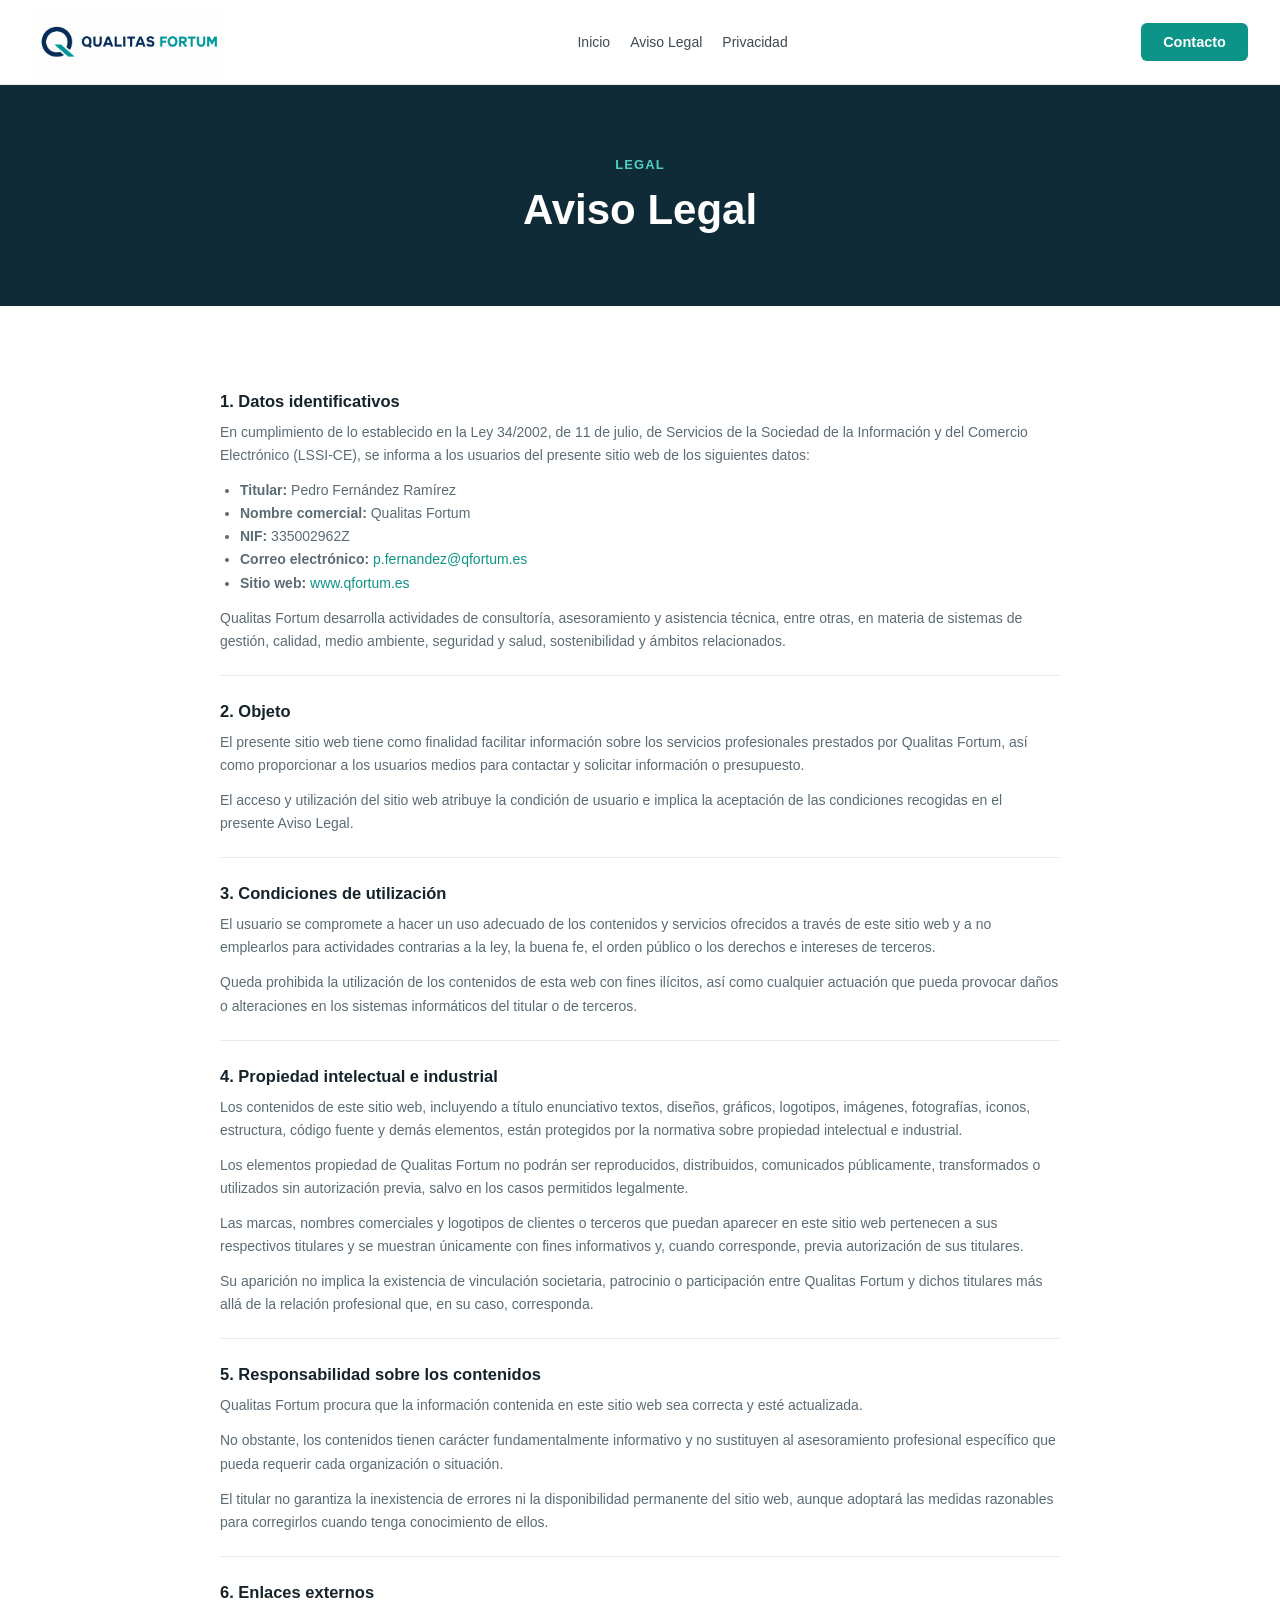
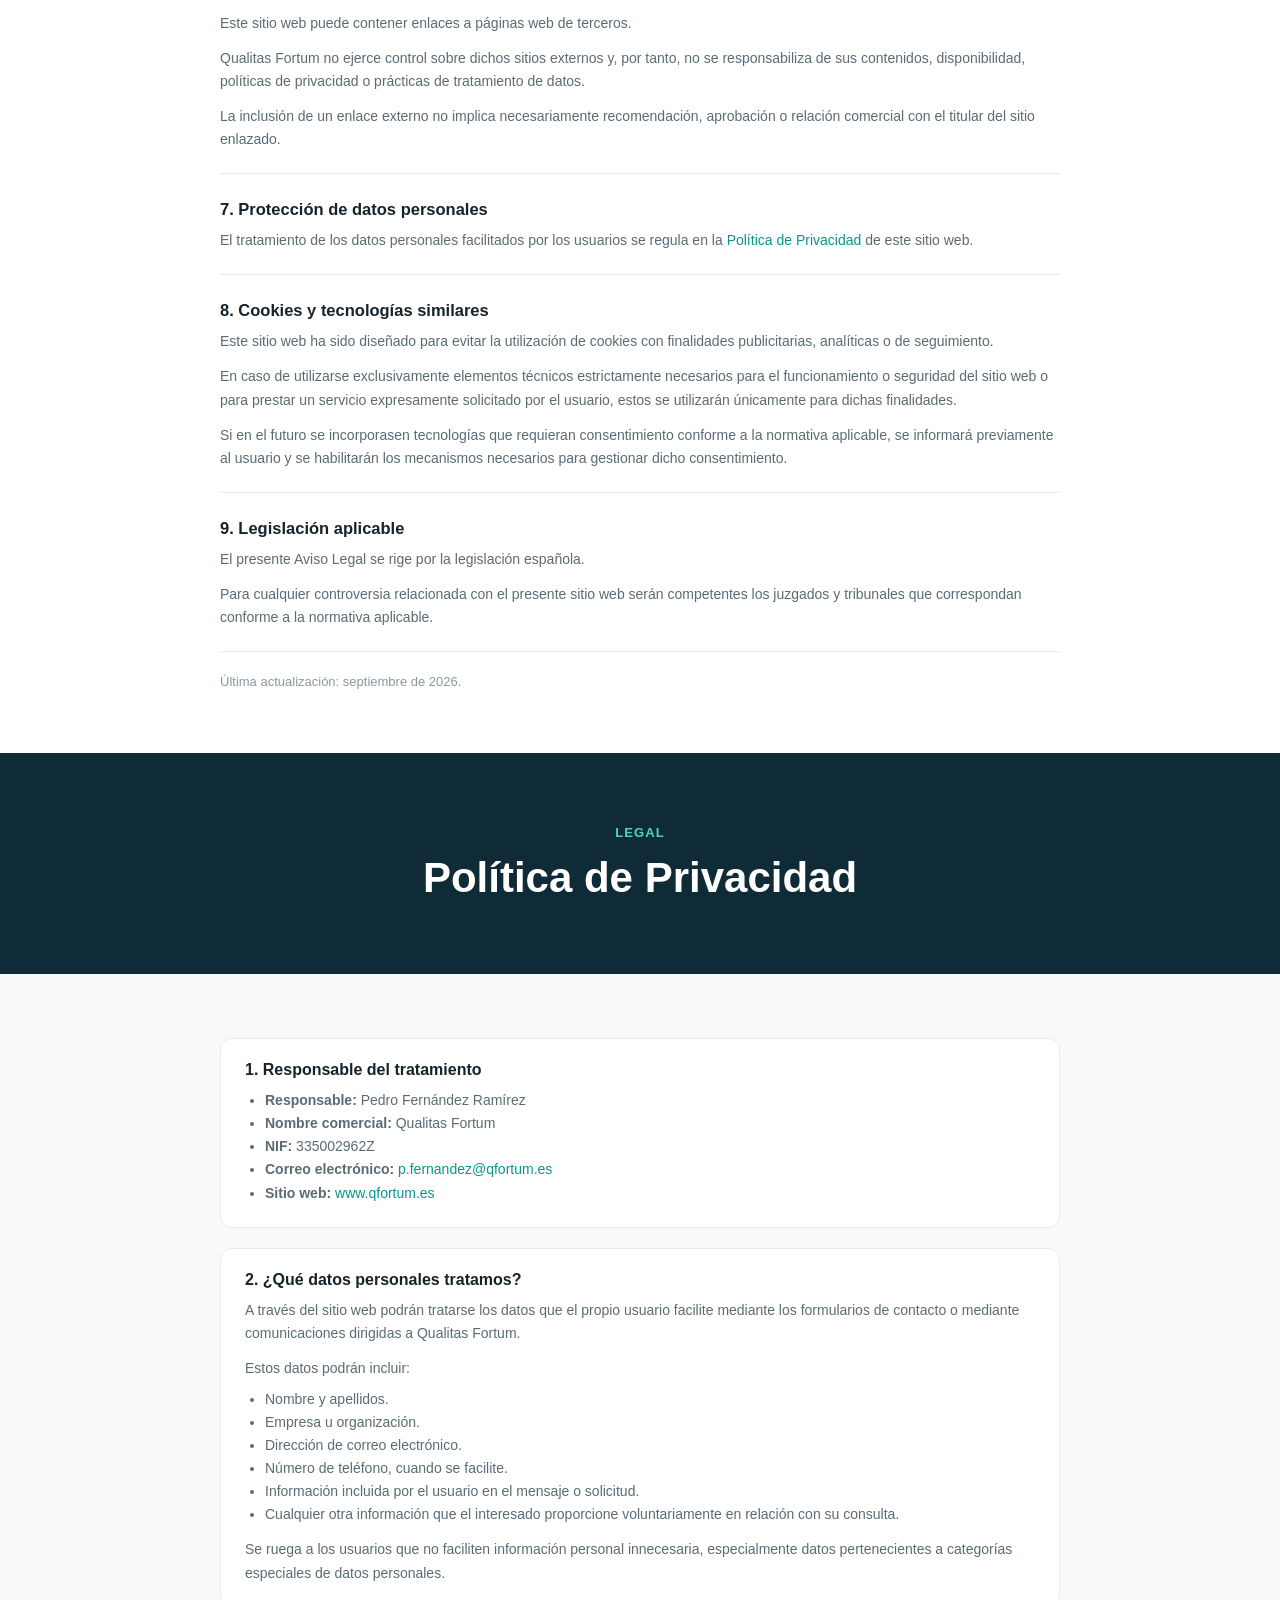
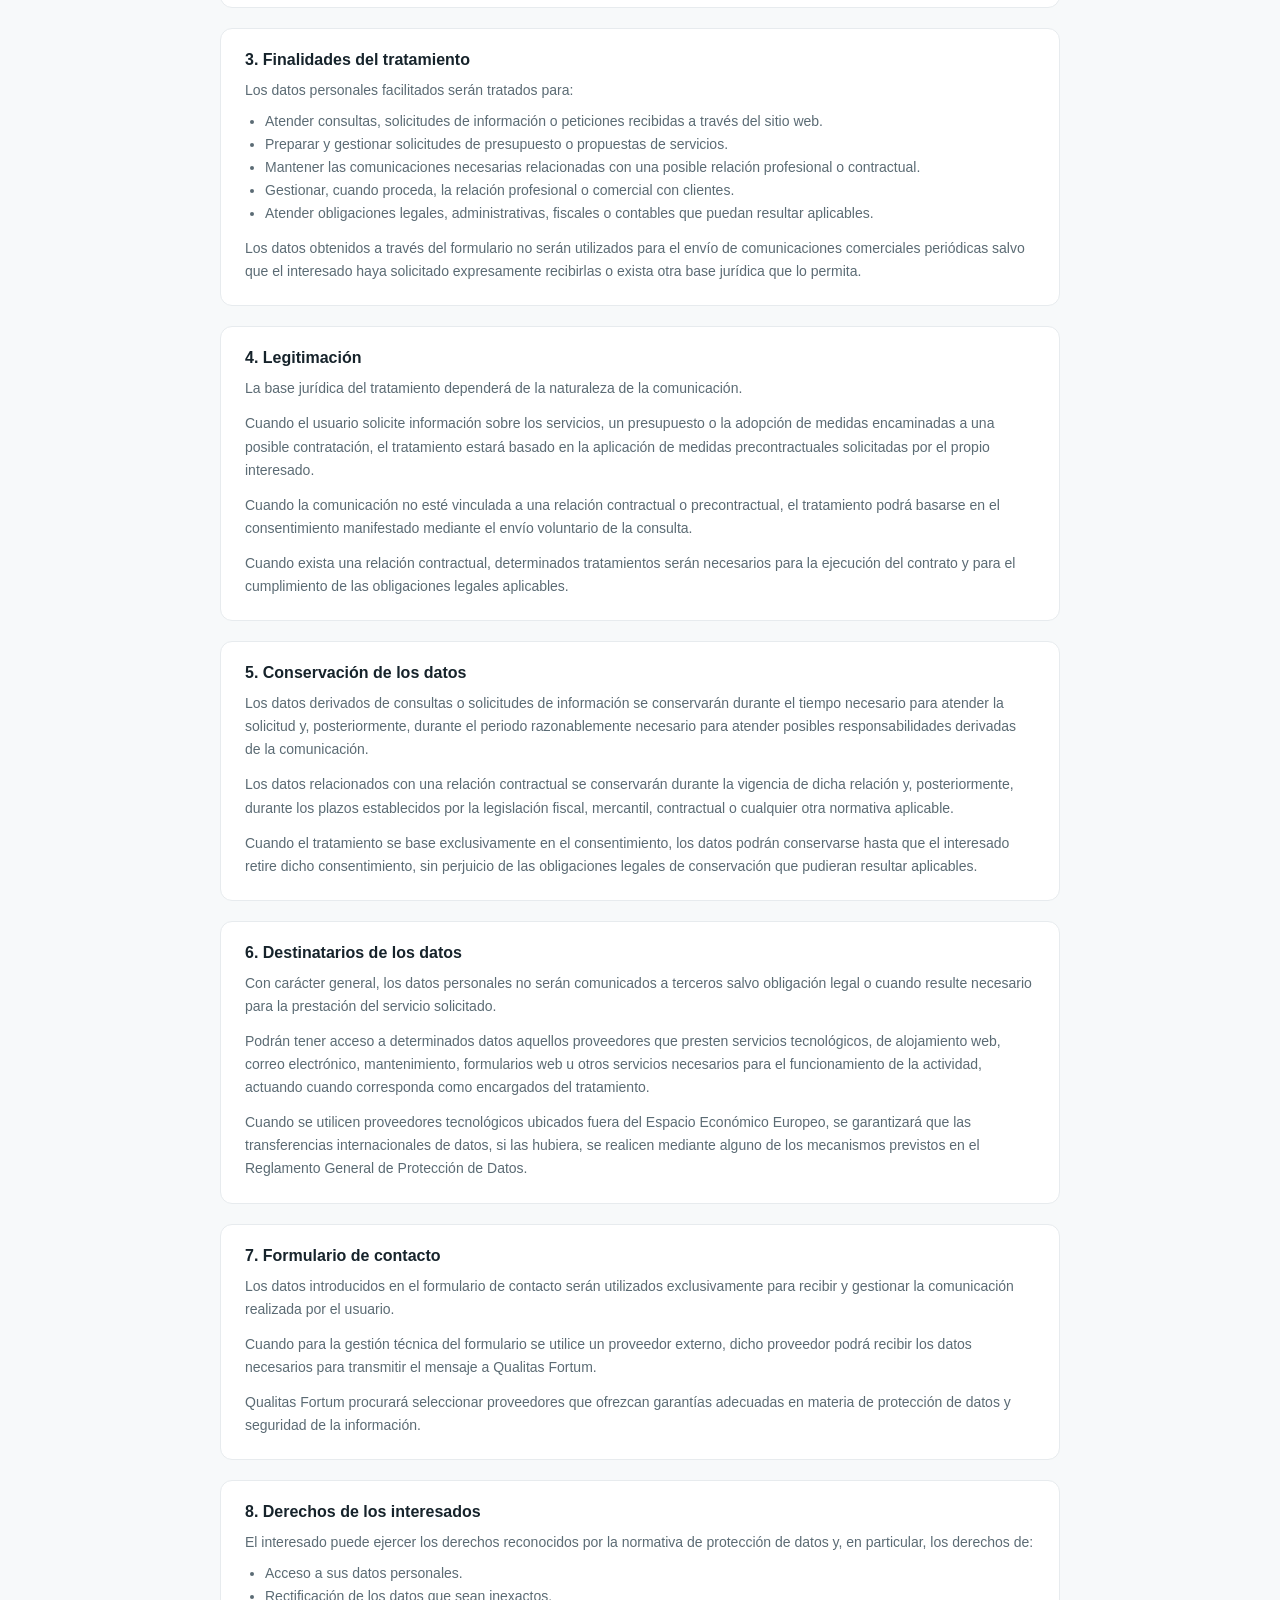
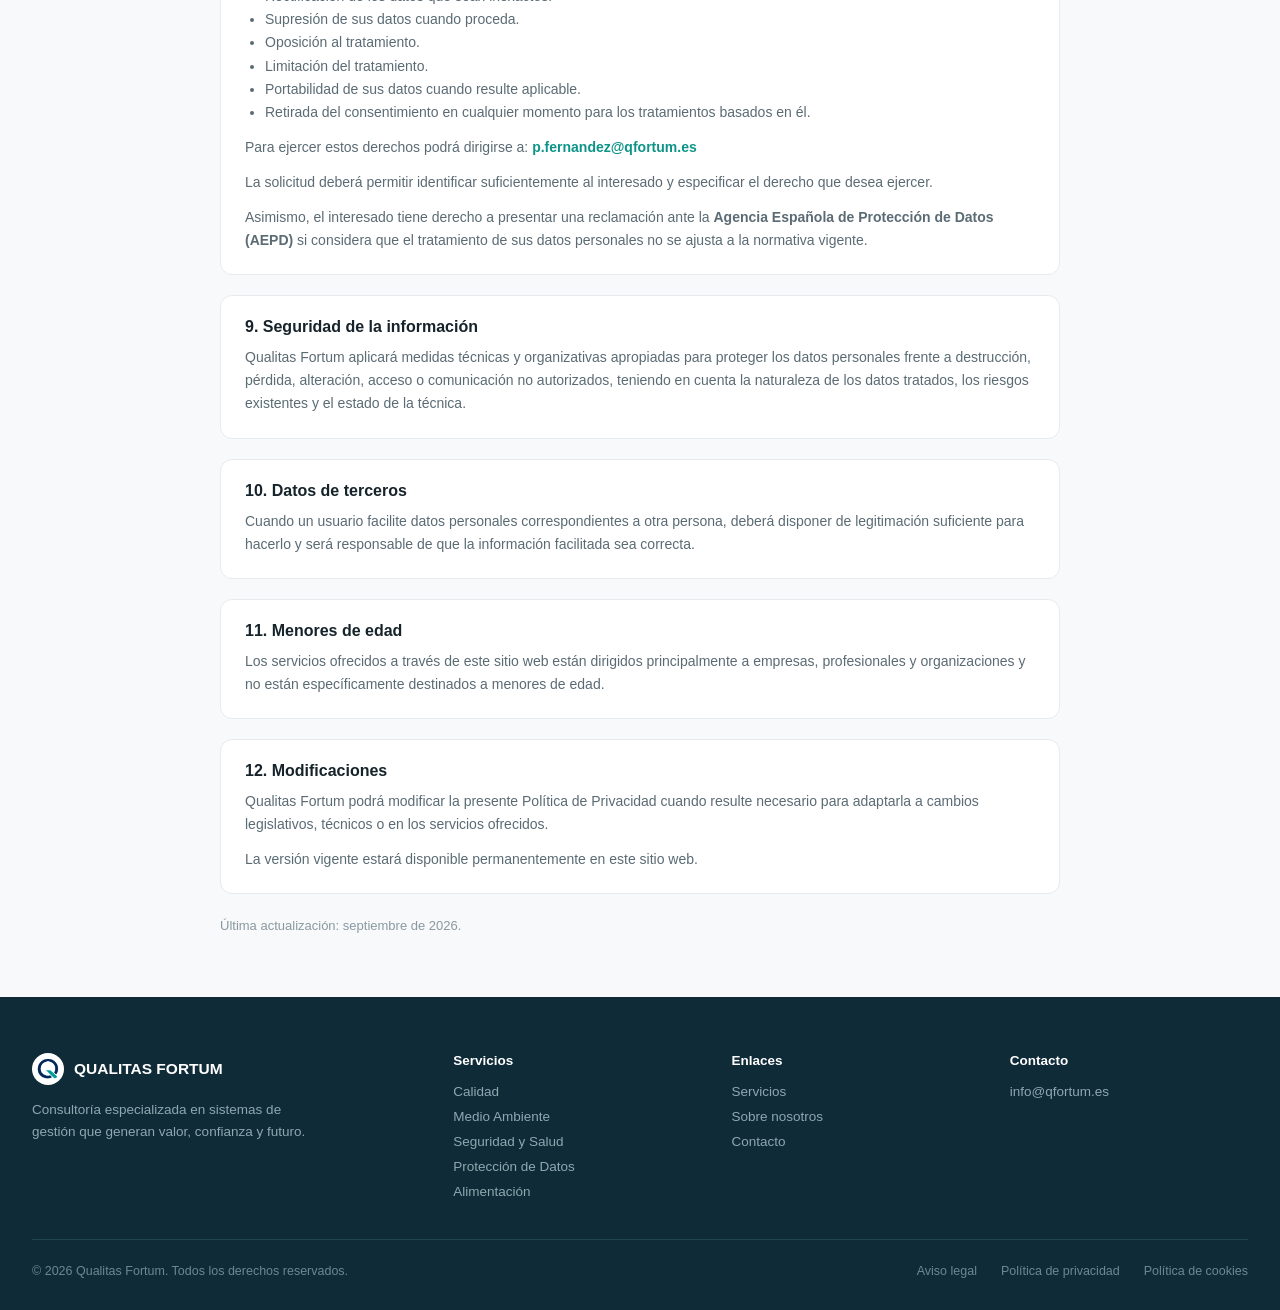
<file: legal.html>
<!DOCTYPE html>
<html lang="es">
<head>
  <meta charset="utf-8">
  <meta name="viewport" content="width=device-width, initial-scale=1">
  <title>Aviso legal y privacidad · Qualitas Fortum</title>
  <meta name="description" content="Qualitas Fortum, consultoría especializada en sistemas de gestión: calidad, medio ambiente, seguridad y salud, protección de datos y seguridad alimentaria.">
  <link rel="icon" href="assets/Logo-pequeño.png">
  <link rel="stylesheet" href="styles.css">
</head>
<body>
<div style="font-family: 'Helvetica Neue', Helvetica, Arial, sans-serif; color: #1e2a32; background: #ffffff; width: 100%;">

  <div style="position: sticky; top: 0; z-index: 100; width: 100%; background: #ffffff; border-bottom: 1px solid #e7ebee; box-sizing: border-box;">
    <div class="qf-sec" style="width: 100%; max-width: 1280px; margin: 0 auto; height: 84px; padding: 0 32px; display: flex; align-items: center; justify-content: space-between; box-sizing: border-box;">
      <a href="index.html" style="display: flex; align-items: center; gap: 12px;">
        <img src="assets/logo-qualitas-fortum.png" alt="Qualitas Fortum" style="height: 64px; width: auto; display: block; mix-blend-mode: multiply;">
      </a>
      <div class="qf-navlinks" style="display: flex; align-items: center; gap: 20px;">
        <a href="index.html" style="font-size: 14px; color: #3d4a52; font-weight: 500; white-space: nowrap;">Inicio</a>
        <a href="#condiciones" style="font-size: 14px; color: #3d4a52; font-weight: 500; white-space: nowrap;">Aviso Legal</a>
        <a href="#privacidad" style="font-size: 14px; color: #3d4a52; font-weight: 500; white-space: nowrap;">Privacidad</a>
      </div>
      <div style="display: flex; align-items: center; gap: 10px;">
        <a href="index.html#contacto" style="background: #0d9488; color: #ffffff; padding: 11px 22px; border-radius: 6px; font-size: 14.5px; font-weight: 600; white-space: nowrap;">Contacto</a>
        <button class="qf-burger" style="display: none; width: 40px; height: 40px; border: 1px solid #d6dde1; border-radius: 8px; background: #ffffff; align-items: center; justify-content: center; cursor: pointer; flex-shrink: 0;">
          <div style="width: 18px; height: 2px; background: #16232b; position: relative;">
            <div style="position: absolute; top: -6px; left: 0; width: 18px; height: 2px; background: #16232b;"></div>
            <div style="position: absolute; top: 6px; left: 0; width: 18px; height: 2px; background: #16232b;"></div>
          </div>
        </button>
      </div>
    </div>
    <div class="qf-mobile-menu qf-sec" style="display: none; flex-direction: column; padding: 8px 32px 20px; border-top: 1px solid #e7ebee; background: #ffffff;">
      <a href="index.html" style="font-size: 15.5px; color: #3d4a52; font-weight: 500; padding: 12px 0; border-bottom: 1px solid #f0f3f4;">Inicio</a>
      <a href="#condiciones" style="font-size: 15.5px; color: #3d4a52; font-weight: 500; padding: 12px 0; border-bottom: 1px solid #f0f3f4;">Aviso Legal</a>
      <a href="#privacidad" style="font-size: 15.5px; color: #3d4a52; font-weight: 500; padding: 12px 0;">Privacidad</a>
    </div>
  </div>

  <div id="condiciones" style="width: 100%; display: flex; justify-content: center; padding: 72px 32px; box-sizing: border-box; background: #0f2b38;">
    <div style="width: 100%; max-width: 1280px; text-align: center;">
      <div style="font-size: 13px; font-weight: 700; letter-spacing: 0.08em; color: #4fd1c5; margin-bottom: 14px;">LEGAL</div>
      <h1 style="font-size: 42px; font-weight: 700; color: #ffffff; margin: 0;">Aviso Legal</h1>
    </div>
  </div>

  <div style="width: 100%; display: flex; justify-content: center; padding: 64px 32px; box-sizing: border-box; background: #ffffff;">
    <div style="width: 100%; max-width: 840px; display: flex; flex-direction: column; gap: 4px;">

        <div style="padding: 22px 0; border-bottom: 1px solid #e7ebee;">
          <h3 style="font-size: 16.5px; font-weight: 700; color: #16232b; margin: 0 0 10px;">1. Datos identificativos</h3>
          <p style="font-size: 14px; color: #5b6b74; line-height: 1.65; margin: 0;">En cumplimiento de lo establecido en la Ley 34/2002, de 11 de julio, de Servicios de la Sociedad de la Información y del Comercio Electrónico (LSSI-CE), se informa a los usuarios del presente sitio web de los siguientes datos:</p>
          <ul style="font-size: 14px; color: #5b6b74; line-height: 1.65; margin: 12px 0 0; padding-left: 20px;">
            <li><strong>Titular:</strong> Pedro Fernández Ramírez</li>
            <li><strong>Nombre comercial:</strong> Qualitas Fortum</li>
            <li><strong>NIF:</strong> 335002962Z</li>
            <li><strong>Correo electrónico:</strong> <a href="mailto:p.fernandez@qfortum.es" style="color: #0d9488;">p.fernandez@qfortum.es</a></li>
            <li><strong>Sitio web:</strong> <a href="http://www.qfortum.es" style="color: #0d9488;">www.qfortum.es</a></li>
          </ul>
          <p style="font-size: 14px; color: #5b6b74; line-height: 1.65; margin: 12px 0 0;">Qualitas Fortum desarrolla actividades de consultoría, asesoramiento y asistencia técnica, entre otras, en materia de sistemas de gestión, calidad, medio ambiente, seguridad y salud, sostenibilidad y ámbitos relacionados.</p>
        </div>

        <div style="padding: 22px 0; border-bottom: 1px solid #e7ebee;">
          <h3 style="font-size: 16.5px; font-weight: 700; color: #16232b; margin: 0 0 10px;">2. Objeto</h3>
          <p style="font-size: 14px; color: #5b6b74; line-height: 1.65; margin: 0;">El presente sitio web tiene como finalidad facilitar información sobre los servicios profesionales prestados por Qualitas Fortum, así como proporcionar a los usuarios medios para contactar y solicitar información o presupuesto.</p>
          <p style="font-size: 14px; color: #5b6b74; line-height: 1.65; margin: 12px 0 0;">El acceso y utilización del sitio web atribuye la condición de usuario e implica la aceptación de las condiciones recogidas en el presente Aviso Legal.</p>
        </div>

        <div style="padding: 22px 0; border-bottom: 1px solid #e7ebee;">
          <h3 style="font-size: 16.5px; font-weight: 700; color: #16232b; margin: 0 0 10px;">3. Condiciones de utilización</h3>
          <p style="font-size: 14px; color: #5b6b74; line-height: 1.65; margin: 0;">El usuario se compromete a hacer un uso adecuado de los contenidos y servicios ofrecidos a través de este sitio web y a no emplearlos para actividades contrarias a la ley, la buena fe, el orden público o los derechos e intereses de terceros.</p>
          <p style="font-size: 14px; color: #5b6b74; line-height: 1.65; margin: 12px 0 0;">Queda prohibida la utilización de los contenidos de esta web con fines ilícitos, así como cualquier actuación que pueda provocar daños o alteraciones en los sistemas informáticos del titular o de terceros.</p>
        </div>

        <div style="padding: 22px 0; border-bottom: 1px solid #e7ebee;">
          <h3 style="font-size: 16.5px; font-weight: 700; color: #16232b; margin: 0 0 10px;">4. Propiedad intelectual e industrial</h3>
          <p style="font-size: 14px; color: #5b6b74; line-height: 1.65; margin: 0;">Los contenidos de este sitio web, incluyendo a título enunciativo textos, diseños, gráficos, logotipos, imágenes, fotografías, iconos, estructura, código fuente y demás elementos, están protegidos por la normativa sobre propiedad intelectual e industrial.</p>
          <p style="font-size: 14px; color: #5b6b74; line-height: 1.65; margin: 12px 0 0;">Los elementos propiedad de Qualitas Fortum no podrán ser reproducidos, distribuidos, comunicados públicamente, transformados o utilizados sin autorización previa, salvo en los casos permitidos legalmente.</p>
          <p style="font-size: 14px; color: #5b6b74; line-height: 1.65; margin: 12px 0 0;">Las marcas, nombres comerciales y logotipos de clientes o terceros que puedan aparecer en este sitio web pertenecen a sus respectivos titulares y se muestran únicamente con fines informativos y, cuando corresponde, previa autorización de sus titulares.</p>
          <p style="font-size: 14px; color: #5b6b74; line-height: 1.65; margin: 12px 0 0;">Su aparición no implica la existencia de vinculación societaria, patrocinio o participación entre Qualitas Fortum y dichos titulares más allá de la relación profesional que, en su caso, corresponda.</p>
        </div>

        <div style="padding: 22px 0; border-bottom: 1px solid #e7ebee;">
          <h3 style="font-size: 16.5px; font-weight: 700; color: #16232b; margin: 0 0 10px;">5. Responsabilidad sobre los contenidos</h3>
          <p style="font-size: 14px; color: #5b6b74; line-height: 1.65; margin: 0;">Qualitas Fortum procura que la información contenida en este sitio web sea correcta y esté actualizada.</p>
          <p style="font-size: 14px; color: #5b6b74; line-height: 1.65; margin: 12px 0 0;">No obstante, los contenidos tienen carácter fundamentalmente informativo y no sustituyen al asesoramiento profesional específico que pueda requerir cada organización o situación.</p>
          <p style="font-size: 14px; color: #5b6b74; line-height: 1.65; margin: 12px 0 0;">El titular no garantiza la inexistencia de errores ni la disponibilidad permanente del sitio web, aunque adoptará las medidas razonables para corregirlos cuando tenga conocimiento de ellos.</p>
        </div>

        <div style="padding: 22px 0; border-bottom: 1px solid #e7ebee;">
          <h3 style="font-size: 16.5px; font-weight: 700; color: #16232b; margin: 0 0 10px;">6. Enlaces externos</h3>
          <p style="font-size: 14px; color: #5b6b74; line-height: 1.65; margin: 0;">Este sitio web puede contener enlaces a páginas web de terceros.</p>
          <p style="font-size: 14px; color: #5b6b74; line-height: 1.65; margin: 12px 0 0;">Qualitas Fortum no ejerce control sobre dichos sitios externos y, por tanto, no se responsabiliza de sus contenidos, disponibilidad, políticas de privacidad o prácticas de tratamiento de datos.</p>
          <p style="font-size: 14px; color: #5b6b74; line-height: 1.65; margin: 12px 0 0;">La inclusión de un enlace externo no implica necesariamente recomendación, aprobación o relación comercial con el titular del sitio enlazado.</p>
        </div>

        <div style="padding: 22px 0; border-bottom: 1px solid #e7ebee;">
          <h3 style="font-size: 16.5px; font-weight: 700; color: #16232b; margin: 0 0 10px;">7. Protección de datos personales</h3>
          <p style="font-size: 14px; color: #5b6b74; line-height: 1.65; margin: 0;">El tratamiento de los datos personales facilitados por los usuarios se regula en la <a href="#privacidad" style="color: #0d9488;">Política de Privacidad</a> de este sitio web.</p>
        </div>

        <div style="padding: 22px 0; border-bottom: 1px solid #e7ebee;">
          <h3 style="font-size: 16.5px; font-weight: 700; color: #16232b; margin: 0 0 10px;">8. Cookies y tecnologías similares</h3>
          <p style="font-size: 14px; color: #5b6b74; line-height: 1.65; margin: 0;">Este sitio web ha sido diseñado para evitar la utilización de cookies con finalidades publicitarias, analíticas o de seguimiento.</p>
          <p style="font-size: 14px; color: #5b6b74; line-height: 1.65; margin: 12px 0 0;">En caso de utilizarse exclusivamente elementos técnicos estrictamente necesarios para el funcionamiento o seguridad del sitio web o para prestar un servicio expresamente solicitado por el usuario, estos se utilizarán únicamente para dichas finalidades.</p>
          <p style="font-size: 14px; color: #5b6b74; line-height: 1.65; margin: 12px 0 0;">Si en el futuro se incorporasen tecnologías que requieran consentimiento conforme a la normativa aplicable, se informará previamente al usuario y se habilitarán los mecanismos necesarios para gestionar dicho consentimiento.</p>
        </div>

        <div style="padding: 22px 0; border-bottom: 1px solid #e7ebee;">
          <h3 style="font-size: 16.5px; font-weight: 700; color: #16232b; margin: 0 0 10px;">9. Legislación aplicable</h3>
          <p style="font-size: 14px; color: #5b6b74; line-height: 1.65; margin: 0;">El presente Aviso Legal se rige por la legislación española.</p>
          <p style="font-size: 14px; color: #5b6b74; line-height: 1.65; margin: 12px 0 0;">Para cualquier controversia relacionada con el presente sitio web serán competentes los juzgados y tribunales que correspondan conforme a la normativa aplicable.</p>
        </div>

        <p style="font-size: 13px; color: #8a99a1; margin: 18px 0 0;">Última actualización: septiembre de 2026.</p>

    </div>
  </div>

  <div id="privacidad" style="width: 100%; display: flex; justify-content: center; padding: 72px 32px; box-sizing: border-box; background: #0f2b38;">
    <div style="width: 100%; max-width: 1280px; text-align: center;">
      <div style="font-size: 13px; font-weight: 700; letter-spacing: 0.08em; color: #4fd1c5; margin-bottom: 14px;">LEGAL</div>
      <h1 style="font-size: 42px; font-weight: 700; color: #ffffff; margin: 0;">Política de Privacidad</h1>
    </div>
  </div>

  <div style="width: 100%; display: flex; justify-content: center; padding: 64px 32px; box-sizing: border-box; background: #f7f9fa;">
    <div style="width: 100%; max-width: 840px; display: flex; flex-direction: column; gap: 4px;">

        <div style="background: #ffffff; border: 1px solid #e7ebee; border-radius: 12px; padding: 22px 24px; margin-bottom: 16px;">
          <h3 style="font-size: 16px; font-weight: 700; color: #16232b; margin: 0 0 10px;">1. Responsable del tratamiento</h3>
          <ul style="font-size: 14px; color: #5b6b74; line-height: 1.65; margin: 0; padding-left: 20px;">
            <li><strong>Responsable:</strong> Pedro Fernández Ramírez</li>
            <li><strong>Nombre comercial:</strong> Qualitas Fortum</li>
            <li><strong>NIF:</strong> 335002962Z</li>
            <li><strong>Correo electrónico:</strong> <a href="mailto:p.fernandez@qfortum.es" style="color: #0d9488;">p.fernandez@qfortum.es</a></li>
            <li><strong>Sitio web:</strong> <a href="http://www.qfortum.es" style="color: #0d9488;">www.qfortum.es</a></li>
          </ul>
        </div>

        <div style="background: #ffffff; border: 1px solid #e7ebee; border-radius: 12px; padding: 22px 24px; margin-bottom: 16px;">
          <h3 style="font-size: 16px; font-weight: 700; color: #16232b; margin: 0 0 10px;">2. ¿Qué datos personales tratamos?</h3>
          <p style="font-size: 14px; color: #5b6b74; line-height: 1.65; margin: 0;">A través del sitio web podrán tratarse los datos que el propio usuario facilite mediante los formularios de contacto o mediante comunicaciones dirigidas a Qualitas Fortum.</p>
          <p style="font-size: 14px; color: #5b6b74; line-height: 1.65; margin: 12px 0 0;">Estos datos podrán incluir:</p>
          <ul style="font-size: 14px; color: #5b6b74; line-height: 1.65; margin: 8px 0 0; padding-left: 20px;">
            <li>Nombre y apellidos.</li>
            <li>Empresa u organización.</li>
            <li>Dirección de correo electrónico.</li>
            <li>Número de teléfono, cuando se facilite.</li>
            <li>Información incluida por el usuario en el mensaje o solicitud.</li>
            <li>Cualquier otra información que el interesado proporcione voluntariamente en relación con su consulta.</li>
          </ul>
          <p style="font-size: 14px; color: #5b6b74; line-height: 1.65; margin: 12px 0 0;">Se ruega a los usuarios que no faciliten información personal innecesaria, especialmente datos pertenecientes a categorías especiales de datos personales.</p>
        </div>

        <div style="background: #ffffff; border: 1px solid #e7ebee; border-radius: 12px; padding: 22px 24px; margin-bottom: 16px;">
          <h3 style="font-size: 16px; font-weight: 700; color: #16232b; margin: 0 0 10px;">3. Finalidades del tratamiento</h3>
          <p style="font-size: 14px; color: #5b6b74; line-height: 1.65; margin: 0;">Los datos personales facilitados serán tratados para:</p>
          <ul style="font-size: 14px; color: #5b6b74; line-height: 1.65; margin: 8px 0 0; padding-left: 20px;">
            <li>Atender consultas, solicitudes de información o peticiones recibidas a través del sitio web.</li>
            <li>Preparar y gestionar solicitudes de presupuesto o propuestas de servicios.</li>
            <li>Mantener las comunicaciones necesarias relacionadas con una posible relación profesional o contractual.</li>
            <li>Gestionar, cuando proceda, la relación profesional o comercial con clientes.</li>
            <li>Atender obligaciones legales, administrativas, fiscales o contables que puedan resultar aplicables.</li>
          </ul>
          <p style="font-size: 14px; color: #5b6b74; line-height: 1.65; margin: 12px 0 0;">Los datos obtenidos a través del formulario no serán utilizados para el envío de comunicaciones comerciales periódicas salvo que el interesado haya solicitado expresamente recibirlas o exista otra base jurídica que lo permita.</p>
        </div>

        <div style="background: #ffffff; border: 1px solid #e7ebee; border-radius: 12px; padding: 22px 24px; margin-bottom: 16px;">
          <h3 style="font-size: 16px; font-weight: 700; color: #16232b; margin: 0 0 10px;">4. Legitimación</h3>
          <p style="font-size: 14px; color: #5b6b74; line-height: 1.65; margin: 0;">La base jurídica del tratamiento dependerá de la naturaleza de la comunicación.</p>
          <p style="font-size: 14px; color: #5b6b74; line-height: 1.65; margin: 12px 0 0;">Cuando el usuario solicite información sobre los servicios, un presupuesto o la adopción de medidas encaminadas a una posible contratación, el tratamiento estará basado en la aplicación de medidas precontractuales solicitadas por el propio interesado.</p>
          <p style="font-size: 14px; color: #5b6b74; line-height: 1.65; margin: 12px 0 0;">Cuando la comunicación no esté vinculada a una relación contractual o precontractual, el tratamiento podrá basarse en el consentimiento manifestado mediante el envío voluntario de la consulta.</p>
          <p style="font-size: 14px; color: #5b6b74; line-height: 1.65; margin: 12px 0 0;">Cuando exista una relación contractual, determinados tratamientos serán necesarios para la ejecución del contrato y para el cumplimiento de las obligaciones legales aplicables.</p>
        </div>

        <div style="background: #ffffff; border: 1px solid #e7ebee; border-radius: 12px; padding: 22px 24px; margin-bottom: 16px;">
          <h3 style="font-size: 16px; font-weight: 700; color: #16232b; margin: 0 0 10px;">5. Conservación de los datos</h3>
          <p style="font-size: 14px; color: #5b6b74; line-height: 1.65; margin: 0;">Los datos derivados de consultas o solicitudes de información se conservarán durante el tiempo necesario para atender la solicitud y, posteriormente, durante el periodo razonablemente necesario para atender posibles responsabilidades derivadas de la comunicación.</p>
          <p style="font-size: 14px; color: #5b6b74; line-height: 1.65; margin: 12px 0 0;">Los datos relacionados con una relación contractual se conservarán durante la vigencia de dicha relación y, posteriormente, durante los plazos establecidos por la legislación fiscal, mercantil, contractual o cualquier otra normativa aplicable.</p>
          <p style="font-size: 14px; color: #5b6b74; line-height: 1.65; margin: 12px 0 0;">Cuando el tratamiento se base exclusivamente en el consentimiento, los datos podrán conservarse hasta que el interesado retire dicho consentimiento, sin perjuicio de las obligaciones legales de conservación que pudieran resultar aplicables.</p>
        </div>

        <div style="background: #ffffff; border: 1px solid #e7ebee; border-radius: 12px; padding: 22px 24px; margin-bottom: 16px;">
          <h3 style="font-size: 16px; font-weight: 700; color: #16232b; margin: 0 0 10px;">6. Destinatarios de los datos</h3>
          <p style="font-size: 14px; color: #5b6b74; line-height: 1.65; margin: 0;">Con carácter general, los datos personales no serán comunicados a terceros salvo obligación legal o cuando resulte necesario para la prestación del servicio solicitado.</p>
          <p style="font-size: 14px; color: #5b6b74; line-height: 1.65; margin: 12px 0 0;">Podrán tener acceso a determinados datos aquellos proveedores que presten servicios tecnológicos, de alojamiento web, correo electrónico, mantenimiento, formularios web u otros servicios necesarios para el funcionamiento de la actividad, actuando cuando corresponda como encargados del tratamiento.</p>
          <p style="font-size: 14px; color: #5b6b74; line-height: 1.65; margin: 12px 0 0;">Cuando se utilicen proveedores tecnológicos ubicados fuera del Espacio Económico Europeo, se garantizará que las transferencias internacionales de datos, si las hubiera, se realicen mediante alguno de los mecanismos previstos en el Reglamento General de Protección de Datos.</p>
        </div>

        <div style="background: #ffffff; border: 1px solid #e7ebee; border-radius: 12px; padding: 22px 24px; margin-bottom: 16px;">
          <h3 style="font-size: 16px; font-weight: 700; color: #16232b; margin: 0 0 10px;">7. Formulario de contacto</h3>
          <p style="font-size: 14px; color: #5b6b74; line-height: 1.65; margin: 0;">Los datos introducidos en el formulario de contacto serán utilizados exclusivamente para recibir y gestionar la comunicación realizada por el usuario.</p>
          <p style="font-size: 14px; color: #5b6b74; line-height: 1.65; margin: 12px 0 0;">Cuando para la gestión técnica del formulario se utilice un proveedor externo, dicho proveedor podrá recibir los datos necesarios para transmitir el mensaje a Qualitas Fortum.</p>
          <p style="font-size: 14px; color: #5b6b74; line-height: 1.65; margin: 12px 0 0;">Qualitas Fortum procurará seleccionar proveedores que ofrezcan garantías adecuadas en materia de protección de datos y seguridad de la información.</p>
        </div>

        <div style="background: #ffffff; border: 1px solid #e7ebee; border-radius: 12px; padding: 22px 24px; margin-bottom: 16px;">
          <h3 style="font-size: 16px; font-weight: 700; color: #16232b; margin: 0 0 10px;">8. Derechos de los interesados</h3>
          <p style="font-size: 14px; color: #5b6b74; line-height: 1.65; margin: 0;">El interesado puede ejercer los derechos reconocidos por la normativa de protección de datos y, en particular, los derechos de:</p>
          <ul style="font-size: 14px; color: #5b6b74; line-height: 1.65; margin: 8px 0 0; padding-left: 20px;">
            <li>Acceso a sus datos personales.</li>
            <li>Rectificación de los datos que sean inexactos.</li>
            <li>Supresión de sus datos cuando proceda.</li>
            <li>Oposición al tratamiento.</li>
            <li>Limitación del tratamiento.</li>
            <li>Portabilidad de sus datos cuando resulte aplicable.</li>
            <li>Retirada del consentimiento en cualquier momento para los tratamientos basados en él.</li>
          </ul>
          <p style="font-size: 14px; color: #5b6b74; line-height: 1.65; margin: 12px 0 0;">Para ejercer estos derechos podrá dirigirse a: <a href="mailto:p.fernandez@qfortum.es" style="color: #0d9488; font-weight: 600;">p.fernandez@qfortum.es</a></p>
          <p style="font-size: 14px; color: #5b6b74; line-height: 1.65; margin: 12px 0 0;">La solicitud deberá permitir identificar suficientemente al interesado y especificar el derecho que desea ejercer.</p>
          <p style="font-size: 14px; color: #5b6b74; line-height: 1.65; margin: 12px 0 0;">Asimismo, el interesado tiene derecho a presentar una reclamación ante la <strong>Agencia Española de Protección de Datos (AEPD)</strong> si considera que el tratamiento de sus datos personales no se ajusta a la normativa vigente.</p>
        </div>

        <div style="background: #ffffff; border: 1px solid #e7ebee; border-radius: 12px; padding: 22px 24px; margin-bottom: 16px;">
          <h3 style="font-size: 16px; font-weight: 700; color: #16232b; margin: 0 0 10px;">9. Seguridad de la información</h3>
          <p style="font-size: 14px; color: #5b6b74; line-height: 1.65; margin: 0;">Qualitas Fortum aplicará medidas técnicas y organizativas apropiadas para proteger los datos personales frente a destrucción, pérdida, alteración, acceso o comunicación no autorizados, teniendo en cuenta la naturaleza de los datos tratados, los riesgos existentes y el estado de la técnica.</p>
        </div>

        <div style="background: #ffffff; border: 1px solid #e7ebee; border-radius: 12px; padding: 22px 24px; margin-bottom: 16px;">
          <h3 style="font-size: 16px; font-weight: 700; color: #16232b; margin: 0 0 10px;">10. Datos de terceros</h3>
          <p style="font-size: 14px; color: #5b6b74; line-height: 1.65; margin: 0;">Cuando un usuario facilite datos personales correspondientes a otra persona, deberá disponer de legitimación suficiente para hacerlo y será responsable de que la información facilitada sea correcta.</p>
        </div>

        <div style="background: #ffffff; border: 1px solid #e7ebee; border-radius: 12px; padding: 22px 24px; margin-bottom: 16px;">
          <h3 style="font-size: 16px; font-weight: 700; color: #16232b; margin: 0 0 10px;">11. Menores de edad</h3>
          <p style="font-size: 14px; color: #5b6b74; line-height: 1.65; margin: 0;">Los servicios ofrecidos a través de este sitio web están dirigidos principalmente a empresas, profesionales y organizaciones y no están específicamente destinados a menores de edad.</p>
        </div>

        <div style="background: #ffffff; border: 1px solid #e7ebee; border-radius: 12px; padding: 22px 24px; margin-bottom: 16px;">
          <h3 style="font-size: 16px; font-weight: 700; color: #16232b; margin: 0 0 10px;">12. Modificaciones</h3>
          <p style="font-size: 14px; color: #5b6b74; line-height: 1.65; margin: 0;">Qualitas Fortum podrá modificar la presente Política de Privacidad cuando resulte necesario para adaptarla a cambios legislativos, técnicos o en los servicios ofrecidos.</p>
          <p style="font-size: 14px; color: #5b6b74; line-height: 1.65; margin: 12px 0 0;">La versión vigente estará disponible permanentemente en este sitio web.</p>
        </div>

        <p style="font-size: 13px; color: #8a99a1; margin: 4px 0 0;">Última actualización: septiembre de 2026.</p>

    </div>
  </div>

  <div style="width: 100%; display: flex; justify-content: center; padding: 56px 32px 32px; box-sizing: border-box; background: #0f2b38;">
    <div style="width: 100%; max-width: 1280px;">
      <div class="qf-grid-4" style="display: grid; grid-template-columns: 1.6fr 1fr 1fr 1fr; gap: 40px; padding-bottom: 40px; border-bottom: 1px solid #1e4351;">
        <div>
          <div style="display: flex; align-items: center; gap: 10px; margin-bottom: 14px;">
            <img src="assets/Logo-pequeño.png" alt="Qualitas Fortum" style="width: 32px; height: 32px; display: block; background: #ffffff; border-radius: 50%; box-sizing: border-box; padding: 4px;">
            <div style="font-size: 15.5px; font-weight: 700; color: #ffffff;">QUALITAS FORTUM</div>
          </div>
          <p style="font-size: 13.5px; color: #8fa8b0; line-height: 1.6; max-width: 280px; margin: 0;">Consultoría especializada en sistemas de gestión que generan valor, confianza y futuro.</p>
        </div>
        <div>
          <div style="font-size: 13.5px; font-weight: 700; color: #ffffff; margin-bottom: 16px;">Servicios</div>
          <div style="display: flex; flex-direction: column; gap: 10px;">
            <a href="sistema-calidad.html" style="font-size: 13.5px; color: #8fa8b0;">Calidad</a>
            <a href="sistema-medioambiente.html" style="font-size: 13.5px; color: #8fa8b0;">Medio Ambiente</a>
            <a href="sistema-riesgos-laborales.html" style="font-size: 13.5px; color: #8fa8b0;">Seguridad y Salud</a>
            <a href="sistema-proteccion-datos.html" style="font-size: 13.5px; color: #8fa8b0;">Protección de Datos</a>
            <a href="sistema-alimentario.html" style="font-size: 13.5px; color: #8fa8b0;">Alimentación</a>
          </div>
        </div>
        <div>
          <div style="font-size: 13.5px; font-weight: 700; color: #ffffff; margin-bottom: 16px;">Enlaces</div>
          <div style="display: flex; flex-direction: column; gap: 10px;">
            <a href="index.html#servicios" style="font-size: 13.5px; color: #8fa8b0;">Servicios</a>
            <a href="index.html#nosotros" style="font-size: 13.5px; color: #8fa8b0;">Sobre nosotros</a>
            <a href="index.html#contacto" style="font-size: 13.5px; color: #8fa8b0;">Contacto</a>
          </div>
        </div>
        <div>
          <div style="font-size: 13.5px; font-weight: 700; color: #ffffff; margin-bottom: 16px;">Contacto</div>
          <div style="display: flex; flex-direction: column; gap: 10px;">
            <div style="font-size: 13.5px; color: #8fa8b0;">info@qfortum.es</div>
          </div>
        </div>
      </div>
      <div style="display: flex; align-items: center; justify-content: space-between; padding-top: 24px; flex-wrap: wrap; gap: 12px;">
        <div style="font-size: 12.5px; color: #6d8891;">© 2026 Qualitas Fortum. Todos los derechos reservados.</div>
        <div style="display: flex; gap: 24px;">
          <a href="legal.html#condiciones" style="font-size: 12.5px; color: #6d8891;">Aviso legal</a>
          <a href="legal.html#privacidad" style="font-size: 12.5px; color: #6d8891;">Política de privacidad</a>
          <a href="legal.html#privacidad" style="font-size: 12.5px; color: #6d8891;">Política de cookies</a>
        </div>
      </div>
    </div>
  </div>

</div>
<script>
(function () {
  var burger = document.querySelector('.qf-burger');
  var menu = document.querySelector('.qf-mobile-menu');
  if (!burger || !menu) return;
  burger.addEventListener('click', function () {
    menu.style.display = menu.style.display === 'flex' ? 'none' : 'flex';
  });
  menu.addEventListener('click', function (e) {
    if (e.target.tagName === 'A') menu.style.display = 'none';
  });
})();
</script>
</body>
</html>
</file>
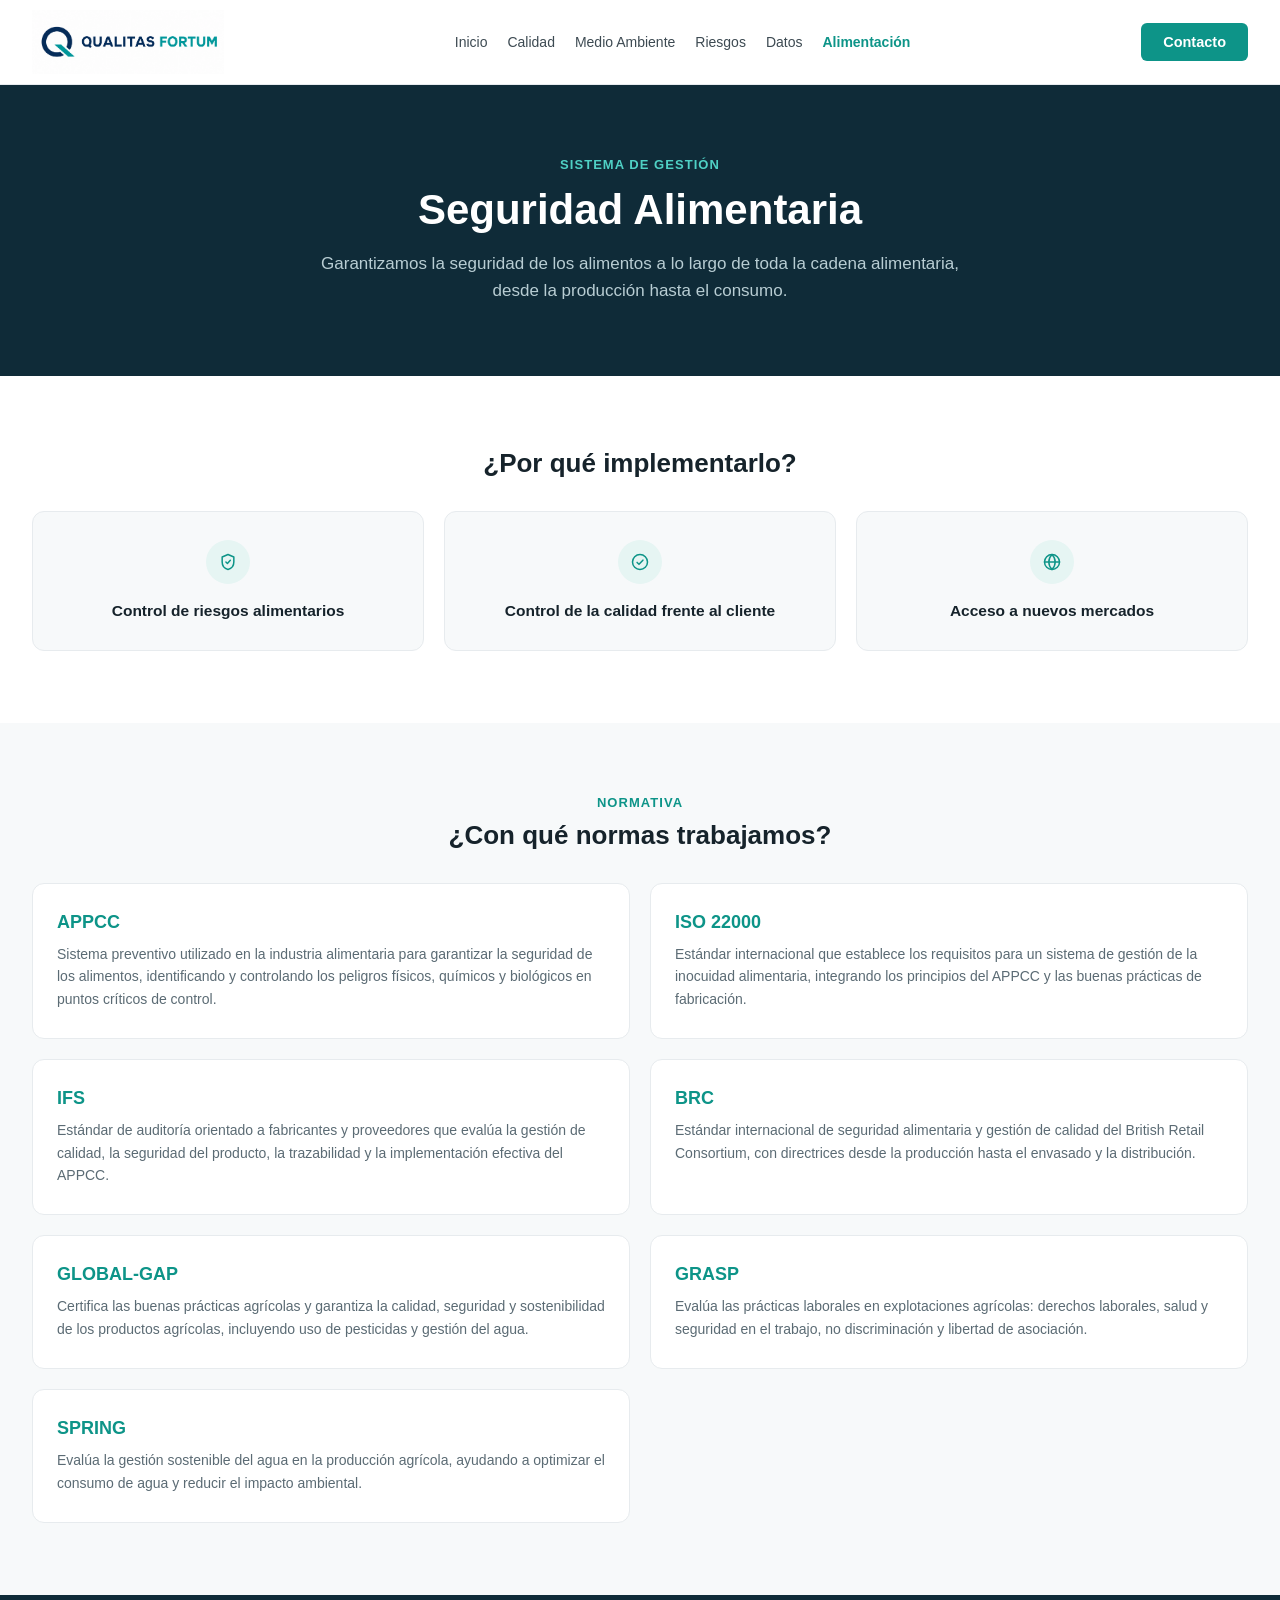
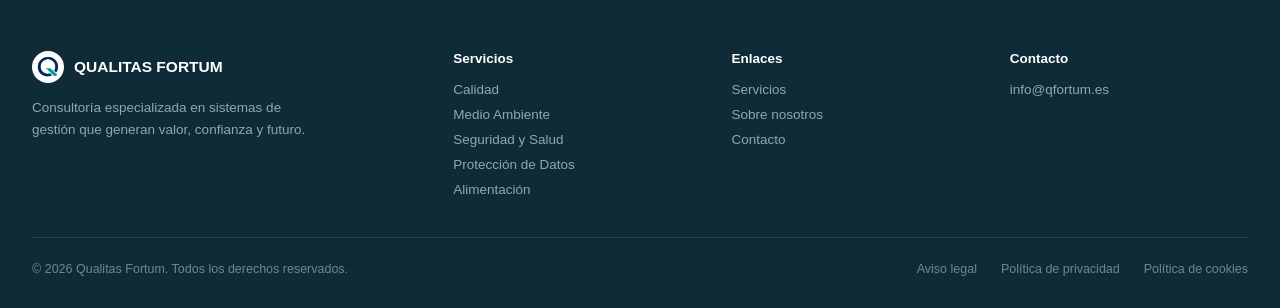
<file: sistema-alimentario.html>
<!DOCTYPE html>
<html lang="es">
<head>
  <meta charset="utf-8">
  <meta name="viewport" content="width=device-width, initial-scale=1">
  <title>Seguridad Alimentaria · Qualitas Fortum</title>
  <meta name="description" content="Qualitas Fortum, consultoría especializada en sistemas de gestión: calidad, medio ambiente, seguridad y salud, protección de datos y seguridad alimentaria.">
  <link rel="icon" href="assets/Logo-pequeño.png">
  <link rel="stylesheet" href="styles.css">
  <link rel="canonical" href="https://www.qfortum.es/sistema-alimentario.html">
</head>
<body>
<div style="font-family: 'Helvetica Neue', Helvetica, Arial, sans-serif; color: #1e2a32; background: #ffffff; width: 100%;">

  <div style="position: sticky; top: 0; z-index: 100; width: 100%; background: #ffffff; border-bottom: 1px solid #e7ebee; box-sizing: border-box;">
    <div class="qf-sec" style="width: 100%; max-width: 1280px; margin: 0 auto; height: 84px; padding: 0 32px; display: flex; align-items: center; justify-content: space-between; box-sizing: border-box;">
      <a href="index.html" style="display: flex; align-items: center; gap: 12px;">
        <img src="assets/logo-qualitas-fortum.png" alt="Qualitas Fortum" style="height: 64px; width: auto; display: block; mix-blend-mode: multiply;">
      </a>
      <div class="qf-navlinks" style="display: flex; align-items: center; gap: 20px;">
        <a href="index.html" style="font-size: 14px; color: #3d4a52; font-weight: 500; white-space: nowrap;">Inicio</a>
        <a href="sistema-calidad.html" style="font-size: 14px; color: #3d4a52; font-weight: 500; white-space: nowrap;">Calidad</a>
        <a href="sistema-medioambiente.html" style="font-size: 14px; color: #3d4a52; font-weight: 500; white-space: nowrap;">Medio Ambiente</a>
        <a href="sistema-riesgos-laborales.html" style="font-size: 14px; color: #3d4a52; font-weight: 500; white-space: nowrap;">Riesgos</a>
        <a href="sistema-proteccion-datos.html" style="font-size: 14px; color: #3d4a52; font-weight: 500; white-space: nowrap;">Datos</a>
        <a href="sistema-alimentario.html" style="font-size: 14px; color: #0d9488; font-weight: 700; white-space: nowrap;">Alimentación</a>
      </div>
      <div style="display: flex; align-items: center; gap: 10px;">
        <a href="index.html#contacto" style="background: #0d9488; color: #ffffff; padding: 11px 22px; border-radius: 6px; font-size: 14.5px; font-weight: 600; white-space: nowrap;">Contacto</a>
        <button class="qf-burger" style="display: none; width: 40px; height: 40px; border: 1px solid #d6dde1; border-radius: 8px; background: #ffffff; align-items: center; justify-content: center; cursor: pointer; flex-shrink: 0;">
          <div style="width: 18px; height: 2px; background: #16232b; position: relative;">
            <div style="position: absolute; top: -6px; left: 0; width: 18px; height: 2px; background: #16232b;"></div>
            <div style="position: absolute; top: 6px; left: 0; width: 18px; height: 2px; background: #16232b;"></div>
          </div>
        </button>
      </div>
    </div>
    <div class="qf-mobile-menu qf-sec" style="display: none; flex-direction: column; padding: 8px 32px 20px; border-top: 1px solid #e7ebee; background: #ffffff;">
      <a href="index.html" style="font-size: 15.5px; color: #3d4a52; font-weight: 500; padding: 12px 0; border-bottom: 1px solid #f0f3f4;">Inicio</a>
      <a href="sistema-calidad.html" style="font-size: 15.5px; color: #3d4a52; font-weight: 500; padding: 12px 0; border-bottom: 1px solid #f0f3f4;">Calidad</a>
      <a href="sistema-medioambiente.html" style="font-size: 15.5px; color: #3d4a52; font-weight: 500; padding: 12px 0; border-bottom: 1px solid #f0f3f4;">Medio Ambiente</a>
      <a href="sistema-riesgos-laborales.html" style="font-size: 15.5px; color: #3d4a52; font-weight: 500; padding: 12px 0; border-bottom: 1px solid #f0f3f4;">Riesgos</a>
      <a href="sistema-proteccion-datos.html" style="font-size: 15.5px; color: #3d4a52; font-weight: 500; padding: 12px 0; border-bottom: 1px solid #f0f3f4;">Datos</a>
      <a href="sistema-alimentario.html" style="font-size: 15.5px; color: #0d9488; font-weight: 700; padding: 12px 0;">Alimentación</a>
    </div>
  </div>

  <div style="width: 100%; display: flex; justify-content: center; padding: 72px 32px; box-sizing: border-box; background: #0f2b38;">
    <div style="width: 100%; max-width: 1280px; text-align: center;">
      <div style="font-size: 13px; font-weight: 700; letter-spacing: 0.08em; color: #4fd1c5; margin-bottom: 14px;">SISTEMA DE GESTIÓN</div>
      <h1 style="font-size: 42px; font-weight: 700; color: #ffffff; margin: 0 0 16px;">Seguridad Alimentaria</h1>
      <p style="font-size: 17px; color: #b8cdd3; max-width: 640px; margin: 0 auto; line-height: 1.6;">Garantizamos la seguridad de los alimentos a lo largo de toda la cadena alimentaria, desde la producción hasta el consumo.</p>
    </div>
  </div>

  <div style="width: 100%; display: flex; justify-content: center; padding: 72px 32px; box-sizing: border-box; background: #ffffff;">
    <div style="width: 100%; max-width: 1280px;">
      <h2 style="font-size: 26px; font-weight: 700; color: #16232b; margin: 0 0 32px; text-align: center;">¿Por qué implementarlo?</h2>
      <div class="qf-grid-3" style="display: grid; grid-template-columns: repeat(3, 1fr); gap: 20px;">
        <div style="background: #f7f9fa; border: 1px solid #e7ebee; border-radius: 12px; padding: 28px 24px; text-align: center;">
          <div style="width: 44px; height: 44px; border-radius: 50%; background: #e6f5f3; display: flex; align-items: center; justify-content: center; margin: 0 auto 16px;">
            <svg width="20" height="20" viewBox="0 0 24 24" fill="none" stroke="#0d9488" stroke-width="1.8" stroke-linecap="round" stroke-linejoin="round"><path d="M12 3l7 3v6c0 4.5-3 8-7 9-4-1-7-4.5-7-9V6z"></path><path d="M9.5 12l1.8 1.8L14.8 10"></path></svg>
          </div>
          <div style="font-size: 15.5px; font-weight: 600; color: #16232b; line-height: 1.4;">Control de riesgos alimentarios</div>
        </div>
        <div style="background: #f7f9fa; border: 1px solid #e7ebee; border-radius: 12px; padding: 28px 24px; text-align: center;">
          <div style="width: 44px; height: 44px; border-radius: 50%; background: #e6f5f3; display: flex; align-items: center; justify-content: center; margin: 0 auto 16px;">
            <svg width="20" height="20" viewBox="0 0 24 24" fill="none" stroke="#0d9488" stroke-width="1.8" stroke-linecap="round" stroke-linejoin="round"><circle cx="12" cy="12" r="9"></circle><path d="M8.5 12.5l2.3 2.3 4.7-5"></path></svg>
          </div>
          <div style="font-size: 15.5px; font-weight: 600; color: #16232b; line-height: 1.4;">Control de la calidad frente al cliente</div>
        </div>
        <div style="background: #f7f9fa; border: 1px solid #e7ebee; border-radius: 12px; padding: 28px 24px; text-align: center;">
          <div style="width: 44px; height: 44px; border-radius: 50%; background: #e6f5f3; display: flex; align-items: center; justify-content: center; margin: 0 auto 16px;">
            <svg width="20" height="20" viewBox="0 0 24 24" fill="none" stroke="#0d9488" stroke-width="1.8" stroke-linecap="round" stroke-linejoin="round"><circle cx="12" cy="12" r="9"></circle><path d="M3 12h18M12 3c2.5 2.5 3.8 5.7 3.8 9s-1.3 6.5-3.8 9c-2.5-2.5-3.8-5.7-3.8-9s1.3-6.5 3.8-9z"></path></svg>
          </div>
          <div style="font-size: 15.5px; font-weight: 600; color: #16232b; line-height: 1.4;">Acceso a nuevos mercados</div>
        </div>
      </div>
    </div>
  </div>

  <div id="normas" style="width: 100%; display: flex; justify-content: center; padding: 72px 32px; box-sizing: border-box; background: #f7f9fa;">
    <div style="width: 100%; max-width: 1280px;">
      <div style="font-size: 13px; font-weight: 700; letter-spacing: 0.08em; color: #0d9488; margin-bottom: 10px; text-align: center;">NORMATIVA</div>
      <h2 style="font-size: 26px; font-weight: 700; color: #16232b; margin: 0 0 32px; text-align: center;">¿Con qué normas trabajamos?</h2>
      <div class="qf-grid-2" style="display: grid; grid-template-columns: repeat(2, 1fr); gap: 20px;">
        
          <div style="background: #ffffff; border: 1px solid #e7ebee; border-radius: 12px; padding: 28px 24px;">
            <div style="font-size: 18px; font-weight: 700; color: #0d9488; margin-bottom: 10px;">APPCC</div>
            <div style="font-size: 14px; color: #5b6b74; line-height: 1.6;">Sistema preventivo utilizado en la industria alimentaria para garantizar la seguridad de los alimentos, identificando y controlando los peligros físicos, químicos y biológicos en puntos críticos de control.</div>
          </div>
        
          <div style="background: #ffffff; border: 1px solid #e7ebee; border-radius: 12px; padding: 28px 24px;">
            <div style="font-size: 18px; font-weight: 700; color: #0d9488; margin-bottom: 10px;">ISO 22000</div>
            <div style="font-size: 14px; color: #5b6b74; line-height: 1.6;">Estándar internacional que establece los requisitos para un sistema de gestión de la inocuidad alimentaria, integrando los principios del APPCC y las buenas prácticas de fabricación.</div>
          </div>
        
          <div style="background: #ffffff; border: 1px solid #e7ebee; border-radius: 12px; padding: 28px 24px;">
            <div style="font-size: 18px; font-weight: 700; color: #0d9488; margin-bottom: 10px;">IFS</div>
            <div style="font-size: 14px; color: #5b6b74; line-height: 1.6;">Estándar de auditoría orientado a fabricantes y proveedores que evalúa la gestión de calidad, la seguridad del producto, la trazabilidad y la implementación efectiva del APPCC.</div>
          </div>
        
          <div style="background: #ffffff; border: 1px solid #e7ebee; border-radius: 12px; padding: 28px 24px;">
            <div style="font-size: 18px; font-weight: 700; color: #0d9488; margin-bottom: 10px;">BRC</div>
            <div style="font-size: 14px; color: #5b6b74; line-height: 1.6;">Estándar internacional de seguridad alimentaria y gestión de calidad del British Retail Consortium, con directrices desde la producción hasta el envasado y la distribución.</div>
          </div>
        
          <div style="background: #ffffff; border: 1px solid #e7ebee; border-radius: 12px; padding: 28px 24px;">
            <div style="font-size: 18px; font-weight: 700; color: #0d9488; margin-bottom: 10px;">GLOBAL-GAP</div>
            <div style="font-size: 14px; color: #5b6b74; line-height: 1.6;">Certifica las buenas prácticas agrícolas y garantiza la calidad, seguridad y sostenibilidad de los productos agrícolas, incluyendo uso de pesticidas y gestión del agua.</div>
          </div>
        
          <div style="background: #ffffff; border: 1px solid #e7ebee; border-radius: 12px; padding: 28px 24px;">
            <div style="font-size: 18px; font-weight: 700; color: #0d9488; margin-bottom: 10px;">GRASP</div>
            <div style="font-size: 14px; color: #5b6b74; line-height: 1.6;">Evalúa las prácticas laborales en explotaciones agrícolas: derechos laborales, salud y seguridad en el trabajo, no discriminación y libertad de asociación.</div>
          </div>
        
          <div style="background: #ffffff; border: 1px solid #e7ebee; border-radius: 12px; padding: 28px 24px;">
            <div style="font-size: 18px; font-weight: 700; color: #0d9488; margin-bottom: 10px;">SPRING</div>
            <div style="font-size: 14px; color: #5b6b74; line-height: 1.6;">Evalúa la gestión sostenible del agua en la producción agrícola, ayudando a optimizar el consumo de agua y reducir el impacto ambiental.</div>
          </div>
        
      </div>
    </div>
  </div>

  <div style="width: 100%; display: flex; justify-content: center; padding: 56px 32px 32px; box-sizing: border-box; background: #0f2b38;">
    <div style="width: 100%; max-width: 1280px;">
      <div class="qf-grid-4" style="display: grid; grid-template-columns: 1.6fr 1fr 1fr 1fr; gap: 40px; padding-bottom: 40px; border-bottom: 1px solid #1e4351;">
        <div>
          <div style="display: flex; align-items: center; gap: 10px; margin-bottom: 14px;">
            <img src="assets/Logo-pequeño.png" alt="Qualitas Fortum" style="width: 32px; height: 32px; display: block; background: #ffffff; border-radius: 50%; box-sizing: border-box; padding: 4px;">
            <div style="font-size: 15.5px; font-weight: 700; color: #ffffff;">QUALITAS FORTUM</div>
          </div>
          <p style="font-size: 13.5px; color: #8fa8b0; line-height: 1.6; max-width: 280px; margin: 0;">Consultoría especializada en sistemas de gestión que generan valor, confianza y futuro.</p>
        </div>
        <div>
          <div style="font-size: 13.5px; font-weight: 700; color: #ffffff; margin-bottom: 16px;">Servicios</div>
          <div style="display: flex; flex-direction: column; gap: 10px;">
            <a href="sistema-calidad.html" style="font-size: 13.5px; color: #8fa8b0;">Calidad</a>
            <a href="sistema-medioambiente.html" style="font-size: 13.5px; color: #8fa8b0;">Medio Ambiente</a>
            <a href="sistema-riesgos-laborales.html" style="font-size: 13.5px; color: #8fa8b0;">Seguridad y Salud</a>
            <a href="sistema-proteccion-datos.html" style="font-size: 13.5px; color: #8fa8b0;">Protección de Datos</a>
            <a href="sistema-alimentario.html" style="font-size: 13.5px; color: #8fa8b0;">Alimentación</a>
          </div>
        </div>
        <div>
          <div style="font-size: 13.5px; font-weight: 700; color: #ffffff; margin-bottom: 16px;">Enlaces</div>
          <div style="display: flex; flex-direction: column; gap: 10px;">
            <a href="index.html#servicios" style="font-size: 13.5px; color: #8fa8b0;">Servicios</a>
            <a href="index.html#nosotros" style="font-size: 13.5px; color: #8fa8b0;">Sobre nosotros</a>
            <a href="index.html#contacto" style="font-size: 13.5px; color: #8fa8b0;">Contacto</a>
          </div>
        </div>
        <div>
          <div style="font-size: 13.5px; font-weight: 700; color: #ffffff; margin-bottom: 16px;">Contacto</div>
          <div style="display: flex; flex-direction: column; gap: 10px;">
            <div style="font-size: 13.5px; color: #8fa8b0;">info@qfortum.es</div>
          </div>
        </div>
      </div>
      <div style="display: flex; align-items: center; justify-content: space-between; padding-top: 24px; flex-wrap: wrap; gap: 12px;">
        <div style="font-size: 12.5px; color: #6d8891;">© 2026 Qualitas Fortum. Todos los derechos reservados.</div>
        <div style="display: flex; gap: 24px;">
          <a href="legal.html" style="font-size: 12.5px; color: #6d8891;">Aviso legal</a>
          <a href="legal.html#privacidad" style="font-size: 12.5px; color: #6d8891;">Política de privacidad</a>
          <a href="legal.html#privacidad" style="font-size: 12.5px; color: #6d8891;">Política de cookies</a>
        </div>
      </div>
    </div>
  </div>

</div>
<script>
(function () {
  var burger = document.querySelector('.qf-burger');
  var menu = document.querySelector('.qf-mobile-menu');
  if (!burger || !menu) return;
  burger.addEventListener('click', function () {
    menu.style.display = menu.style.display === 'flex' ? 'none' : 'flex';
  });
  menu.addEventListener('click', function (e) {
    if (e.target.tagName === 'A') menu.style.display = 'none';
  });
})();
</script>
</body>
</html>
</file>
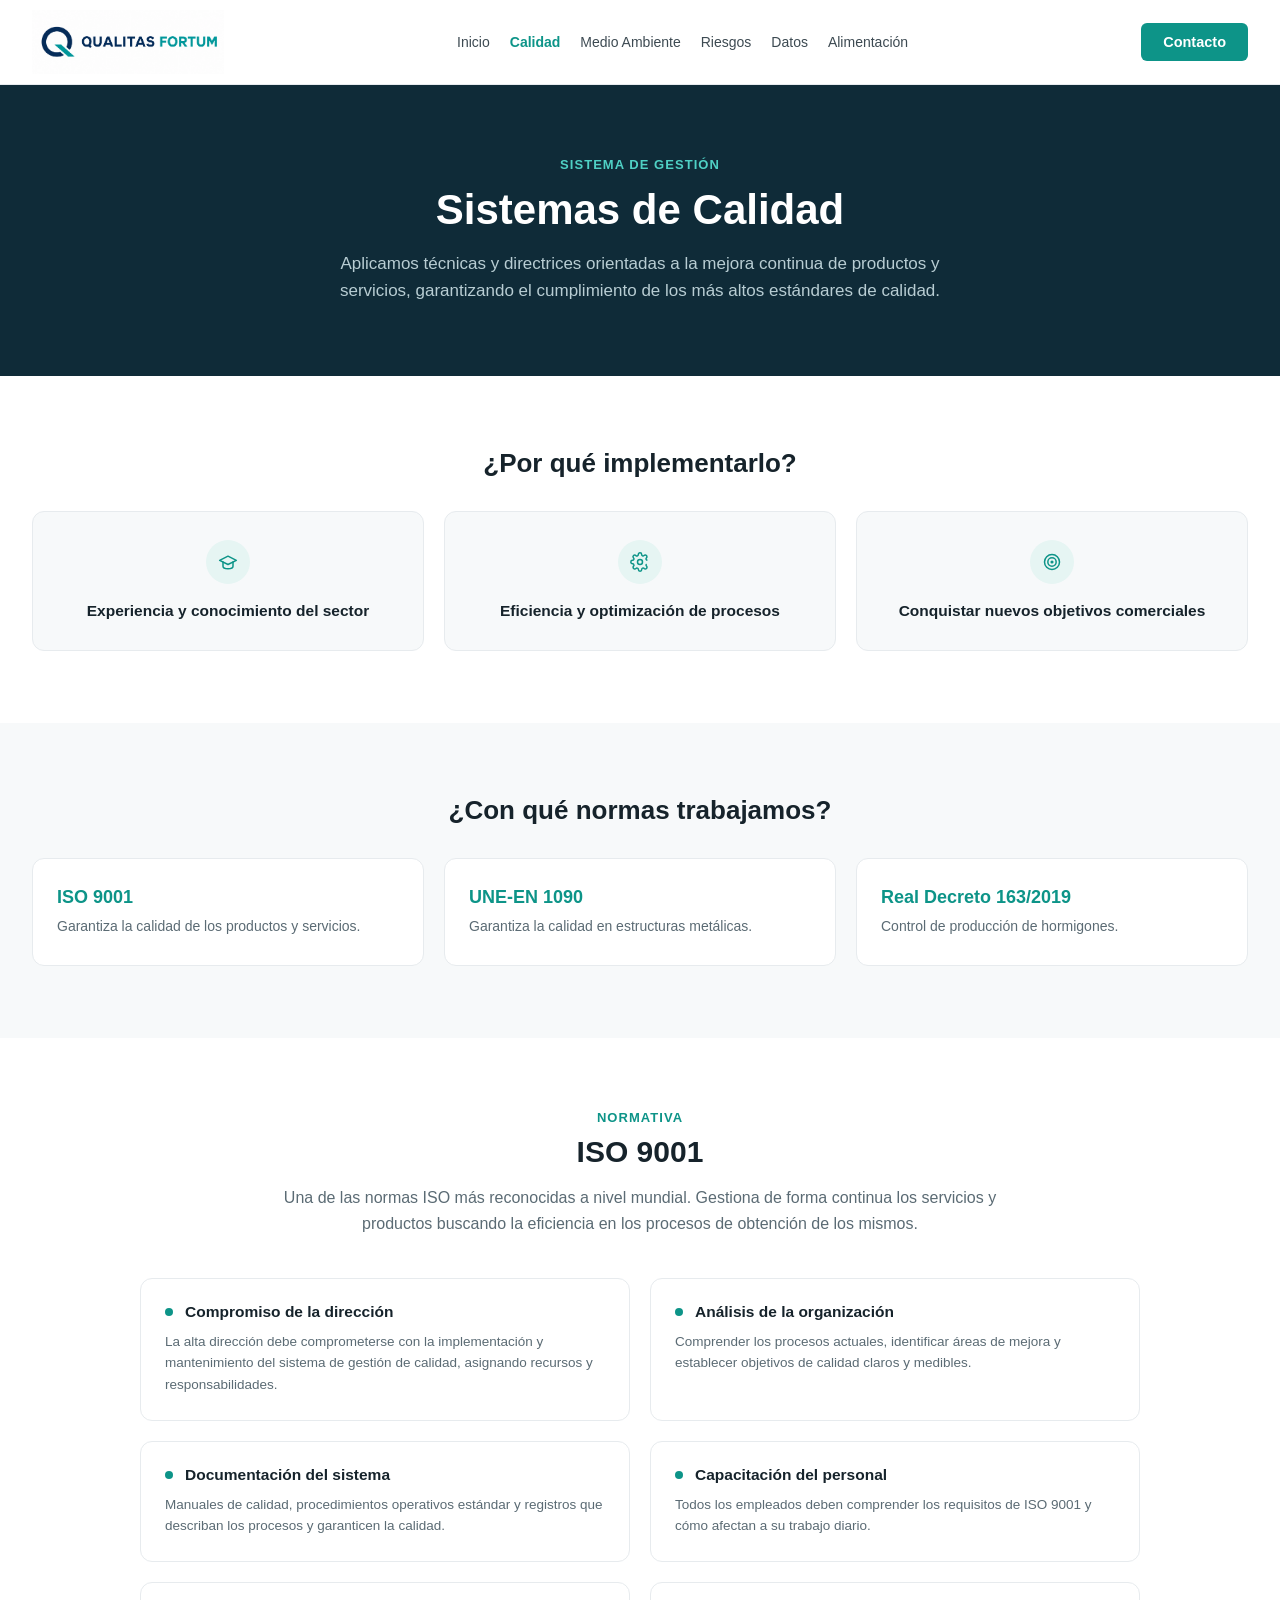
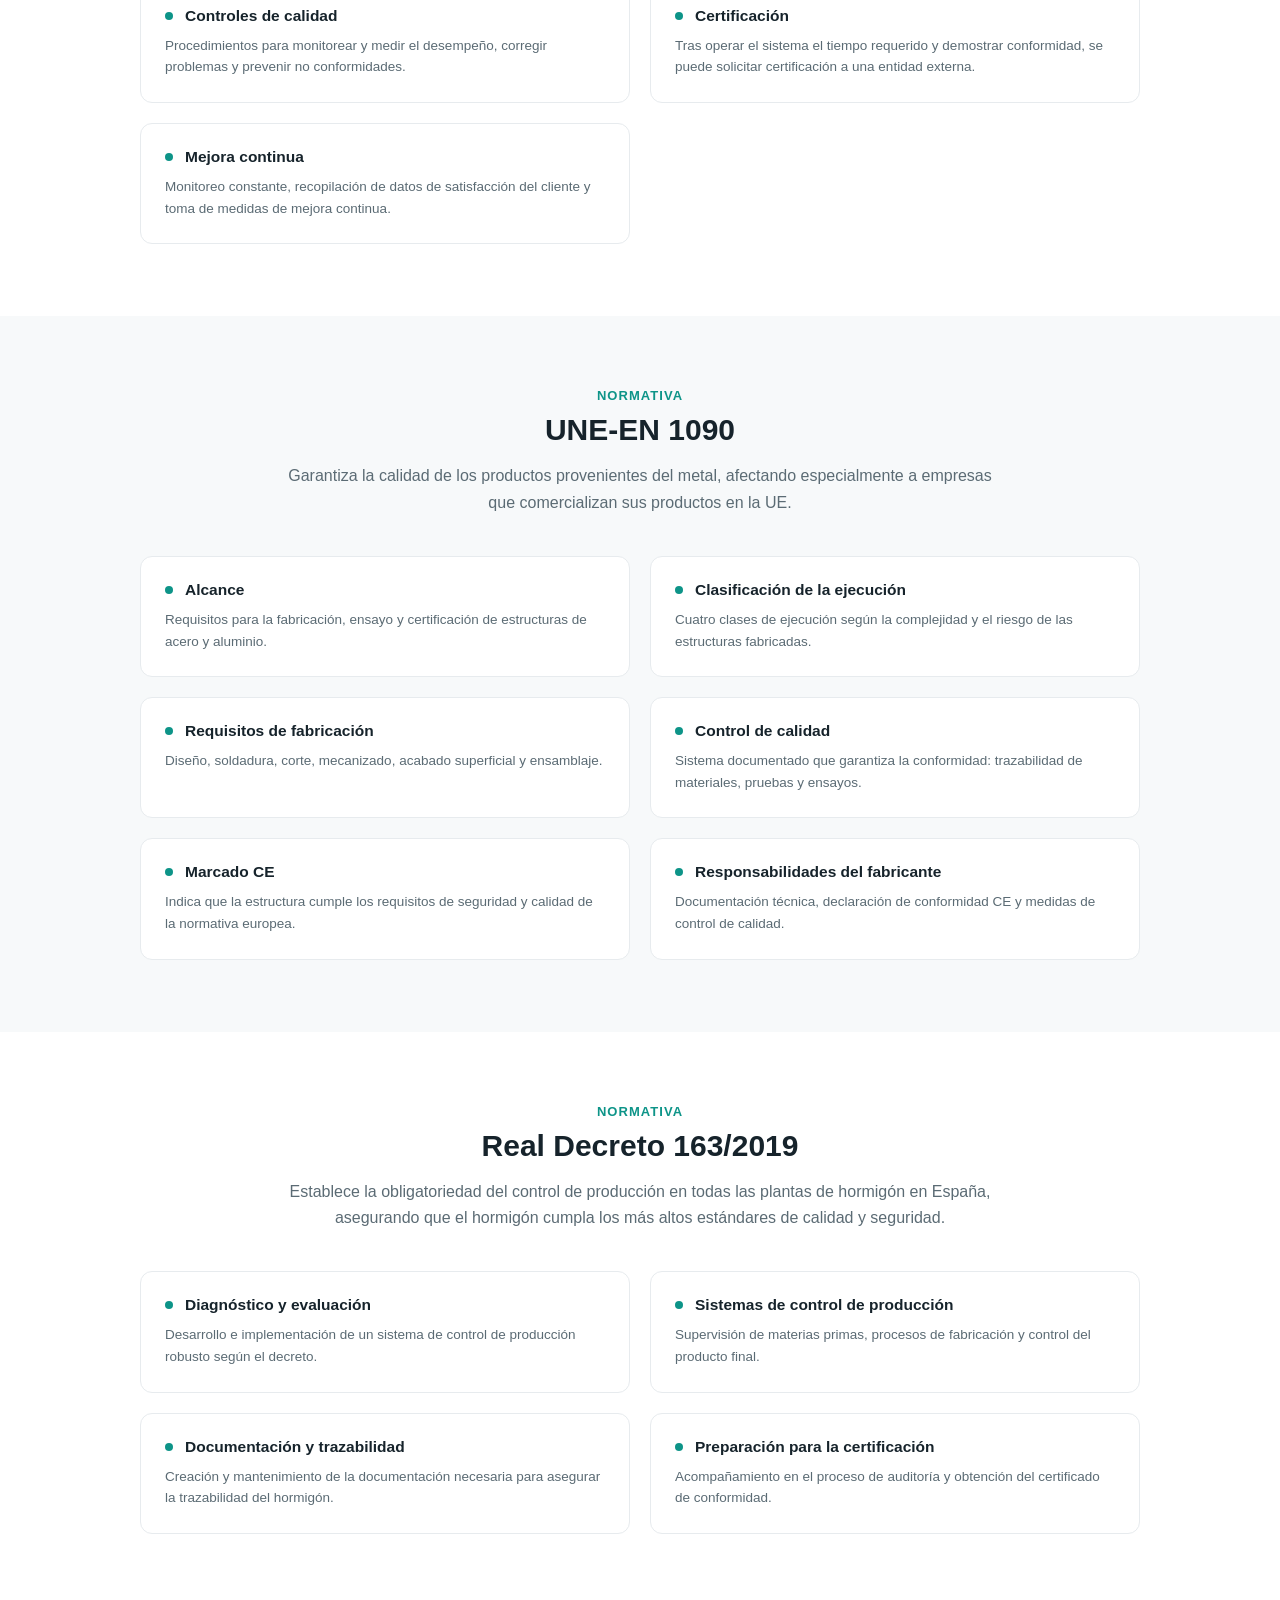
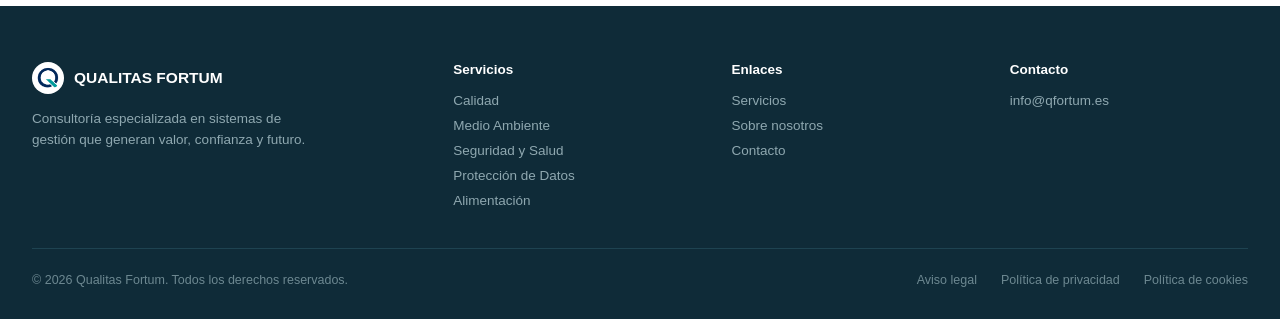
<file: sistema-calidad.html>
<!DOCTYPE html>
<html lang="es">
<head>
  <meta charset="utf-8">
  <meta name="viewport" content="width=device-width, initial-scale=1">
  <title>Sistema de Gestión de Calidad · Qualitas Fortum</title>
  <meta name="description" content="Qualitas Fortum, consultoría especializada en sistemas de gestión: calidad, medio ambiente, seguridad y salud, protección de datos y seguridad alimentaria.">
  <link rel="icon" href="assets/Logo-pequeño.png">
  <link rel="stylesheet" href="styles.css">
  <link rel="canonical" href="https://www.qfortum.es/sistema-calidad.html">
</head>
<body>
<div style="font-family: 'Helvetica Neue', Helvetica, Arial, sans-serif; color: #1e2a32; background: #ffffff; width: 100%;">

  <div style="position: sticky; top: 0; z-index: 100; width: 100%; background: #ffffff; border-bottom: 1px solid #e7ebee; box-sizing: border-box;">
    <div class="qf-sec" style="width: 100%; max-width: 1280px; margin: 0 auto; height: 84px; padding: 0 32px; display: flex; align-items: center; justify-content: space-between; box-sizing: border-box;">
      <a href="index.html" style="display: flex; align-items: center; gap: 12px;">
        <img src="assets/logo-qualitas-fortum.png" alt="Qualitas Fortum" style="height: 64px; width: auto; display: block; mix-blend-mode: multiply;">
      </a>
      <div class="qf-navlinks" style="display: flex; align-items: center; gap: 20px;">
        <a href="index.html" style="font-size: 14px; color: #3d4a52; font-weight: 500; white-space: nowrap;">Inicio</a>
        <a href="sistema-calidad.html" style="font-size: 14px; color: #0d9488; font-weight: 700; white-space: nowrap;">Calidad</a>
        <a href="sistema-medioambiente.html" style="font-size: 14px; color: #3d4a52; font-weight: 500; white-space: nowrap;">Medio Ambiente</a>
        <a href="sistema-riesgos-laborales.html" style="font-size: 14px; color: #3d4a52; font-weight: 500; white-space: nowrap;">Riesgos</a>
        <a href="sistema-proteccion-datos.html" style="font-size: 14px; color: #3d4a52; font-weight: 500; white-space: nowrap;">Datos</a>
        <a href="sistema-alimentario.html" style="font-size: 14px; color: #3d4a52; font-weight: 500; white-space: nowrap;">Alimentación</a>
      </div>
      <div style="display: flex; align-items: center; gap: 10px;">
        <a href="index.html#contacto" style="background: #0d9488; color: #ffffff; padding: 11px 22px; border-radius: 6px; font-size: 14.5px; font-weight: 600; white-space: nowrap;">Contacto</a>
        <button class="qf-burger" style="display: none; width: 40px; height: 40px; border: 1px solid #d6dde1; border-radius: 8px; background: #ffffff; align-items: center; justify-content: center; cursor: pointer; flex-shrink: 0;">
          <div style="width: 18px; height: 2px; background: #16232b; position: relative;">
            <div style="position: absolute; top: -6px; left: 0; width: 18px; height: 2px; background: #16232b;"></div>
            <div style="position: absolute; top: 6px; left: 0; width: 18px; height: 2px; background: #16232b;"></div>
          </div>
        </button>
      </div>
    </div>
    <div class="qf-mobile-menu qf-sec" style="display: none; flex-direction: column; padding: 8px 32px 20px; border-top: 1px solid #e7ebee; background: #ffffff;">
      <a href="index.html" style="font-size: 15.5px; color: #3d4a52; font-weight: 500; padding: 12px 0; border-bottom: 1px solid #f0f3f4;">Inicio</a>
      <a href="sistema-calidad.html" style="font-size: 15.5px; color: #0d9488; font-weight: 700; padding: 12px 0; border-bottom: 1px solid #f0f3f4;">Calidad</a>
      <a href="sistema-medioambiente.html" style="font-size: 15.5px; color: #3d4a52; font-weight: 500; padding: 12px 0; border-bottom: 1px solid #f0f3f4;">Medio Ambiente</a>
      <a href="sistema-riesgos-laborales.html" style="font-size: 15.5px; color: #3d4a52; font-weight: 500; padding: 12px 0; border-bottom: 1px solid #f0f3f4;">Riesgos</a>
      <a href="sistema-proteccion-datos.html" style="font-size: 15.5px; color: #3d4a52; font-weight: 500; padding: 12px 0; border-bottom: 1px solid #f0f3f4;">Datos</a>
      <a href="sistema-alimentario.html" style="font-size: 15.5px; color: #3d4a52; font-weight: 500; padding: 12px 0;">Alimentación</a>
    </div>
  </div>

  <div style="width: 100%; display: flex; justify-content: center; padding: 72px 32px; box-sizing: border-box; background: #0f2b38;">
    <div style="width: 100%; max-width: 1280px; text-align: center;">
      <div style="font-size: 13px; font-weight: 700; letter-spacing: 0.08em; color: #4fd1c5; margin-bottom: 14px;">SISTEMA DE GESTIÓN</div>
      <h1 style="font-size: 42px; font-weight: 700; color: #ffffff; margin: 0 0 16px;">Sistemas de Calidad</h1>
      <p style="font-size: 17px; color: #b8cdd3; max-width: 640px; margin: 0 auto; line-height: 1.6;">Aplicamos técnicas y directrices orientadas a la mejora continua de productos y servicios, garantizando el cumplimiento de los más altos estándares de calidad.</p>
    </div>
  </div>

  <div style="width: 100%; display: flex; justify-content: center; padding: 72px 32px; box-sizing: border-box; background: #ffffff;">
    <div style="width: 100%; max-width: 1280px;">
      <h2 style="font-size: 26px; font-weight: 700; color: #16232b; margin: 0 0 32px; text-align: center;">¿Por qué implementarlo?</h2>
      <div class="qf-grid-3" style="display: grid; grid-template-columns: repeat(3, 1fr); gap: 20px;">
        <div style="background: #f7f9fa; border: 1px solid #e7ebee; border-radius: 12px; padding: 28px 24px; text-align: center;">
          <div style="width: 44px; height: 44px; border-radius: 50%; background: #e6f5f3; display: flex; align-items: center; justify-content: center; margin: 0 auto 16px;">
            <svg width="20" height="20" viewBox="0 0 24 24" fill="none" stroke="#0d9488" stroke-width="1.8" stroke-linecap="round" stroke-linejoin="round"><path d="M22 10 12 5 2 10l10 5 10-5z"></path><path d="M6 12v5c0 1.7 2.7 3 6 3s6-1.3 6-3v-5"></path></svg>
          </div>
          <div style="font-size: 15.5px; font-weight: 600; color: #16232b; line-height: 1.4;">Experiencia y conocimiento del sector</div>
        </div>
        <div style="background: #f7f9fa; border: 1px solid #e7ebee; border-radius: 12px; padding: 28px 24px; text-align: center;">
          <div style="width: 44px; height: 44px; border-radius: 50%; background: #e6f5f3; display: flex; align-items: center; justify-content: center; margin: 0 auto 16px;">
            <svg width="20" height="20" viewBox="0 0 24 24" fill="none" stroke="#0d9488" stroke-width="1.8" stroke-linecap="round" stroke-linejoin="round"><circle cx="12" cy="12" r="3"></circle><path d="M19.4 15a1.65 1.65 0 0 0 .33 1.82l.06.06a2 2 0 1 1-2.83 2.83l-.06-.06a1.65 1.65 0 0 0-1.82-.33 1.65 1.65 0 0 0-1 1.51V21a2 2 0 1 1-4 0v-.09A1.65 1.65 0 0 0 9 19.4a1.65 1.65 0 0 0-1.82.33l-.06.06a2 2 0 1 1-2.83-2.83l.06-.06A1.65 1.65 0 0 0 4.6 15a1.65 1.65 0 0 0-1.51-1H3a2 2 0 1 1 0-4h.09A1.65 1.65 0 0 0 4.6 9a1.65 1.65 0 0 0-.33-1.82l-.06-.06a2 2 0 1 1 2.83-2.83l.06.06A1.65 1.65 0 0 0 9 4.6a1.65 1.65 0 0 0 1-1.51V3a2 2 0 1 1 4 0v.09a1.65 1.65 0 0 0 1 1.51 1.65 1.65 0 0 0 1.82-.33l.06-.06a2 2 0 1 1 2.83 2.83l-.06.06A1.65 1.65 0 0 0 19.4 9c.36.14.66.4.84.73"></path></svg>
          </div>
          <div style="font-size: 15.5px; font-weight: 600; color: #16232b; line-height: 1.4;">Eficiencia y optimización de procesos</div>
        </div>
        <div style="background: #f7f9fa; border: 1px solid #e7ebee; border-radius: 12px; padding: 28px 24px; text-align: center;">
          <div style="width: 44px; height: 44px; border-radius: 50%; background: #e6f5f3; display: flex; align-items: center; justify-content: center; margin: 0 auto 16px;">
            <svg width="20" height="20" viewBox="0 0 24 24" fill="none" stroke="#0d9488" stroke-width="1.8" stroke-linecap="round" stroke-linejoin="round"><circle cx="12" cy="12" r="9"></circle><circle cx="12" cy="12" r="5"></circle><circle cx="12" cy="12" r="1"></circle></svg>
          </div>
          <div style="font-size: 15.5px; font-weight: 600; color: #16232b; line-height: 1.4;">Conquistar nuevos objetivos comerciales</div>
        </div>
      </div>
    </div>
  </div>

  <div style="width: 100%; display: flex; justify-content: center; padding: 72px 32px; box-sizing: border-box; background: #f7f9fa;">
    <div style="width: 100%; max-width: 1280px;">
      <h2 style="font-size: 26px; font-weight: 700; color: #16232b; margin: 0 0 32px; text-align: center;">¿Con qué normas trabajamos?</h2>
      <div style="display: grid; grid-template-columns: repeat(auto-fit, minmax(240px, 1fr)); gap: 20px;">
        
          <a href="#iso9001" style="background: #ffffff; border: 1px solid #e7ebee; border-radius: 12px; padding: 28px 24px;">
            <div style="font-size: 18px; font-weight: 700; color: #0d9488; margin-bottom: 8px;">ISO 9001</div>
            <div style="font-size: 14px; color: #5b6b74; line-height: 1.5;">Garantiza la calidad de los productos y servicios.</div>
          </a>
        
          <a href="#une1090" style="background: #ffffff; border: 1px solid #e7ebee; border-radius: 12px; padding: 28px 24px;">
            <div style="font-size: 18px; font-weight: 700; color: #0d9488; margin-bottom: 8px;">UNE-EN 1090</div>
            <div style="font-size: 14px; color: #5b6b74; line-height: 1.5;">Garantiza la calidad en estructuras metálicas.</div>
          </a>
        
          <a href="#rd163" style="background: #ffffff; border: 1px solid #e7ebee; border-radius: 12px; padding: 28px 24px;">
            <div style="font-size: 18px; font-weight: 700; color: #0d9488; margin-bottom: 8px;">Real Decreto 163/2019</div>
            <div style="font-size: 14px; color: #5b6b74; line-height: 1.5;">Control de producción de hormigones.</div>
          </a>
        
      </div>
    </div>
  </div>

  
    <div id="iso9001" style="width: 100%; display: flex; justify-content: center; padding: 72px 32px; box-sizing: border-box; background: #ffffff;">
      <div style="width: 100%; max-width: 1000px;">
        <div style="font-size: 13px; font-weight: 700; letter-spacing: 0.08em; color: #0d9488; margin-bottom: 10px; text-align: center;">NORMATIVA</div>
        <h2 style="font-size: 30px; font-weight: 700; color: #16232b; margin: 0 0 16px; text-align: center;">ISO 9001</h2>
        <p style="font-size: 16px; color: #5b6b74; line-height: 1.65; text-align: center; max-width: 720px; margin: 0 auto 40px;">Una de las normas ISO más reconocidas a nivel mundial. Gestiona de forma continua los servicios y productos buscando la eficiencia en los procesos de obtención de los mismos.</p>
        <div class="qf-grid-2" style="display: grid; grid-template-columns: repeat(2, 1fr); gap: 20px;">
          
            <div style="background: #ffffff; border: 1px solid #e7ebee; border-radius: 12px; padding: 24px;">
              <div style="display: flex; align-items: center; gap: 12px; margin-bottom: 10px;">
                <div style="width: 8px; height: 8px; border-radius: 50%; background: #0d9488; flex-shrink: 0;"></div>
                <div style="font-size: 15.5px; font-weight: 700; color: #16232b;">Compromiso de la dirección</div>
              </div>
              <div style="font-size: 13.5px; color: #5b6b74; line-height: 1.6;">La alta dirección debe comprometerse con la implementación y mantenimiento del sistema de gestión de calidad, asignando recursos y responsabilidades.</div>
            </div>
          
            <div style="background: #ffffff; border: 1px solid #e7ebee; border-radius: 12px; padding: 24px;">
              <div style="display: flex; align-items: center; gap: 12px; margin-bottom: 10px;">
                <div style="width: 8px; height: 8px; border-radius: 50%; background: #0d9488; flex-shrink: 0;"></div>
                <div style="font-size: 15.5px; font-weight: 700; color: #16232b;">Análisis de la organización</div>
              </div>
              <div style="font-size: 13.5px; color: #5b6b74; line-height: 1.6;">Comprender los procesos actuales, identificar áreas de mejora y establecer objetivos de calidad claros y medibles.</div>
            </div>
          
            <div style="background: #ffffff; border: 1px solid #e7ebee; border-radius: 12px; padding: 24px;">
              <div style="display: flex; align-items: center; gap: 12px; margin-bottom: 10px;">
                <div style="width: 8px; height: 8px; border-radius: 50%; background: #0d9488; flex-shrink: 0;"></div>
                <div style="font-size: 15.5px; font-weight: 700; color: #16232b;">Documentación del sistema</div>
              </div>
              <div style="font-size: 13.5px; color: #5b6b74; line-height: 1.6;">Manuales de calidad, procedimientos operativos estándar y registros que describan los procesos y garanticen la calidad.</div>
            </div>
          
            <div style="background: #ffffff; border: 1px solid #e7ebee; border-radius: 12px; padding: 24px;">
              <div style="display: flex; align-items: center; gap: 12px; margin-bottom: 10px;">
                <div style="width: 8px; height: 8px; border-radius: 50%; background: #0d9488; flex-shrink: 0;"></div>
                <div style="font-size: 15.5px; font-weight: 700; color: #16232b;">Capacitación del personal</div>
              </div>
              <div style="font-size: 13.5px; color: #5b6b74; line-height: 1.6;">Todos los empleados deben comprender los requisitos de ISO 9001 y cómo afectan a su trabajo diario.</div>
            </div>
          
            <div style="background: #ffffff; border: 1px solid #e7ebee; border-radius: 12px; padding: 24px;">
              <div style="display: flex; align-items: center; gap: 12px; margin-bottom: 10px;">
                <div style="width: 8px; height: 8px; border-radius: 50%; background: #0d9488; flex-shrink: 0;"></div>
                <div style="font-size: 15.5px; font-weight: 700; color: #16232b;">Controles de calidad</div>
              </div>
              <div style="font-size: 13.5px; color: #5b6b74; line-height: 1.6;">Procedimientos para monitorear y medir el desempeño, corregir problemas y prevenir no conformidades.</div>
            </div>
          
            <div style="background: #ffffff; border: 1px solid #e7ebee; border-radius: 12px; padding: 24px;">
              <div style="display: flex; align-items: center; gap: 12px; margin-bottom: 10px;">
                <div style="width: 8px; height: 8px; border-radius: 50%; background: #0d9488; flex-shrink: 0;"></div>
                <div style="font-size: 15.5px; font-weight: 700; color: #16232b;">Certificación</div>
              </div>
              <div style="font-size: 13.5px; color: #5b6b74; line-height: 1.6;">Tras operar el sistema el tiempo requerido y demostrar conformidad, se puede solicitar certificación a una entidad externa.</div>
            </div>
          
            <div style="background: #ffffff; border: 1px solid #e7ebee; border-radius: 12px; padding: 24px;">
              <div style="display: flex; align-items: center; gap: 12px; margin-bottom: 10px;">
                <div style="width: 8px; height: 8px; border-radius: 50%; background: #0d9488; flex-shrink: 0;"></div>
                <div style="font-size: 15.5px; font-weight: 700; color: #16232b;">Mejora continua</div>
              </div>
              <div style="font-size: 13.5px; color: #5b6b74; line-height: 1.6;">Monitoreo constante, recopilación de datos de satisfacción del cliente y toma de medidas de mejora continua.</div>
            </div>
          
        </div>
      </div>
    </div>
  
    <div id="une1090" style="width: 100%; display: flex; justify-content: center; padding: 72px 32px; box-sizing: border-box; background: #f7f9fa;">
      <div style="width: 100%; max-width: 1000px;">
        <div style="font-size: 13px; font-weight: 700; letter-spacing: 0.08em; color: #0d9488; margin-bottom: 10px; text-align: center;">NORMATIVA</div>
        <h2 style="font-size: 30px; font-weight: 700; color: #16232b; margin: 0 0 16px; text-align: center;">UNE-EN 1090</h2>
        <p style="font-size: 16px; color: #5b6b74; line-height: 1.65; text-align: center; max-width: 720px; margin: 0 auto 40px;">Garantiza la calidad de los productos provenientes del metal, afectando especialmente a empresas que comercializan sus productos en la UE.</p>
        <div class="qf-grid-2" style="display: grid; grid-template-columns: repeat(2, 1fr); gap: 20px;">
          
            <div style="background: #ffffff; border: 1px solid #e7ebee; border-radius: 12px; padding: 24px;">
              <div style="display: flex; align-items: center; gap: 12px; margin-bottom: 10px;">
                <div style="width: 8px; height: 8px; border-radius: 50%; background: #0d9488; flex-shrink: 0;"></div>
                <div style="font-size: 15.5px; font-weight: 700; color: #16232b;">Alcance</div>
              </div>
              <div style="font-size: 13.5px; color: #5b6b74; line-height: 1.6;">Requisitos para la fabricación, ensayo y certificación de estructuras de acero y aluminio.</div>
            </div>
          
            <div style="background: #ffffff; border: 1px solid #e7ebee; border-radius: 12px; padding: 24px;">
              <div style="display: flex; align-items: center; gap: 12px; margin-bottom: 10px;">
                <div style="width: 8px; height: 8px; border-radius: 50%; background: #0d9488; flex-shrink: 0;"></div>
                <div style="font-size: 15.5px; font-weight: 700; color: #16232b;">Clasificación de la ejecución</div>
              </div>
              <div style="font-size: 13.5px; color: #5b6b74; line-height: 1.6;">Cuatro clases de ejecución según la complejidad y el riesgo de las estructuras fabricadas.</div>
            </div>
          
            <div style="background: #ffffff; border: 1px solid #e7ebee; border-radius: 12px; padding: 24px;">
              <div style="display: flex; align-items: center; gap: 12px; margin-bottom: 10px;">
                <div style="width: 8px; height: 8px; border-radius: 50%; background: #0d9488; flex-shrink: 0;"></div>
                <div style="font-size: 15.5px; font-weight: 700; color: #16232b;">Requisitos de fabricación</div>
              </div>
              <div style="font-size: 13.5px; color: #5b6b74; line-height: 1.6;">Diseño, soldadura, corte, mecanizado, acabado superficial y ensamblaje.</div>
            </div>
          
            <div style="background: #ffffff; border: 1px solid #e7ebee; border-radius: 12px; padding: 24px;">
              <div style="display: flex; align-items: center; gap: 12px; margin-bottom: 10px;">
                <div style="width: 8px; height: 8px; border-radius: 50%; background: #0d9488; flex-shrink: 0;"></div>
                <div style="font-size: 15.5px; font-weight: 700; color: #16232b;">Control de calidad</div>
              </div>
              <div style="font-size: 13.5px; color: #5b6b74; line-height: 1.6;">Sistema documentado que garantiza la conformidad: trazabilidad de materiales, pruebas y ensayos.</div>
            </div>
          
            <div style="background: #ffffff; border: 1px solid #e7ebee; border-radius: 12px; padding: 24px;">
              <div style="display: flex; align-items: center; gap: 12px; margin-bottom: 10px;">
                <div style="width: 8px; height: 8px; border-radius: 50%; background: #0d9488; flex-shrink: 0;"></div>
                <div style="font-size: 15.5px; font-weight: 700; color: #16232b;">Marcado CE</div>
              </div>
              <div style="font-size: 13.5px; color: #5b6b74; line-height: 1.6;">Indica que la estructura cumple los requisitos de seguridad y calidad de la normativa europea.</div>
            </div>
          
            <div style="background: #ffffff; border: 1px solid #e7ebee; border-radius: 12px; padding: 24px;">
              <div style="display: flex; align-items: center; gap: 12px; margin-bottom: 10px;">
                <div style="width: 8px; height: 8px; border-radius: 50%; background: #0d9488; flex-shrink: 0;"></div>
                <div style="font-size: 15.5px; font-weight: 700; color: #16232b;">Responsabilidades del fabricante</div>
              </div>
              <div style="font-size: 13.5px; color: #5b6b74; line-height: 1.6;">Documentación técnica, declaración de conformidad CE y medidas de control de calidad.</div>
            </div>
          
        </div>
      </div>
    </div>
  
    <div id="rd163" style="width: 100%; display: flex; justify-content: center; padding: 72px 32px; box-sizing: border-box; background: #ffffff;">
      <div style="width: 100%; max-width: 1000px;">
        <div style="font-size: 13px; font-weight: 700; letter-spacing: 0.08em; color: #0d9488; margin-bottom: 10px; text-align: center;">NORMATIVA</div>
        <h2 style="font-size: 30px; font-weight: 700; color: #16232b; margin: 0 0 16px; text-align: center;">Real Decreto 163/2019</h2>
        <p style="font-size: 16px; color: #5b6b74; line-height: 1.65; text-align: center; max-width: 720px; margin: 0 auto 40px;">Establece la obligatoriedad del control de producción en todas las plantas de hormigón en España, asegurando que el hormigón cumpla los más altos estándares de calidad y seguridad.</p>
        <div class="qf-grid-2" style="display: grid; grid-template-columns: repeat(2, 1fr); gap: 20px;">
          
            <div style="background: #ffffff; border: 1px solid #e7ebee; border-radius: 12px; padding: 24px;">
              <div style="display: flex; align-items: center; gap: 12px; margin-bottom: 10px;">
                <div style="width: 8px; height: 8px; border-radius: 50%; background: #0d9488; flex-shrink: 0;"></div>
                <div style="font-size: 15.5px; font-weight: 700; color: #16232b;">Diagnóstico y evaluación</div>
              </div>
              <div style="font-size: 13.5px; color: #5b6b74; line-height: 1.6;">Desarrollo e implementación de un sistema de control de producción robusto según el decreto.</div>
            </div>
          
            <div style="background: #ffffff; border: 1px solid #e7ebee; border-radius: 12px; padding: 24px;">
              <div style="display: flex; align-items: center; gap: 12px; margin-bottom: 10px;">
                <div style="width: 8px; height: 8px; border-radius: 50%; background: #0d9488; flex-shrink: 0;"></div>
                <div style="font-size: 15.5px; font-weight: 700; color: #16232b;">Sistemas de control de producción</div>
              </div>
              <div style="font-size: 13.5px; color: #5b6b74; line-height: 1.6;">Supervisión de materias primas, procesos de fabricación y control del producto final.</div>
            </div>
          
            <div style="background: #ffffff; border: 1px solid #e7ebee; border-radius: 12px; padding: 24px;">
              <div style="display: flex; align-items: center; gap: 12px; margin-bottom: 10px;">
                <div style="width: 8px; height: 8px; border-radius: 50%; background: #0d9488; flex-shrink: 0;"></div>
                <div style="font-size: 15.5px; font-weight: 700; color: #16232b;">Documentación y trazabilidad</div>
              </div>
              <div style="font-size: 13.5px; color: #5b6b74; line-height: 1.6;">Creación y mantenimiento de la documentación necesaria para asegurar la trazabilidad del hormigón.</div>
            </div>
          
            <div style="background: #ffffff; border: 1px solid #e7ebee; border-radius: 12px; padding: 24px;">
              <div style="display: flex; align-items: center; gap: 12px; margin-bottom: 10px;">
                <div style="width: 8px; height: 8px; border-radius: 50%; background: #0d9488; flex-shrink: 0;"></div>
                <div style="font-size: 15.5px; font-weight: 700; color: #16232b;">Preparación para la certificación</div>
              </div>
              <div style="font-size: 13.5px; color: #5b6b74; line-height: 1.6;">Acompañamiento en el proceso de auditoría y obtención del certificado de conformidad.</div>
            </div>
          
        </div>
      </div>
    </div>
  

  <div style="width: 100%; display: flex; justify-content: center; padding: 56px 32px 32px; box-sizing: border-box; background: #0f2b38;">
    <div style="width: 100%; max-width: 1280px;">
      <div class="qf-grid-4" style="display: grid; grid-template-columns: 1.6fr 1fr 1fr 1fr; gap: 40px; padding-bottom: 40px; border-bottom: 1px solid #1e4351;">
        <div>
          <div style="display: flex; align-items: center; gap: 10px; margin-bottom: 14px;">
            <img src="assets/Logo-pequeño.png" alt="Qualitas Fortum" style="width: 32px; height: 32px; display: block; background: #ffffff; border-radius: 50%; box-sizing: border-box; padding: 4px;">
            <div style="font-size: 15.5px; font-weight: 700; color: #ffffff;">QUALITAS FORTUM</div>
          </div>
          <p style="font-size: 13.5px; color: #8fa8b0; line-height: 1.6; max-width: 280px; margin: 0;">Consultoría especializada en sistemas de gestión que generan valor, confianza y futuro.</p>
        </div>
        <div>
          <div style="font-size: 13.5px; font-weight: 700; color: #ffffff; margin-bottom: 16px;">Servicios</div>
          <div style="display: flex; flex-direction: column; gap: 10px;">
            <a href="sistema-calidad.html" style="font-size: 13.5px; color: #8fa8b0;">Calidad</a>
            <a href="sistema-medioambiente.html" style="font-size: 13.5px; color: #8fa8b0;">Medio Ambiente</a>
            <a href="sistema-riesgos-laborales.html" style="font-size: 13.5px; color: #8fa8b0;">Seguridad y Salud</a>
            <a href="sistema-proteccion-datos.html" style="font-size: 13.5px; color: #8fa8b0;">Protección de Datos</a>
            <a href="sistema-alimentario.html" style="font-size: 13.5px; color: #8fa8b0;">Alimentación</a>
          </div>
        </div>
        <div>
          <div style="font-size: 13.5px; font-weight: 700; color: #ffffff; margin-bottom: 16px;">Enlaces</div>
          <div style="display: flex; flex-direction: column; gap: 10px;">
            <a href="index.html#servicios" style="font-size: 13.5px; color: #8fa8b0;">Servicios</a>
            <a href="index.html#nosotros" style="font-size: 13.5px; color: #8fa8b0;">Sobre nosotros</a>
            <a href="index.html#contacto" style="font-size: 13.5px; color: #8fa8b0;">Contacto</a>
          </div>
        </div>
        <div>
          <div style="font-size: 13.5px; font-weight: 700; color: #ffffff; margin-bottom: 16px;">Contacto</div>
          <div style="display: flex; flex-direction: column; gap: 10px;">
            <div style="font-size: 13.5px; color: #8fa8b0;">info@qfortum.es</div>
          </div>
        </div>
      </div>
      <div style="display: flex; align-items: center; justify-content: space-between; padding-top: 24px; flex-wrap: wrap; gap: 12px;">
        <div style="font-size: 12.5px; color: #6d8891;">© 2026 Qualitas Fortum. Todos los derechos reservados.</div>
        <div style="display: flex; gap: 24px;">
          <a href="legal.html" style="font-size: 12.5px; color: #6d8891;">Aviso legal</a>
          <a href="legal.html#privacidad" style="font-size: 12.5px; color: #6d8891;">Política de privacidad</a>
          <a href="legal.html#privacidad" style="font-size: 12.5px; color: #6d8891;">Política de cookies</a>
        </div>
      </div>
    </div>
  </div>

</div>
<script>
(function () {
  var burger = document.querySelector('.qf-burger');
  var menu = document.querySelector('.qf-mobile-menu');
  if (!burger || !menu) return;
  burger.addEventListener('click', function () {
    menu.style.display = menu.style.display === 'flex' ? 'none' : 'flex';
  });
  menu.addEventListener('click', function (e) {
    if (e.target.tagName === 'A') menu.style.display = 'none';
  });
})();
</script>
</body>
</html>
</file>
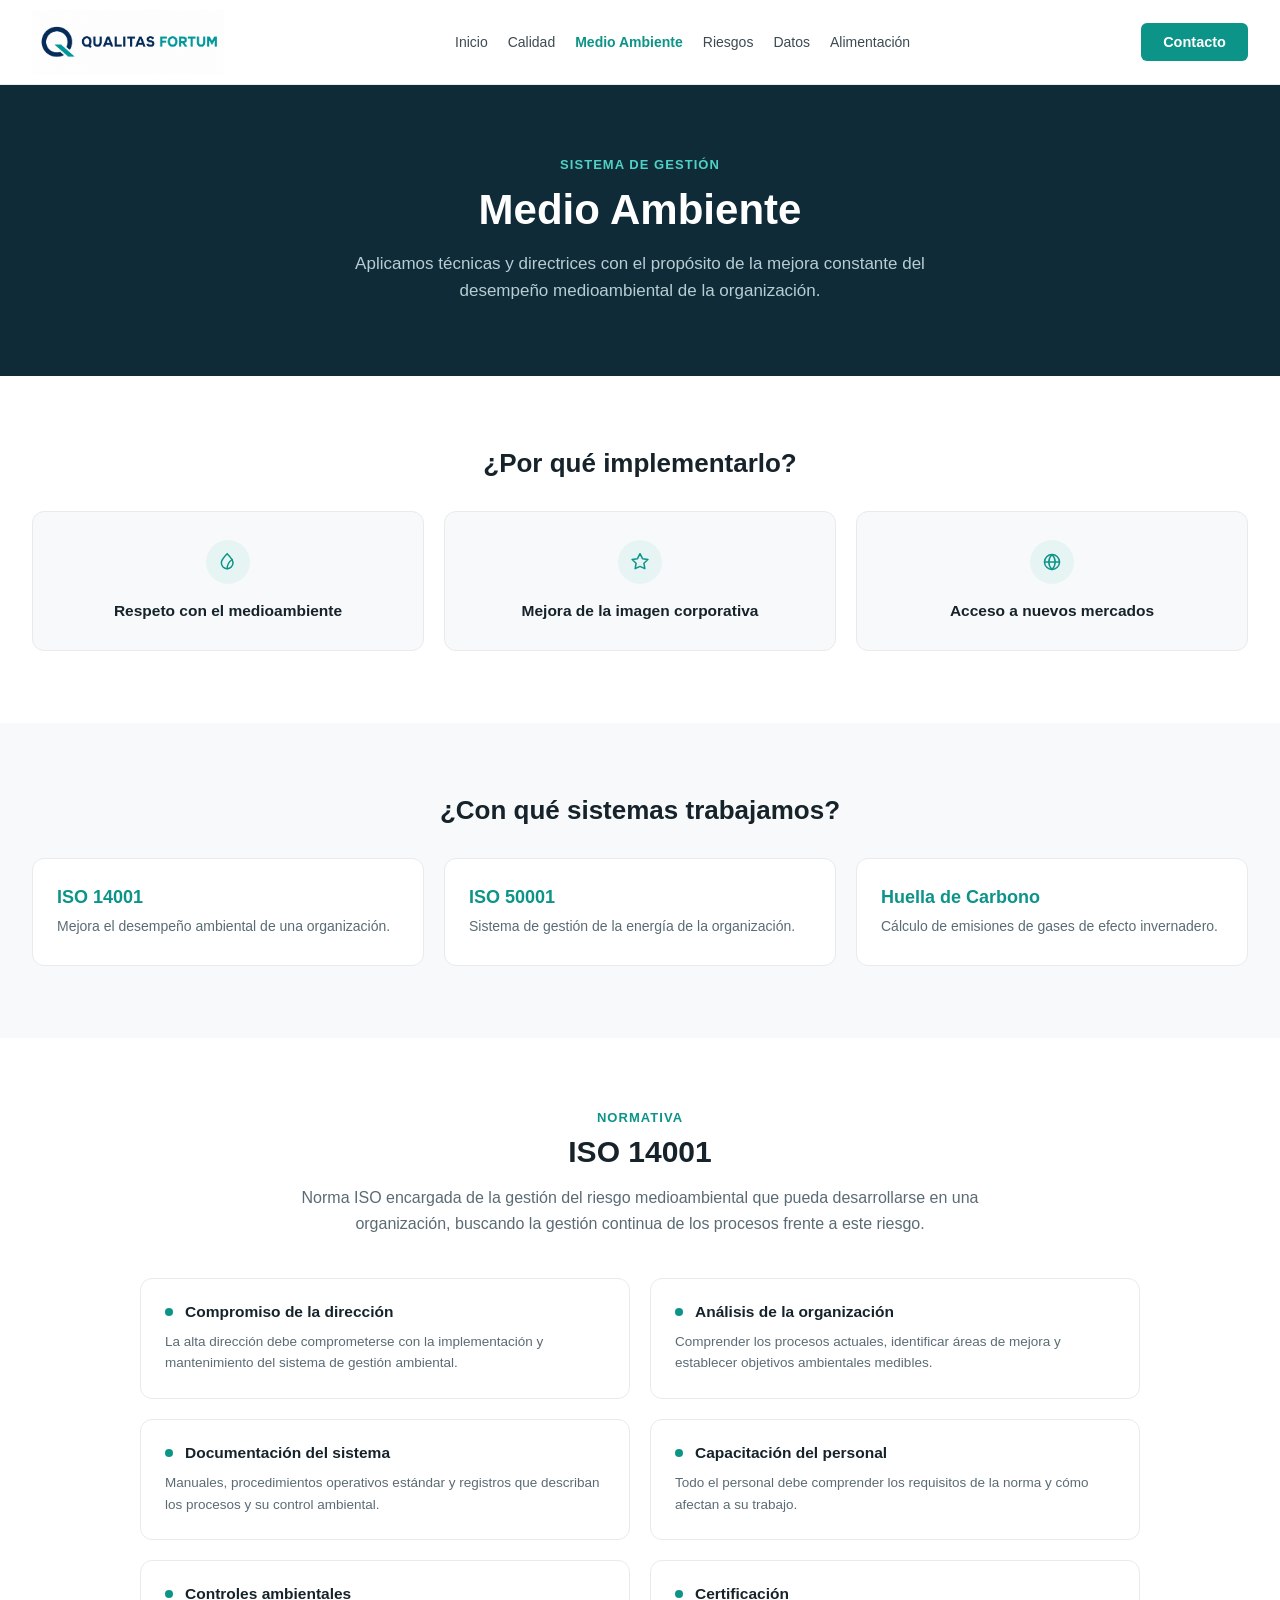
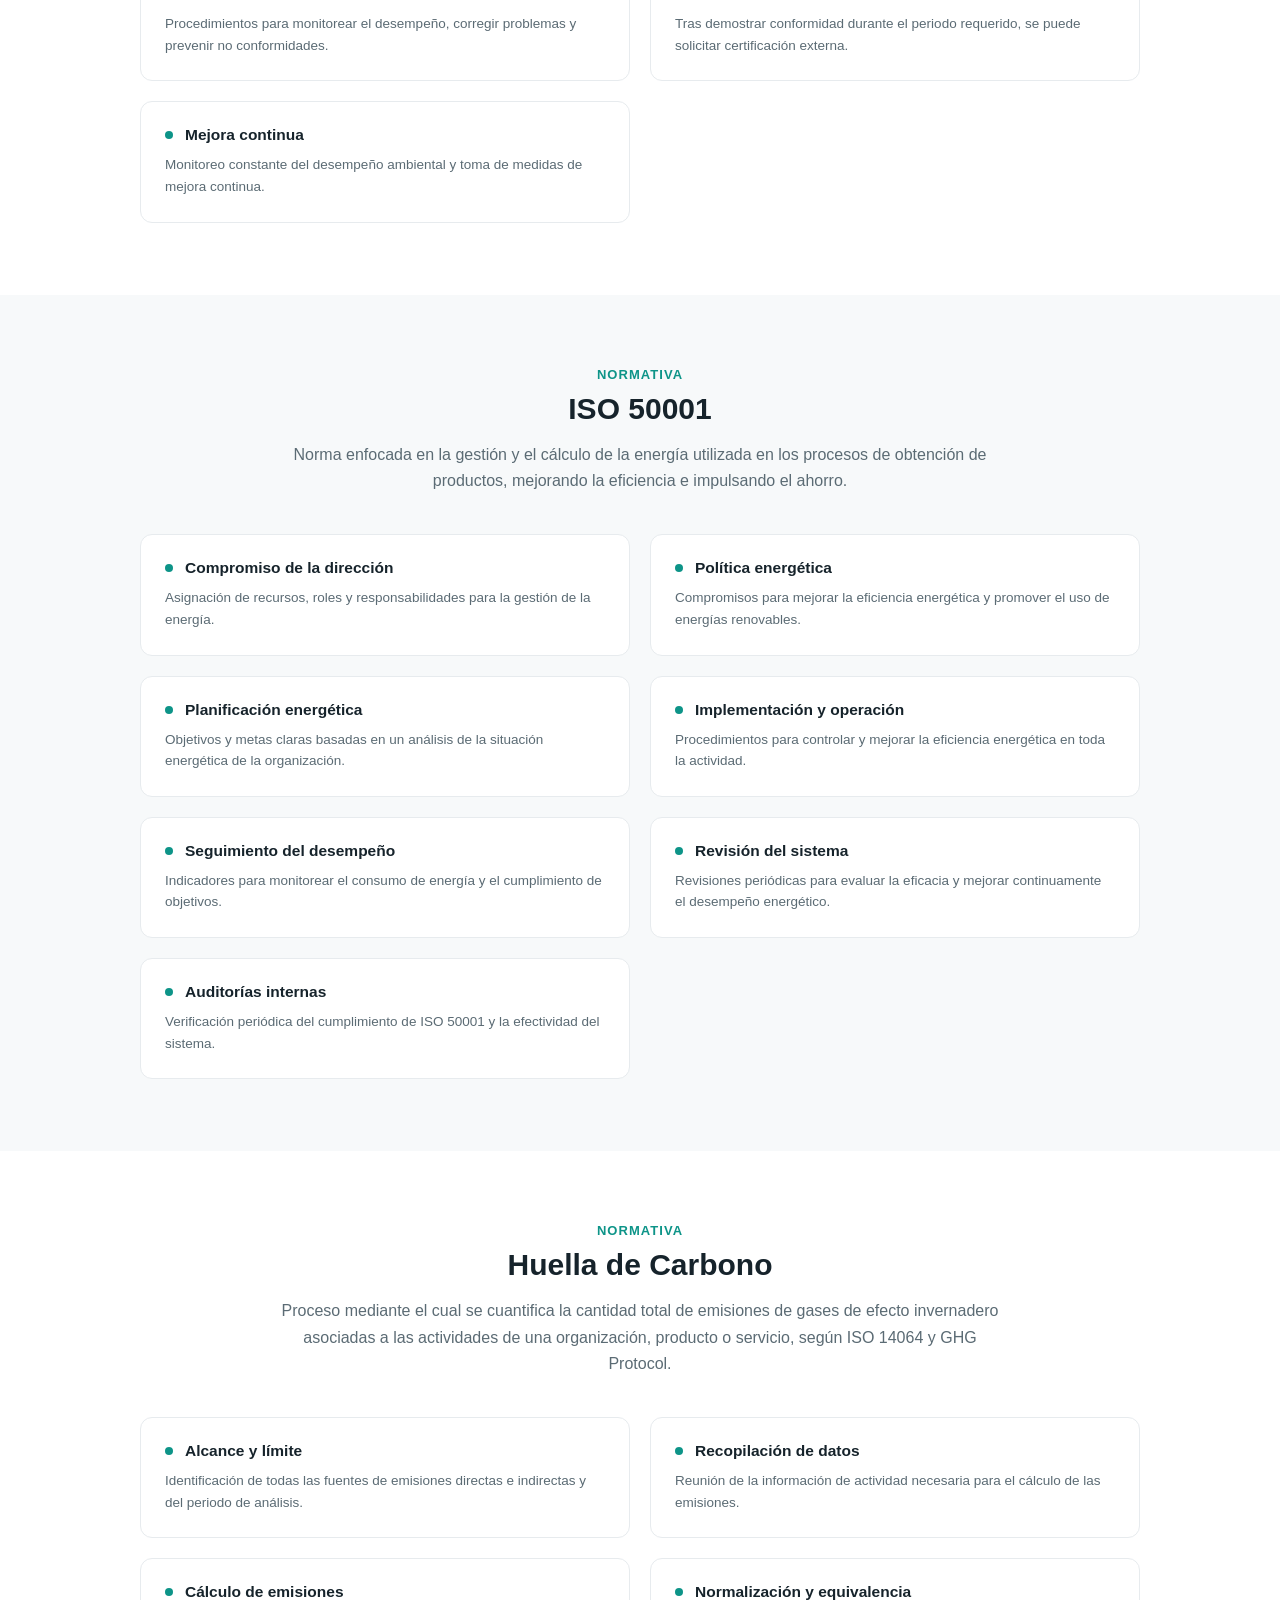
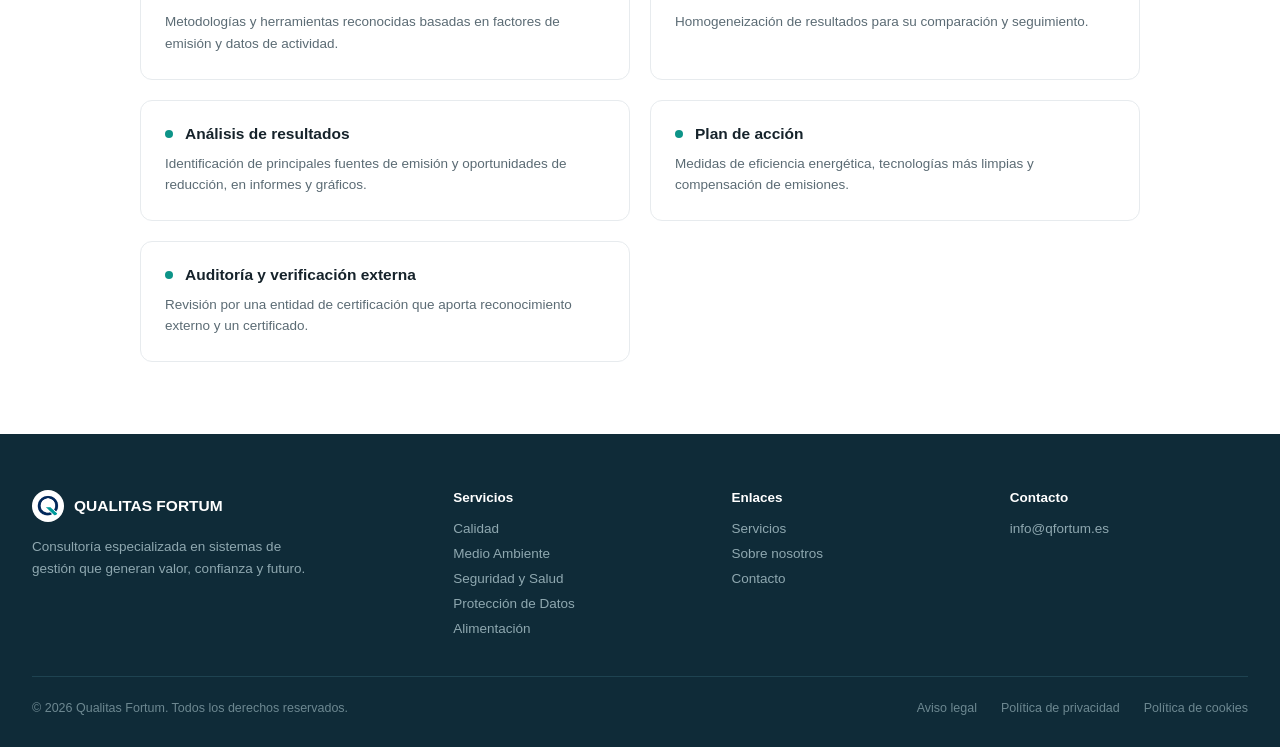
<file: sistema-medioambiente.html>
<!DOCTYPE html>
<html lang="es">
<head>
  <meta charset="utf-8">
  <meta name="viewport" content="width=device-width, initial-scale=1">
  <title>Sistema de Gestión Ambiental · Qualitas Fortum</title>
  <meta name="description" content="Qualitas Fortum, consultoría especializada en sistemas de gestión: calidad, medio ambiente, seguridad y salud, protección de datos y seguridad alimentaria.">
  <link rel="icon" href="assets/Logo-pequeño.png">
  <link rel="stylesheet" href="styles.css">
  <link rel="canonical" href="https://www.qfortum.es/sistema-medioambiente.html">
</head>
<body>
<div style="font-family: 'Helvetica Neue', Helvetica, Arial, sans-serif; color: #1e2a32; background: #ffffff; width: 100%;">

  <div style="position: sticky; top: 0; z-index: 100; width: 100%; background: #ffffff; border-bottom: 1px solid #e7ebee; box-sizing: border-box;">
    <div class="qf-sec" style="width: 100%; max-width: 1280px; margin: 0 auto; height: 84px; padding: 0 32px; display: flex; align-items: center; justify-content: space-between; box-sizing: border-box;">
      <a href="index.html" style="display: flex; align-items: center; gap: 12px;">
        <img src="assets/logo-qualitas-fortum.png" alt="Qualitas Fortum" style="height: 64px; width: auto; display: block; mix-blend-mode: multiply;">
      </a>
      <div class="qf-navlinks" style="display: flex; align-items: center; gap: 20px;">
        <a href="index.html" style="font-size: 14px; color: #3d4a52; font-weight: 500; white-space: nowrap;">Inicio</a>
        <a href="sistema-calidad.html" style="font-size: 14px; color: #3d4a52; font-weight: 500; white-space: nowrap;">Calidad</a>
        <a href="sistema-medioambiente.html" style="font-size: 14px; color: #0d9488; font-weight: 700; white-space: nowrap;">Medio Ambiente</a>
        <a href="sistema-riesgos-laborales.html" style="font-size: 14px; color: #3d4a52; font-weight: 500; white-space: nowrap;">Riesgos</a>
        <a href="sistema-proteccion-datos.html" style="font-size: 14px; color: #3d4a52; font-weight: 500; white-space: nowrap;">Datos</a>
        <a href="sistema-alimentario.html" style="font-size: 14px; color: #3d4a52; font-weight: 500; white-space: nowrap;">Alimentación</a>
      </div>
      <div style="display: flex; align-items: center; gap: 10px;">
        <a href="index.html#contacto" style="background: #0d9488; color: #ffffff; padding: 11px 22px; border-radius: 6px; font-size: 14.5px; font-weight: 600; white-space: nowrap;">Contacto</a>
        <button class="qf-burger" style="display: none; width: 40px; height: 40px; border: 1px solid #d6dde1; border-radius: 8px; background: #ffffff; align-items: center; justify-content: center; cursor: pointer; flex-shrink: 0;">
          <div style="width: 18px; height: 2px; background: #16232b; position: relative;">
            <div style="position: absolute; top: -6px; left: 0; width: 18px; height: 2px; background: #16232b;"></div>
            <div style="position: absolute; top: 6px; left: 0; width: 18px; height: 2px; background: #16232b;"></div>
          </div>
        </button>
      </div>
    </div>
    <div class="qf-mobile-menu qf-sec" style="display: none; flex-direction: column; padding: 8px 32px 20px; border-top: 1px solid #e7ebee; background: #ffffff;">
      <a href="index.html" style="font-size: 15.5px; color: #3d4a52; font-weight: 500; padding: 12px 0; border-bottom: 1px solid #f0f3f4;">Inicio</a>
      <a href="sistema-calidad.html" style="font-size: 15.5px; color: #3d4a52; font-weight: 500; padding: 12px 0; border-bottom: 1px solid #f0f3f4;">Calidad</a>
      <a href="sistema-medioambiente.html" style="font-size: 15.5px; color: #0d9488; font-weight: 700; padding: 12px 0; border-bottom: 1px solid #f0f3f4;">Medio Ambiente</a>
      <a href="sistema-riesgos-laborales.html" style="font-size: 15.5px; color: #3d4a52; font-weight: 500; padding: 12px 0; border-bottom: 1px solid #f0f3f4;">Riesgos</a>
      <a href="sistema-proteccion-datos.html" style="font-size: 15.5px; color: #3d4a52; font-weight: 500; padding: 12px 0; border-bottom: 1px solid #f0f3f4;">Datos</a>
      <a href="sistema-alimentario.html" style="font-size: 15.5px; color: #3d4a52; font-weight: 500; padding: 12px 0;">Alimentación</a>
    </div>
  </div>

  <div style="width: 100%; display: flex; justify-content: center; padding: 72px 32px; box-sizing: border-box; background: #0f2b38;">
    <div style="width: 100%; max-width: 1280px; text-align: center;">
      <div style="font-size: 13px; font-weight: 700; letter-spacing: 0.08em; color: #4fd1c5; margin-bottom: 14px;">SISTEMA DE GESTIÓN</div>
      <h1 style="font-size: 42px; font-weight: 700; color: #ffffff; margin: 0 0 16px;">Medio Ambiente</h1>
      <p style="font-size: 17px; color: #b8cdd3; max-width: 640px; margin: 0 auto; line-height: 1.6;">Aplicamos técnicas y directrices con el propósito de la mejora constante del desempeño medioambiental de la organización.</p>
    </div>
  </div>

  <div style="width: 100%; display: flex; justify-content: center; padding: 72px 32px; box-sizing: border-box; background: #ffffff;">
    <div style="width: 100%; max-width: 1280px;">
      <h2 style="font-size: 26px; font-weight: 700; color: #16232b; margin: 0 0 32px; text-align: center;">¿Por qué implementarlo?</h2>
      <div class="qf-grid-3" style="display: grid; grid-template-columns: repeat(3, 1fr); gap: 20px;">
        <div style="background: #f7f9fa; border: 1px solid #e7ebee; border-radius: 12px; padding: 28px 24px; text-align: center;">
          <div style="width: 44px; height: 44px; border-radius: 50%; background: #e6f5f3; display: flex; align-items: center; justify-content: center; margin: 0 auto 16px;">
            <svg width="20" height="20" viewBox="0 0 24 24" fill="none" stroke="#0d9488" stroke-width="1.8" stroke-linecap="round" stroke-linejoin="round"><path d="M11 20A7 7 0 0 1 4 13c0-4 3-7 7-11 4 4 7 7 7 11a7 7 0 0 1-7 7z"></path><path d="M11 20c0-6 3-9 6-11"></path></svg>
          </div>
          <div style="font-size: 15.5px; font-weight: 600; color: #16232b; line-height: 1.4;">Respeto con el medioambiente</div>
        </div>
        <div style="background: #f7f9fa; border: 1px solid #e7ebee; border-radius: 12px; padding: 28px 24px; text-align: center;">
          <div style="width: 44px; height: 44px; border-radius: 50%; background: #e6f5f3; display: flex; align-items: center; justify-content: center; margin: 0 auto 16px;">
            <svg width="20" height="20" viewBox="0 0 24 24" fill="none" stroke="#0d9488" stroke-width="1.8" stroke-linecap="round" stroke-linejoin="round"><path d="M12 17.3 6.2 20l1.1-6.5L2.5 9l6.5-1L12 2l3 6 6.5 1-4.8 4.5L17.8 20z"></path></svg>
          </div>
          <div style="font-size: 15.5px; font-weight: 600; color: #16232b; line-height: 1.4;">Mejora de la imagen corporativa</div>
        </div>
        <div style="background: #f7f9fa; border: 1px solid #e7ebee; border-radius: 12px; padding: 28px 24px; text-align: center;">
          <div style="width: 44px; height: 44px; border-radius: 50%; background: #e6f5f3; display: flex; align-items: center; justify-content: center; margin: 0 auto 16px;">
            <svg width="20" height="20" viewBox="0 0 24 24" fill="none" stroke="#0d9488" stroke-width="1.8" stroke-linecap="round" stroke-linejoin="round"><circle cx="12" cy="12" r="9"></circle><path d="M3 12h18M12 3c2.5 2.5 3.8 5.7 3.8 9s-1.3 6.5-3.8 9c-2.5-2.5-3.8-5.7-3.8-9s1.3-6.5 3.8-9z"></path></svg>
          </div>
          <div style="font-size: 15.5px; font-weight: 600; color: #16232b; line-height: 1.4;">Acceso a nuevos mercados</div>
        </div>
      </div>
    </div>
  </div>

  <div style="width: 100%; display: flex; justify-content: center; padding: 72px 32px; box-sizing: border-box; background: #f7f9fa;">
    <div style="width: 100%; max-width: 1280px;">
      <h2 style="font-size: 26px; font-weight: 700; color: #16232b; margin: 0 0 32px; text-align: center;">¿Con qué sistemas trabajamos?</h2>
      <div style="display: grid; grid-template-columns: repeat(auto-fit, minmax(240px, 1fr)); gap: 20px;">
        
          <a href="#iso14001" style="background: #ffffff; border: 1px solid #e7ebee; border-radius: 12px; padding: 28px 24px;">
            <div style="font-size: 18px; font-weight: 700; color: #0d9488; margin-bottom: 8px;">ISO 14001</div>
            <div style="font-size: 14px; color: #5b6b74; line-height: 1.5;">Mejora el desempeño ambiental de una organización.</div>
          </a>
        
          <a href="#iso50001" style="background: #ffffff; border: 1px solid #e7ebee; border-radius: 12px; padding: 28px 24px;">
            <div style="font-size: 18px; font-weight: 700; color: #0d9488; margin-bottom: 8px;">ISO 50001</div>
            <div style="font-size: 14px; color: #5b6b74; line-height: 1.5;">Sistema de gestión de la energía de la organización.</div>
          </a>
        
          <a href="#huella" style="background: #ffffff; border: 1px solid #e7ebee; border-radius: 12px; padding: 28px 24px;">
            <div style="font-size: 18px; font-weight: 700; color: #0d9488; margin-bottom: 8px;">Huella de Carbono</div>
            <div style="font-size: 14px; color: #5b6b74; line-height: 1.5;">Cálculo de emisiones de gases de efecto invernadero.</div>
          </a>
        
      </div>
    </div>
  </div>

  
    <div id="iso14001" style="width: 100%; display: flex; justify-content: center; padding: 72px 32px; box-sizing: border-box; background: #ffffff;">
      <div style="width: 100%; max-width: 1000px;">
        <div style="font-size: 13px; font-weight: 700; letter-spacing: 0.08em; color: #0d9488; margin-bottom: 10px; text-align: center;">NORMATIVA</div>
        <h2 style="font-size: 30px; font-weight: 700; color: #16232b; margin: 0 0 16px; text-align: center;">ISO 14001</h2>
        <p style="font-size: 16px; color: #5b6b74; line-height: 1.65; text-align: center; max-width: 720px; margin: 0 auto 40px;">Norma ISO encargada de la gestión del riesgo medioambiental que pueda desarrollarse en una organización, buscando la gestión continua de los procesos frente a este riesgo.</p>
        <div class="qf-grid-2" style="display: grid; grid-template-columns: repeat(2, 1fr); gap: 20px;">
          
            <div style="background: #ffffff; border: 1px solid #e7ebee; border-radius: 12px; padding: 24px;">
              <div style="display: flex; align-items: center; gap: 12px; margin-bottom: 10px;">
                <div style="width: 8px; height: 8px; border-radius: 50%; background: #0d9488; flex-shrink: 0;"></div>
                <div style="font-size: 15.5px; font-weight: 700; color: #16232b;">Compromiso de la dirección</div>
              </div>
              <div style="font-size: 13.5px; color: #5b6b74; line-height: 1.6;">La alta dirección debe comprometerse con la implementación y mantenimiento del sistema de gestión ambiental.</div>
            </div>
          
            <div style="background: #ffffff; border: 1px solid #e7ebee; border-radius: 12px; padding: 24px;">
              <div style="display: flex; align-items: center; gap: 12px; margin-bottom: 10px;">
                <div style="width: 8px; height: 8px; border-radius: 50%; background: #0d9488; flex-shrink: 0;"></div>
                <div style="font-size: 15.5px; font-weight: 700; color: #16232b;">Análisis de la organización</div>
              </div>
              <div style="font-size: 13.5px; color: #5b6b74; line-height: 1.6;">Comprender los procesos actuales, identificar áreas de mejora y establecer objetivos ambientales medibles.</div>
            </div>
          
            <div style="background: #ffffff; border: 1px solid #e7ebee; border-radius: 12px; padding: 24px;">
              <div style="display: flex; align-items: center; gap: 12px; margin-bottom: 10px;">
                <div style="width: 8px; height: 8px; border-radius: 50%; background: #0d9488; flex-shrink: 0;"></div>
                <div style="font-size: 15.5px; font-weight: 700; color: #16232b;">Documentación del sistema</div>
              </div>
              <div style="font-size: 13.5px; color: #5b6b74; line-height: 1.6;">Manuales, procedimientos operativos estándar y registros que describan los procesos y su control ambiental.</div>
            </div>
          
            <div style="background: #ffffff; border: 1px solid #e7ebee; border-radius: 12px; padding: 24px;">
              <div style="display: flex; align-items: center; gap: 12px; margin-bottom: 10px;">
                <div style="width: 8px; height: 8px; border-radius: 50%; background: #0d9488; flex-shrink: 0;"></div>
                <div style="font-size: 15.5px; font-weight: 700; color: #16232b;">Capacitación del personal</div>
              </div>
              <div style="font-size: 13.5px; color: #5b6b74; line-height: 1.6;">Todo el personal debe comprender los requisitos de la norma y cómo afectan a su trabajo.</div>
            </div>
          
            <div style="background: #ffffff; border: 1px solid #e7ebee; border-radius: 12px; padding: 24px;">
              <div style="display: flex; align-items: center; gap: 12px; margin-bottom: 10px;">
                <div style="width: 8px; height: 8px; border-radius: 50%; background: #0d9488; flex-shrink: 0;"></div>
                <div style="font-size: 15.5px; font-weight: 700; color: #16232b;">Controles ambientales</div>
              </div>
              <div style="font-size: 13.5px; color: #5b6b74; line-height: 1.6;">Procedimientos para monitorear el desempeño, corregir problemas y prevenir no conformidades.</div>
            </div>
          
            <div style="background: #ffffff; border: 1px solid #e7ebee; border-radius: 12px; padding: 24px;">
              <div style="display: flex; align-items: center; gap: 12px; margin-bottom: 10px;">
                <div style="width: 8px; height: 8px; border-radius: 50%; background: #0d9488; flex-shrink: 0;"></div>
                <div style="font-size: 15.5px; font-weight: 700; color: #16232b;">Certificación</div>
              </div>
              <div style="font-size: 13.5px; color: #5b6b74; line-height: 1.6;">Tras demostrar conformidad durante el periodo requerido, se puede solicitar certificación externa.</div>
            </div>
          
            <div style="background: #ffffff; border: 1px solid #e7ebee; border-radius: 12px; padding: 24px;">
              <div style="display: flex; align-items: center; gap: 12px; margin-bottom: 10px;">
                <div style="width: 8px; height: 8px; border-radius: 50%; background: #0d9488; flex-shrink: 0;"></div>
                <div style="font-size: 15.5px; font-weight: 700; color: #16232b;">Mejora continua</div>
              </div>
              <div style="font-size: 13.5px; color: #5b6b74; line-height: 1.6;">Monitoreo constante del desempeño ambiental y toma de medidas de mejora continua.</div>
            </div>
          
        </div>
      </div>
    </div>
  
    <div id="iso50001" style="width: 100%; display: flex; justify-content: center; padding: 72px 32px; box-sizing: border-box; background: #f7f9fa;">
      <div style="width: 100%; max-width: 1000px;">
        <div style="font-size: 13px; font-weight: 700; letter-spacing: 0.08em; color: #0d9488; margin-bottom: 10px; text-align: center;">NORMATIVA</div>
        <h2 style="font-size: 30px; font-weight: 700; color: #16232b; margin: 0 0 16px; text-align: center;">ISO 50001</h2>
        <p style="font-size: 16px; color: #5b6b74; line-height: 1.65; text-align: center; max-width: 720px; margin: 0 auto 40px;">Norma enfocada en la gestión y el cálculo de la energía utilizada en los procesos de obtención de productos, mejorando la eficiencia e impulsando el ahorro.</p>
        <div class="qf-grid-2" style="display: grid; grid-template-columns: repeat(2, 1fr); gap: 20px;">
          
            <div style="background: #ffffff; border: 1px solid #e7ebee; border-radius: 12px; padding: 24px;">
              <div style="display: flex; align-items: center; gap: 12px; margin-bottom: 10px;">
                <div style="width: 8px; height: 8px; border-radius: 50%; background: #0d9488; flex-shrink: 0;"></div>
                <div style="font-size: 15.5px; font-weight: 700; color: #16232b;">Compromiso de la dirección</div>
              </div>
              <div style="font-size: 13.5px; color: #5b6b74; line-height: 1.6;">Asignación de recursos, roles y responsabilidades para la gestión de la energía.</div>
            </div>
          
            <div style="background: #ffffff; border: 1px solid #e7ebee; border-radius: 12px; padding: 24px;">
              <div style="display: flex; align-items: center; gap: 12px; margin-bottom: 10px;">
                <div style="width: 8px; height: 8px; border-radius: 50%; background: #0d9488; flex-shrink: 0;"></div>
                <div style="font-size: 15.5px; font-weight: 700; color: #16232b;">Política energética</div>
              </div>
              <div style="font-size: 13.5px; color: #5b6b74; line-height: 1.6;">Compromisos para mejorar la eficiencia energética y promover el uso de energías renovables.</div>
            </div>
          
            <div style="background: #ffffff; border: 1px solid #e7ebee; border-radius: 12px; padding: 24px;">
              <div style="display: flex; align-items: center; gap: 12px; margin-bottom: 10px;">
                <div style="width: 8px; height: 8px; border-radius: 50%; background: #0d9488; flex-shrink: 0;"></div>
                <div style="font-size: 15.5px; font-weight: 700; color: #16232b;">Planificación energética</div>
              </div>
              <div style="font-size: 13.5px; color: #5b6b74; line-height: 1.6;">Objetivos y metas claras basadas en un análisis de la situación energética de la organización.</div>
            </div>
          
            <div style="background: #ffffff; border: 1px solid #e7ebee; border-radius: 12px; padding: 24px;">
              <div style="display: flex; align-items: center; gap: 12px; margin-bottom: 10px;">
                <div style="width: 8px; height: 8px; border-radius: 50%; background: #0d9488; flex-shrink: 0;"></div>
                <div style="font-size: 15.5px; font-weight: 700; color: #16232b;">Implementación y operación</div>
              </div>
              <div style="font-size: 13.5px; color: #5b6b74; line-height: 1.6;">Procedimientos para controlar y mejorar la eficiencia energética en toda la actividad.</div>
            </div>
          
            <div style="background: #ffffff; border: 1px solid #e7ebee; border-radius: 12px; padding: 24px;">
              <div style="display: flex; align-items: center; gap: 12px; margin-bottom: 10px;">
                <div style="width: 8px; height: 8px; border-radius: 50%; background: #0d9488; flex-shrink: 0;"></div>
                <div style="font-size: 15.5px; font-weight: 700; color: #16232b;">Seguimiento del desempeño</div>
              </div>
              <div style="font-size: 13.5px; color: #5b6b74; line-height: 1.6;">Indicadores para monitorear el consumo de energía y el cumplimiento de objetivos.</div>
            </div>
          
            <div style="background: #ffffff; border: 1px solid #e7ebee; border-radius: 12px; padding: 24px;">
              <div style="display: flex; align-items: center; gap: 12px; margin-bottom: 10px;">
                <div style="width: 8px; height: 8px; border-radius: 50%; background: #0d9488; flex-shrink: 0;"></div>
                <div style="font-size: 15.5px; font-weight: 700; color: #16232b;">Revisión del sistema</div>
              </div>
              <div style="font-size: 13.5px; color: #5b6b74; line-height: 1.6;">Revisiones periódicas para evaluar la eficacia y mejorar continuamente el desempeño energético.</div>
            </div>
          
            <div style="background: #ffffff; border: 1px solid #e7ebee; border-radius: 12px; padding: 24px;">
              <div style="display: flex; align-items: center; gap: 12px; margin-bottom: 10px;">
                <div style="width: 8px; height: 8px; border-radius: 50%; background: #0d9488; flex-shrink: 0;"></div>
                <div style="font-size: 15.5px; font-weight: 700; color: #16232b;">Auditorías internas</div>
              </div>
              <div style="font-size: 13.5px; color: #5b6b74; line-height: 1.6;">Verificación periódica del cumplimiento de ISO 50001 y la efectividad del sistema.</div>
            </div>
          
        </div>
      </div>
    </div>
  
    <div id="huella" style="width: 100%; display: flex; justify-content: center; padding: 72px 32px; box-sizing: border-box; background: #ffffff;">
      <div style="width: 100%; max-width: 1000px;">
        <div style="font-size: 13px; font-weight: 700; letter-spacing: 0.08em; color: #0d9488; margin-bottom: 10px; text-align: center;">NORMATIVA</div>
        <h2 style="font-size: 30px; font-weight: 700; color: #16232b; margin: 0 0 16px; text-align: center;">Huella de Carbono</h2>
        <p style="font-size: 16px; color: #5b6b74; line-height: 1.65; text-align: center; max-width: 720px; margin: 0 auto 40px;">Proceso mediante el cual se cuantifica la cantidad total de emisiones de gases de efecto invernadero asociadas a las actividades de una organización, producto o servicio, según ISO 14064 y GHG Protocol.</p>
        <div class="qf-grid-2" style="display: grid; grid-template-columns: repeat(2, 1fr); gap: 20px;">
          
            <div style="background: #ffffff; border: 1px solid #e7ebee; border-radius: 12px; padding: 24px;">
              <div style="display: flex; align-items: center; gap: 12px; margin-bottom: 10px;">
                <div style="width: 8px; height: 8px; border-radius: 50%; background: #0d9488; flex-shrink: 0;"></div>
                <div style="font-size: 15.5px; font-weight: 700; color: #16232b;">Alcance y límite</div>
              </div>
              <div style="font-size: 13.5px; color: #5b6b74; line-height: 1.6;">Identificación de todas las fuentes de emisiones directas e indirectas y del periodo de análisis.</div>
            </div>
          
            <div style="background: #ffffff; border: 1px solid #e7ebee; border-radius: 12px; padding: 24px;">
              <div style="display: flex; align-items: center; gap: 12px; margin-bottom: 10px;">
                <div style="width: 8px; height: 8px; border-radius: 50%; background: #0d9488; flex-shrink: 0;"></div>
                <div style="font-size: 15.5px; font-weight: 700; color: #16232b;">Recopilación de datos</div>
              </div>
              <div style="font-size: 13.5px; color: #5b6b74; line-height: 1.6;">Reunión de la información de actividad necesaria para el cálculo de las emisiones.</div>
            </div>
          
            <div style="background: #ffffff; border: 1px solid #e7ebee; border-radius: 12px; padding: 24px;">
              <div style="display: flex; align-items: center; gap: 12px; margin-bottom: 10px;">
                <div style="width: 8px; height: 8px; border-radius: 50%; background: #0d9488; flex-shrink: 0;"></div>
                <div style="font-size: 15.5px; font-weight: 700; color: #16232b;">Cálculo de emisiones</div>
              </div>
              <div style="font-size: 13.5px; color: #5b6b74; line-height: 1.6;">Metodologías y herramientas reconocidas basadas en factores de emisión y datos de actividad.</div>
            </div>
          
            <div style="background: #ffffff; border: 1px solid #e7ebee; border-radius: 12px; padding: 24px;">
              <div style="display: flex; align-items: center; gap: 12px; margin-bottom: 10px;">
                <div style="width: 8px; height: 8px; border-radius: 50%; background: #0d9488; flex-shrink: 0;"></div>
                <div style="font-size: 15.5px; font-weight: 700; color: #16232b;">Normalización y equivalencia</div>
              </div>
              <div style="font-size: 13.5px; color: #5b6b74; line-height: 1.6;">Homogeneización de resultados para su comparación y seguimiento.</div>
            </div>
          
            <div style="background: #ffffff; border: 1px solid #e7ebee; border-radius: 12px; padding: 24px;">
              <div style="display: flex; align-items: center; gap: 12px; margin-bottom: 10px;">
                <div style="width: 8px; height: 8px; border-radius: 50%; background: #0d9488; flex-shrink: 0;"></div>
                <div style="font-size: 15.5px; font-weight: 700; color: #16232b;">Análisis de resultados</div>
              </div>
              <div style="font-size: 13.5px; color: #5b6b74; line-height: 1.6;">Identificación de principales fuentes de emisión y oportunidades de reducción, en informes y gráficos.</div>
            </div>
          
            <div style="background: #ffffff; border: 1px solid #e7ebee; border-radius: 12px; padding: 24px;">
              <div style="display: flex; align-items: center; gap: 12px; margin-bottom: 10px;">
                <div style="width: 8px; height: 8px; border-radius: 50%; background: #0d9488; flex-shrink: 0;"></div>
                <div style="font-size: 15.5px; font-weight: 700; color: #16232b;">Plan de acción</div>
              </div>
              <div style="font-size: 13.5px; color: #5b6b74; line-height: 1.6;">Medidas de eficiencia energética, tecnologías más limpias y compensación de emisiones.</div>
            </div>
          
            <div style="background: #ffffff; border: 1px solid #e7ebee; border-radius: 12px; padding: 24px;">
              <div style="display: flex; align-items: center; gap: 12px; margin-bottom: 10px;">
                <div style="width: 8px; height: 8px; border-radius: 50%; background: #0d9488; flex-shrink: 0;"></div>
                <div style="font-size: 15.5px; font-weight: 700; color: #16232b;">Auditoría y verificación externa</div>
              </div>
              <div style="font-size: 13.5px; color: #5b6b74; line-height: 1.6;">Revisión por una entidad de certificación que aporta reconocimiento externo y un certificado.</div>
            </div>
          
        </div>
      </div>
    </div>
  

  <div style="width: 100%; display: flex; justify-content: center; padding: 56px 32px 32px; box-sizing: border-box; background: #0f2b38;">
    <div style="width: 100%; max-width: 1280px;">
      <div class="qf-grid-4" style="display: grid; grid-template-columns: 1.6fr 1fr 1fr 1fr; gap: 40px; padding-bottom: 40px; border-bottom: 1px solid #1e4351;">
        <div>
          <div style="display: flex; align-items: center; gap: 10px; margin-bottom: 14px;">
            <img src="assets/Logo-pequeño.png" alt="Qualitas Fortum" style="width: 32px; height: 32px; display: block; background: #ffffff; border-radius: 50%; box-sizing: border-box; padding: 4px;">
            <div style="font-size: 15.5px; font-weight: 700; color: #ffffff;">QUALITAS FORTUM</div>
          </div>
          <p style="font-size: 13.5px; color: #8fa8b0; line-height: 1.6; max-width: 280px; margin: 0;">Consultoría especializada en sistemas de gestión que generan valor, confianza y futuro.</p>
        </div>
        <div>
          <div style="font-size: 13.5px; font-weight: 700; color: #ffffff; margin-bottom: 16px;">Servicios</div>
          <div style="display: flex; flex-direction: column; gap: 10px;">
            <a href="sistema-calidad.html" style="font-size: 13.5px; color: #8fa8b0;">Calidad</a>
            <a href="sistema-medioambiente.html" style="font-size: 13.5px; color: #8fa8b0;">Medio Ambiente</a>
            <a href="sistema-riesgos-laborales.html" style="font-size: 13.5px; color: #8fa8b0;">Seguridad y Salud</a>
            <a href="sistema-proteccion-datos.html" style="font-size: 13.5px; color: #8fa8b0;">Protección de Datos</a>
            <a href="sistema-alimentario.html" style="font-size: 13.5px; color: #8fa8b0;">Alimentación</a>
          </div>
        </div>
        <div>
          <div style="font-size: 13.5px; font-weight: 700; color: #ffffff; margin-bottom: 16px;">Enlaces</div>
          <div style="display: flex; flex-direction: column; gap: 10px;">
            <a href="index.html#servicios" style="font-size: 13.5px; color: #8fa8b0;">Servicios</a>
            <a href="index.html#nosotros" style="font-size: 13.5px; color: #8fa8b0;">Sobre nosotros</a>
            <a href="index.html#contacto" style="font-size: 13.5px; color: #8fa8b0;">Contacto</a>
          </div>
        </div>
        <div>
          <div style="font-size: 13.5px; font-weight: 700; color: #ffffff; margin-bottom: 16px;">Contacto</div>
          <div style="display: flex; flex-direction: column; gap: 10px;">
            <div style="font-size: 13.5px; color: #8fa8b0;">info@qfortum.es</div>
          </div>
        </div>
      </div>
      <div style="display: flex; align-items: center; justify-content: space-between; padding-top: 24px; flex-wrap: wrap; gap: 12px;">
        <div style="font-size: 12.5px; color: #6d8891;">© 2026 Qualitas Fortum. Todos los derechos reservados.</div>
        <div style="display: flex; gap: 24px;">
          <a href="legal.html" style="font-size: 12.5px; color: #6d8891;">Aviso legal</a>
          <a href="legal.html#privacidad" style="font-size: 12.5px; color: #6d8891;">Política de privacidad</a>
          <a href="legal.html#privacidad" style="font-size: 12.5px; color: #6d8891;">Política de cookies</a>
        </div>
      </div>
    </div>
  </div>

</div>
<script>
(function () {
  var burger = document.querySelector('.qf-burger');
  var menu = document.querySelector('.qf-mobile-menu');
  if (!burger || !menu) return;
  burger.addEventListener('click', function () {
    menu.style.display = menu.style.display === 'flex' ? 'none' : 'flex';
  });
  menu.addEventListener('click', function (e) {
    if (e.target.tagName === 'A') menu.style.display = 'none';
  });
})();
</script>
</body>
</html>
</file>
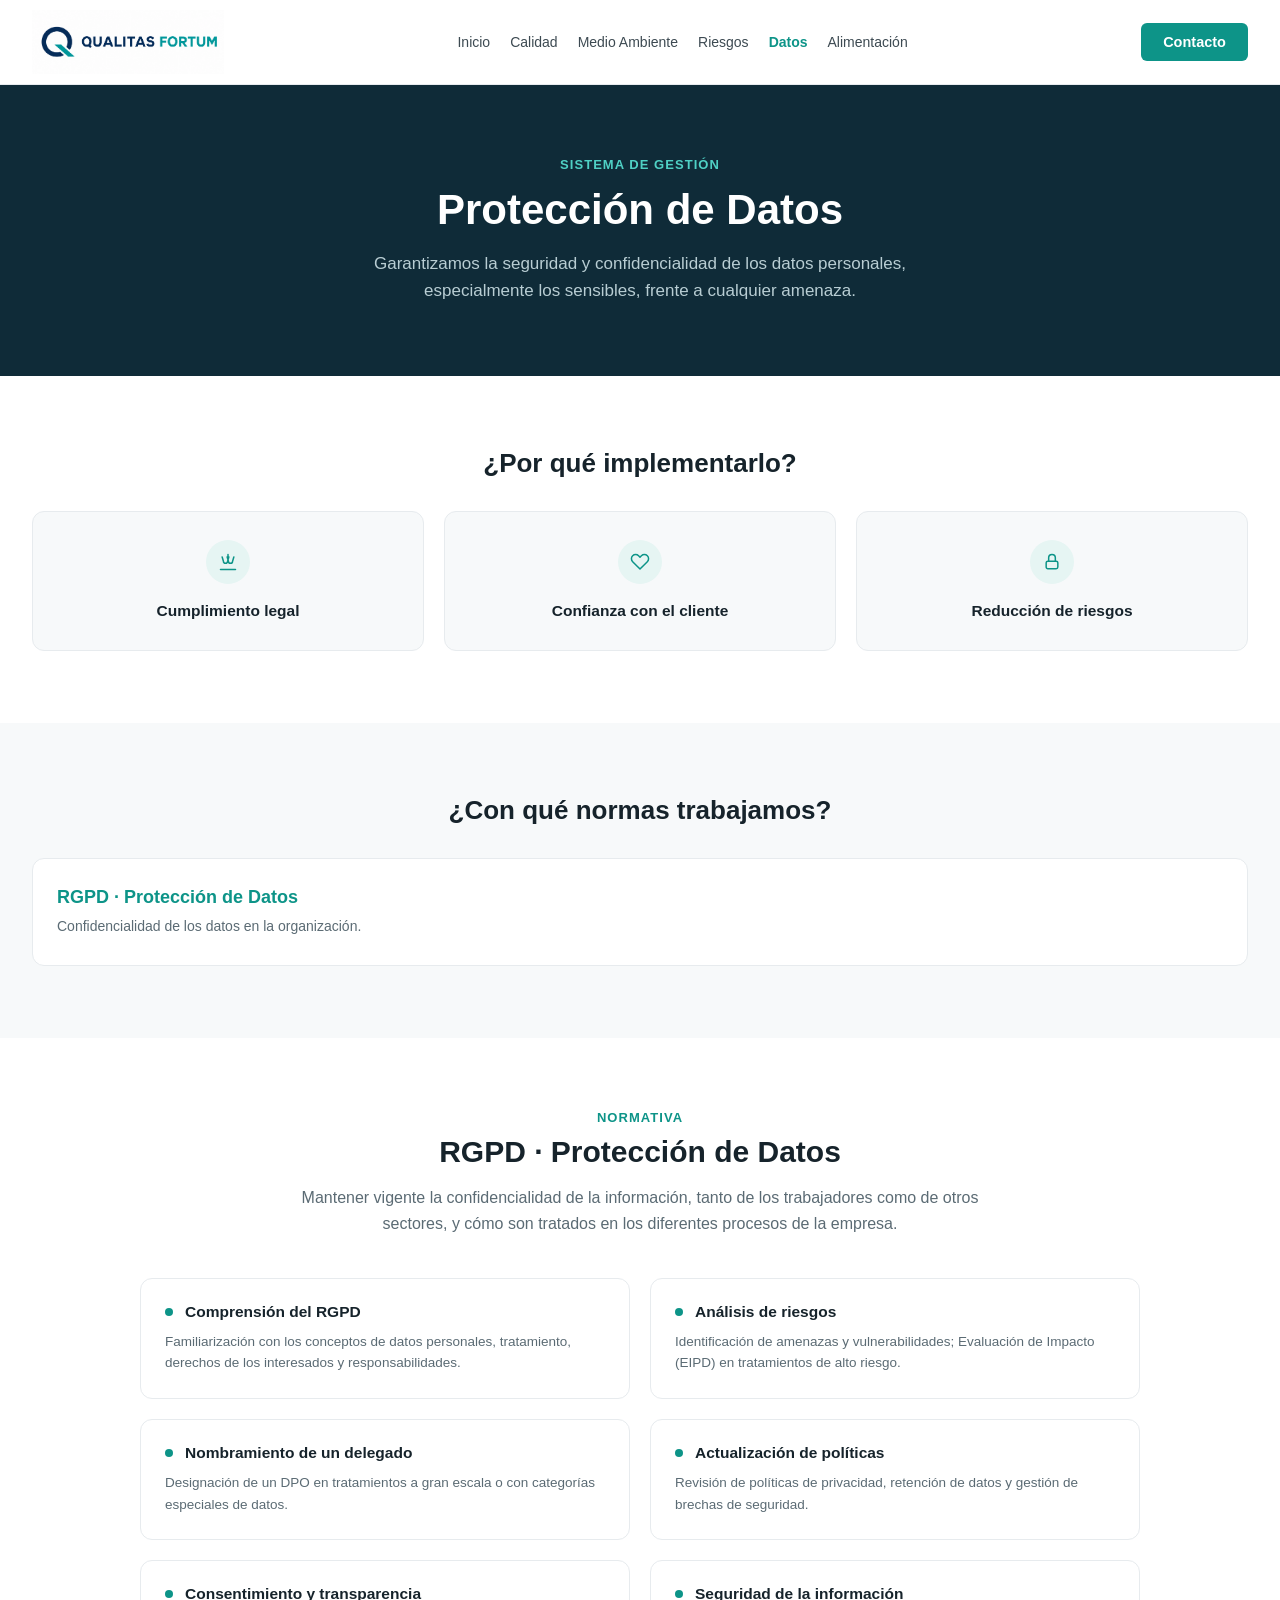
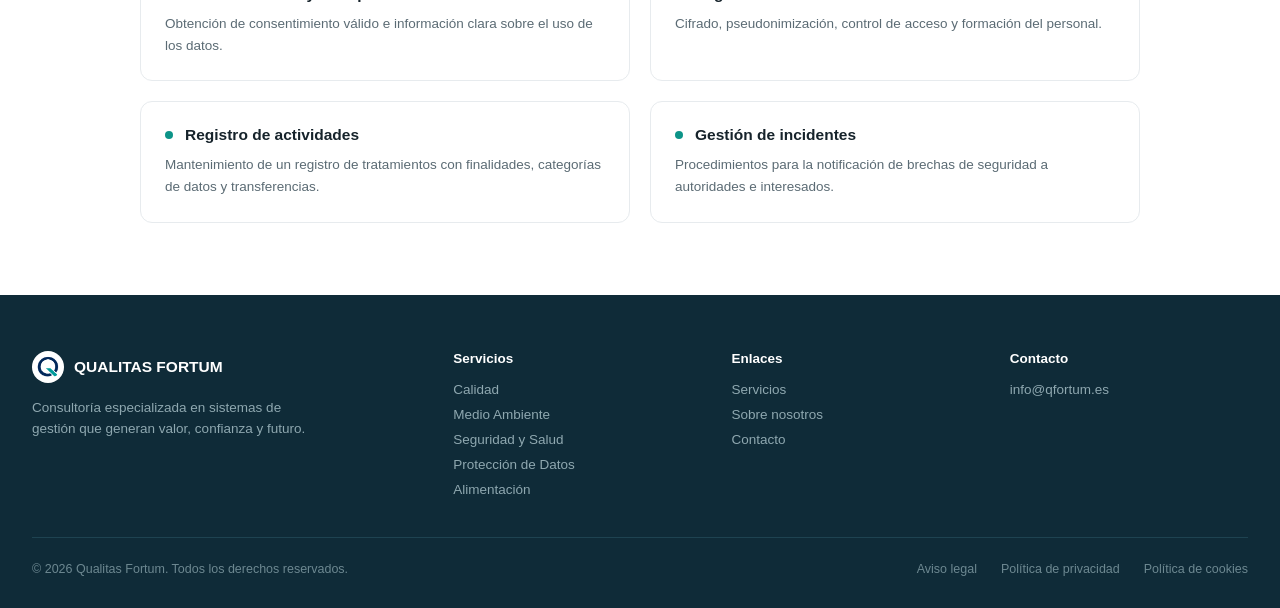
<file: sistema-proteccion-datos.html>
<!DOCTYPE html>
<html lang="es">
<head>
  <meta charset="utf-8">
  <meta name="viewport" content="width=device-width, initial-scale=1">
  <title>Protección de Datos · Qualitas Fortum</title>
  <meta name="description" content="Qualitas Fortum, consultoría especializada en sistemas de gestión: calidad, medio ambiente, seguridad y salud, protección de datos y seguridad alimentaria.">
  <link rel="icon" href="assets/Logo-pequeño.png">
  <link rel="stylesheet" href="styles.css">
  <link rel="canonical" href="https://www.qfortum.es/sistema-proteccion-datos.html">
</head>
<body>
<div style="font-family: 'Helvetica Neue', Helvetica, Arial, sans-serif; color: #1e2a32; background: #ffffff; width: 100%;">

  <div style="position: sticky; top: 0; z-index: 100; width: 100%; background: #ffffff; border-bottom: 1px solid #e7ebee; box-sizing: border-box;">
    <div class="qf-sec" style="width: 100%; max-width: 1280px; margin: 0 auto; height: 84px; padding: 0 32px; display: flex; align-items: center; justify-content: space-between; box-sizing: border-box;">
      <a href="index.html" style="display: flex; align-items: center; gap: 12px;">
        <img src="assets/logo-qualitas-fortum.png" alt="Qualitas Fortum" style="height: 64px; width: auto; display: block; mix-blend-mode: multiply;">
      </a>
      <div class="qf-navlinks" style="display: flex; align-items: center; gap: 20px;">
        <a href="index.html" style="font-size: 14px; color: #3d4a52; font-weight: 500; white-space: nowrap;">Inicio</a>
        <a href="sistema-calidad.html" style="font-size: 14px; color: #3d4a52; font-weight: 500; white-space: nowrap;">Calidad</a>
        <a href="sistema-medioambiente.html" style="font-size: 14px; color: #3d4a52; font-weight: 500; white-space: nowrap;">Medio Ambiente</a>
        <a href="sistema-riesgos-laborales.html" style="font-size: 14px; color: #3d4a52; font-weight: 500; white-space: nowrap;">Riesgos</a>
        <a href="sistema-proteccion-datos.html" style="font-size: 14px; color: #0d9488; font-weight: 700; white-space: nowrap;">Datos</a>
        <a href="sistema-alimentario.html" style="font-size: 14px; color: #3d4a52; font-weight: 500; white-space: nowrap;">Alimentación</a>
      </div>
      <div style="display: flex; align-items: center; gap: 10px;">
        <a href="index.html#contacto" style="background: #0d9488; color: #ffffff; padding: 11px 22px; border-radius: 6px; font-size: 14.5px; font-weight: 600; white-space: nowrap;">Contacto</a>
        <button class="qf-burger" style="display: none; width: 40px; height: 40px; border: 1px solid #d6dde1; border-radius: 8px; background: #ffffff; align-items: center; justify-content: center; cursor: pointer; flex-shrink: 0;">
          <div style="width: 18px; height: 2px; background: #16232b; position: relative;">
            <div style="position: absolute; top: -6px; left: 0; width: 18px; height: 2px; background: #16232b;"></div>
            <div style="position: absolute; top: 6px; left: 0; width: 18px; height: 2px; background: #16232b;"></div>
          </div>
        </button>
      </div>
    </div>
    <div class="qf-mobile-menu qf-sec" style="display: none; flex-direction: column; padding: 8px 32px 20px; border-top: 1px solid #e7ebee; background: #ffffff;">
      <a href="index.html" style="font-size: 15.5px; color: #3d4a52; font-weight: 500; padding: 12px 0; border-bottom: 1px solid #f0f3f4;">Inicio</a>
      <a href="sistema-calidad.html" style="font-size: 15.5px; color: #3d4a52; font-weight: 500; padding: 12px 0; border-bottom: 1px solid #f0f3f4;">Calidad</a>
      <a href="sistema-medioambiente.html" style="font-size: 15.5px; color: #3d4a52; font-weight: 500; padding: 12px 0; border-bottom: 1px solid #f0f3f4;">Medio Ambiente</a>
      <a href="sistema-riesgos-laborales.html" style="font-size: 15.5px; color: #3d4a52; font-weight: 500; padding: 12px 0; border-bottom: 1px solid #f0f3f4;">Riesgos</a>
      <a href="sistema-proteccion-datos.html" style="font-size: 15.5px; color: #0d9488; font-weight: 700; padding: 12px 0; border-bottom: 1px solid #f0f3f4;">Datos</a>
      <a href="sistema-alimentario.html" style="font-size: 15.5px; color: #3d4a52; font-weight: 500; padding: 12px 0;">Alimentación</a>
    </div>
  </div>

  <div style="width: 100%; display: flex; justify-content: center; padding: 72px 32px; box-sizing: border-box; background: #0f2b38;">
    <div style="width: 100%; max-width: 1280px; text-align: center;">
      <div style="font-size: 13px; font-weight: 700; letter-spacing: 0.08em; color: #4fd1c5; margin-bottom: 14px;">SISTEMA DE GESTIÓN</div>
      <h1 style="font-size: 42px; font-weight: 700; color: #ffffff; margin: 0 0 16px;">Protección de Datos</h1>
      <p style="font-size: 17px; color: #b8cdd3; max-width: 640px; margin: 0 auto; line-height: 1.6;">Garantizamos la seguridad y confidencialidad de los datos personales, especialmente los sensibles, frente a cualquier amenaza.</p>
    </div>
  </div>

  <div style="width: 100%; display: flex; justify-content: center; padding: 72px 32px; box-sizing: border-box; background: #ffffff;">
    <div style="width: 100%; max-width: 1280px;">
      <h2 style="font-size: 26px; font-weight: 700; color: #16232b; margin: 0 0 32px; text-align: center;">¿Por qué implementarlo?</h2>
      <div class="qf-grid-3" style="display: grid; grid-template-columns: repeat(3, 1fr); gap: 20px;">
        <div style="background: #f7f9fa; border: 1px solid #e7ebee; border-radius: 12px; padding: 28px 24px; text-align: center;">
          <div style="width: 44px; height: 44px; border-radius: 50%; background: #e6f5f3; display: flex; align-items: center; justify-content: center; margin: 0 auto 16px;">
            <svg width="20" height="20" viewBox="0 0 24 24" fill="none" stroke="#0d9488" stroke-width="1.8" stroke-linecap="round" stroke-linejoin="round"><path d="M12 3v3M5 6l1.5 5a2.5 2.5 0 0 0 5 0L13 6M19 6l-1.5 5a2.5 2.5 0 0 1-5 0L11 6M3 21h18"></path></svg>
          </div>
          <div style="font-size: 15.5px; font-weight: 600; color: #16232b; line-height: 1.4;">Cumplimiento legal</div>
        </div>
        <div style="background: #f7f9fa; border: 1px solid #e7ebee; border-radius: 12px; padding: 28px 24px; text-align: center;">
          <div style="width: 44px; height: 44px; border-radius: 50%; background: #e6f5f3; display: flex; align-items: center; justify-content: center; margin: 0 auto 16px;">
            <svg width="20" height="20" viewBox="0 0 24 24" fill="none" stroke="#0d9488" stroke-width="1.8" stroke-linecap="round" stroke-linejoin="round"><path d="M20.8 4.6a5 5 0 0 0-7.1 0L12 6.3l-1.7-1.7a5 5 0 1 0-7.1 7.1L12 20.3l8.8-8.6a5 5 0 0 0 0-7.1z"></path></svg>
          </div>
          <div style="font-size: 15.5px; font-weight: 600; color: #16232b; line-height: 1.4;">Confianza con el cliente</div>
        </div>
        <div style="background: #f7f9fa; border: 1px solid #e7ebee; border-radius: 12px; padding: 28px 24px; text-align: center;">
          <div style="width: 44px; height: 44px; border-radius: 50%; background: #e6f5f3; display: flex; align-items: center; justify-content: center; margin: 0 auto 16px;">
            <svg width="20" height="20" viewBox="0 0 24 24" fill="none" stroke="#0d9488" stroke-width="1.8" stroke-linecap="round" stroke-linejoin="round"><rect x="5" y="11" width="14" height="9" rx="2"></rect><path d="M8 11V7a4 4 0 0 1 8 0v4"></path></svg>
          </div>
          <div style="font-size: 15.5px; font-weight: 600; color: #16232b; line-height: 1.4;">Reducción de riesgos</div>
        </div>
      </div>
    </div>
  </div>

  <div style="width: 100%; display: flex; justify-content: center; padding: 72px 32px; box-sizing: border-box; background: #f7f9fa;">
    <div style="width: 100%; max-width: 1280px;">
      <h2 style="font-size: 26px; font-weight: 700; color: #16232b; margin: 0 0 32px; text-align: center;">¿Con qué normas trabajamos?</h2>
      <div style="display: grid; grid-template-columns: repeat(auto-fit, minmax(240px, 1fr)); gap: 20px;">
        
          <a href="#rgpd" style="background: #ffffff; border: 1px solid #e7ebee; border-radius: 12px; padding: 28px 24px;">
            <div style="font-size: 18px; font-weight: 700; color: #0d9488; margin-bottom: 8px;">RGPD · Protección de Datos</div>
            <div style="font-size: 14px; color: #5b6b74; line-height: 1.5;">Confidencialidad de los datos en la organización.</div>
          </a>
        
      </div>
    </div>
  </div>

  
    <div id="rgpd" style="width: 100%; display: flex; justify-content: center; padding: 72px 32px; box-sizing: border-box; background: #ffffff;">
      <div style="width: 100%; max-width: 1000px;">
        <div style="font-size: 13px; font-weight: 700; letter-spacing: 0.08em; color: #0d9488; margin-bottom: 10px; text-align: center;">NORMATIVA</div>
        <h2 style="font-size: 30px; font-weight: 700; color: #16232b; margin: 0 0 16px; text-align: center;">RGPD · Protección de Datos</h2>
        <p style="font-size: 16px; color: #5b6b74; line-height: 1.65; text-align: center; max-width: 720px; margin: 0 auto 40px;">Mantener vigente la confidencialidad de la información, tanto de los trabajadores como de otros sectores, y cómo son tratados en los diferentes procesos de la empresa.</p>
        <div class="qf-grid-2" style="display: grid; grid-template-columns: repeat(2, 1fr); gap: 20px;">
          
            <div style="background: #ffffff; border: 1px solid #e7ebee; border-radius: 12px; padding: 24px;">
              <div style="display: flex; align-items: center; gap: 12px; margin-bottom: 10px;">
                <div style="width: 8px; height: 8px; border-radius: 50%; background: #0d9488; flex-shrink: 0;"></div>
                <div style="font-size: 15.5px; font-weight: 700; color: #16232b;">Comprensión del RGPD</div>
              </div>
              <div style="font-size: 13.5px; color: #5b6b74; line-height: 1.6;">Familiarización con los conceptos de datos personales, tratamiento, derechos de los interesados y responsabilidades.</div>
            </div>
          
            <div style="background: #ffffff; border: 1px solid #e7ebee; border-radius: 12px; padding: 24px;">
              <div style="display: flex; align-items: center; gap: 12px; margin-bottom: 10px;">
                <div style="width: 8px; height: 8px; border-radius: 50%; background: #0d9488; flex-shrink: 0;"></div>
                <div style="font-size: 15.5px; font-weight: 700; color: #16232b;">Análisis de riesgos</div>
              </div>
              <div style="font-size: 13.5px; color: #5b6b74; line-height: 1.6;">Identificación de amenazas y vulnerabilidades; Evaluación de Impacto (EIPD) en tratamientos de alto riesgo.</div>
            </div>
          
            <div style="background: #ffffff; border: 1px solid #e7ebee; border-radius: 12px; padding: 24px;">
              <div style="display: flex; align-items: center; gap: 12px; margin-bottom: 10px;">
                <div style="width: 8px; height: 8px; border-radius: 50%; background: #0d9488; flex-shrink: 0;"></div>
                <div style="font-size: 15.5px; font-weight: 700; color: #16232b;">Nombramiento de un delegado</div>
              </div>
              <div style="font-size: 13.5px; color: #5b6b74; line-height: 1.6;">Designación de un DPO en tratamientos a gran escala o con categorías especiales de datos.</div>
            </div>
          
            <div style="background: #ffffff; border: 1px solid #e7ebee; border-radius: 12px; padding: 24px;">
              <div style="display: flex; align-items: center; gap: 12px; margin-bottom: 10px;">
                <div style="width: 8px; height: 8px; border-radius: 50%; background: #0d9488; flex-shrink: 0;"></div>
                <div style="font-size: 15.5px; font-weight: 700; color: #16232b;">Actualización de políticas</div>
              </div>
              <div style="font-size: 13.5px; color: #5b6b74; line-height: 1.6;">Revisión de políticas de privacidad, retención de datos y gestión de brechas de seguridad.</div>
            </div>
          
            <div style="background: #ffffff; border: 1px solid #e7ebee; border-radius: 12px; padding: 24px;">
              <div style="display: flex; align-items: center; gap: 12px; margin-bottom: 10px;">
                <div style="width: 8px; height: 8px; border-radius: 50%; background: #0d9488; flex-shrink: 0;"></div>
                <div style="font-size: 15.5px; font-weight: 700; color: #16232b;">Consentimiento y transparencia</div>
              </div>
              <div style="font-size: 13.5px; color: #5b6b74; line-height: 1.6;">Obtención de consentimiento válido e información clara sobre el uso de los datos.</div>
            </div>
          
            <div style="background: #ffffff; border: 1px solid #e7ebee; border-radius: 12px; padding: 24px;">
              <div style="display: flex; align-items: center; gap: 12px; margin-bottom: 10px;">
                <div style="width: 8px; height: 8px; border-radius: 50%; background: #0d9488; flex-shrink: 0;"></div>
                <div style="font-size: 15.5px; font-weight: 700; color: #16232b;">Seguridad de la información</div>
              </div>
              <div style="font-size: 13.5px; color: #5b6b74; line-height: 1.6;">Cifrado, pseudonimización, control de acceso y formación del personal.</div>
            </div>
          
            <div style="background: #ffffff; border: 1px solid #e7ebee; border-radius: 12px; padding: 24px;">
              <div style="display: flex; align-items: center; gap: 12px; margin-bottom: 10px;">
                <div style="width: 8px; height: 8px; border-radius: 50%; background: #0d9488; flex-shrink: 0;"></div>
                <div style="font-size: 15.5px; font-weight: 700; color: #16232b;">Registro de actividades</div>
              </div>
              <div style="font-size: 13.5px; color: #5b6b74; line-height: 1.6;">Mantenimiento de un registro de tratamientos con finalidades, categorías de datos y transferencias.</div>
            </div>
          
            <div style="background: #ffffff; border: 1px solid #e7ebee; border-radius: 12px; padding: 24px;">
              <div style="display: flex; align-items: center; gap: 12px; margin-bottom: 10px;">
                <div style="width: 8px; height: 8px; border-radius: 50%; background: #0d9488; flex-shrink: 0;"></div>
                <div style="font-size: 15.5px; font-weight: 700; color: #16232b;">Gestión de incidentes</div>
              </div>
              <div style="font-size: 13.5px; color: #5b6b74; line-height: 1.6;">Procedimientos para la notificación de brechas de seguridad a autoridades e interesados.</div>
            </div>
          
        </div>
      </div>
    </div>
  

  <div style="width: 100%; display: flex; justify-content: center; padding: 56px 32px 32px; box-sizing: border-box; background: #0f2b38;">
    <div style="width: 100%; max-width: 1280px;">
      <div class="qf-grid-4" style="display: grid; grid-template-columns: 1.6fr 1fr 1fr 1fr; gap: 40px; padding-bottom: 40px; border-bottom: 1px solid #1e4351;">
        <div>
          <div style="display: flex; align-items: center; gap: 10px; margin-bottom: 14px;">
            <img src="assets/Logo-pequeño.png" alt="Qualitas Fortum" style="width: 32px; height: 32px; display: block; background: #ffffff; border-radius: 50%; box-sizing: border-box; padding: 4px;">
            <div style="font-size: 15.5px; font-weight: 700; color: #ffffff;">QUALITAS FORTUM</div>
          </div>
          <p style="font-size: 13.5px; color: #8fa8b0; line-height: 1.6; max-width: 280px; margin: 0;">Consultoría especializada en sistemas de gestión que generan valor, confianza y futuro.</p>
        </div>
        <div>
          <div style="font-size: 13.5px; font-weight: 700; color: #ffffff; margin-bottom: 16px;">Servicios</div>
          <div style="display: flex; flex-direction: column; gap: 10px;">
            <a href="sistema-calidad.html" style="font-size: 13.5px; color: #8fa8b0;">Calidad</a>
            <a href="sistema-medioambiente.html" style="font-size: 13.5px; color: #8fa8b0;">Medio Ambiente</a>
            <a href="sistema-riesgos-laborales.html" style="font-size: 13.5px; color: #8fa8b0;">Seguridad y Salud</a>
            <a href="sistema-proteccion-datos.html" style="font-size: 13.5px; color: #8fa8b0;">Protección de Datos</a>
            <a href="sistema-alimentario.html" style="font-size: 13.5px; color: #8fa8b0;">Alimentación</a>
          </div>
        </div>
        <div>
          <div style="font-size: 13.5px; font-weight: 700; color: #ffffff; margin-bottom: 16px;">Enlaces</div>
          <div style="display: flex; flex-direction: column; gap: 10px;">
            <a href="index.html#servicios" style="font-size: 13.5px; color: #8fa8b0;">Servicios</a>
            <a href="index.html#nosotros" style="font-size: 13.5px; color: #8fa8b0;">Sobre nosotros</a>
            <a href="index.html#contacto" style="font-size: 13.5px; color: #8fa8b0;">Contacto</a>
          </div>
        </div>
        <div>
          <div style="font-size: 13.5px; font-weight: 700; color: #ffffff; margin-bottom: 16px;">Contacto</div>
          <div style="display: flex; flex-direction: column; gap: 10px;">
            <div style="font-size: 13.5px; color: #8fa8b0;">info@qfortum.es</div>
          </div>
        </div>
      </div>
      <div style="display: flex; align-items: center; justify-content: space-between; padding-top: 24px; flex-wrap: wrap; gap: 12px;">
        <div style="font-size: 12.5px; color: #6d8891;">© 2026 Qualitas Fortum. Todos los derechos reservados.</div>
        <div style="display: flex; gap: 24px;">
          <a href="legal.html" style="font-size: 12.5px; color: #6d8891;">Aviso legal</a>
          <a href="legal.html#privacidad" style="font-size: 12.5px; color: #6d8891;">Política de privacidad</a>
          <a href="legal.html#privacidad" style="font-size: 12.5px; color: #6d8891;">Política de cookies</a>
        </div>
      </div>
    </div>
  </div>

</div>
<script>
(function () {
  var burger = document.querySelector('.qf-burger');
  var menu = document.querySelector('.qf-mobile-menu');
  if (!burger || !menu) return;
  burger.addEventListener('click', function () {
    menu.style.display = menu.style.display === 'flex' ? 'none' : 'flex';
  });
  menu.addEventListener('click', function (e) {
    if (e.target.tagName === 'A') menu.style.display = 'none';
  });
})();
</script>
</body>
</html>
</file>
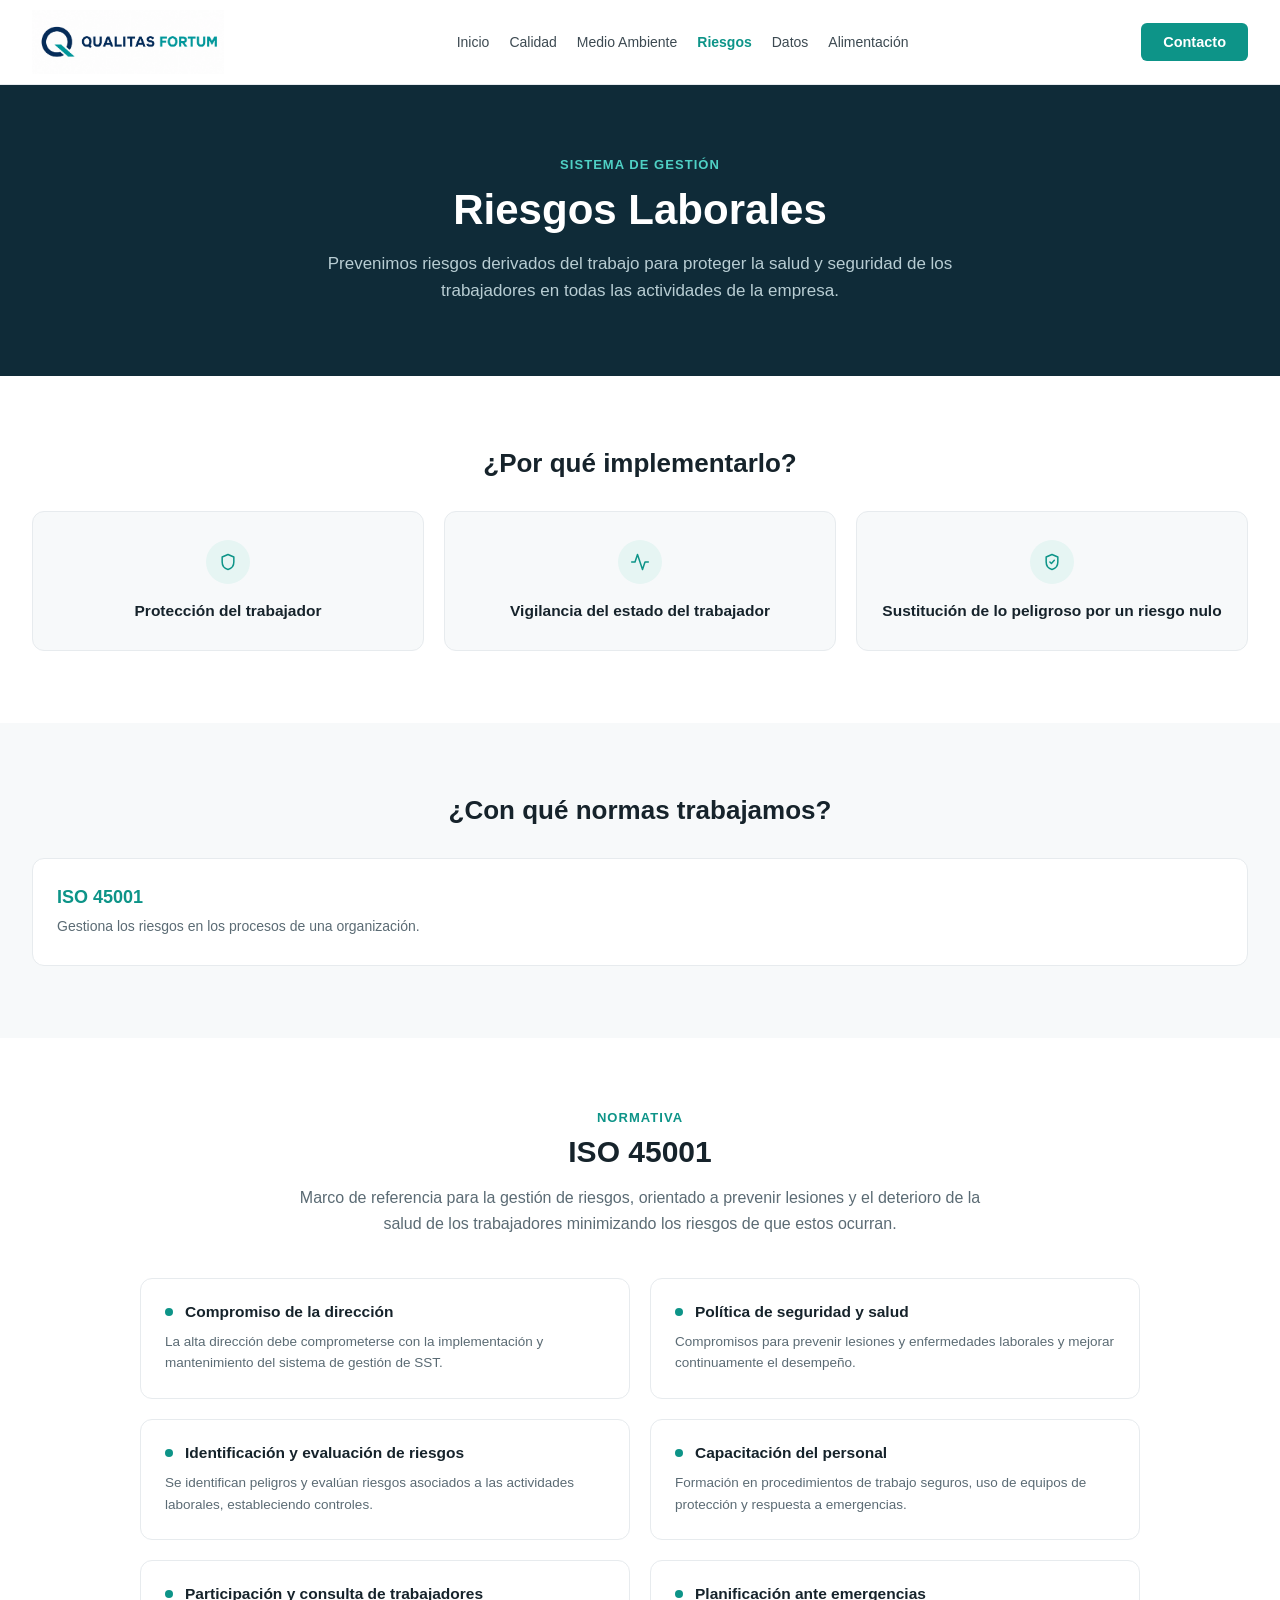
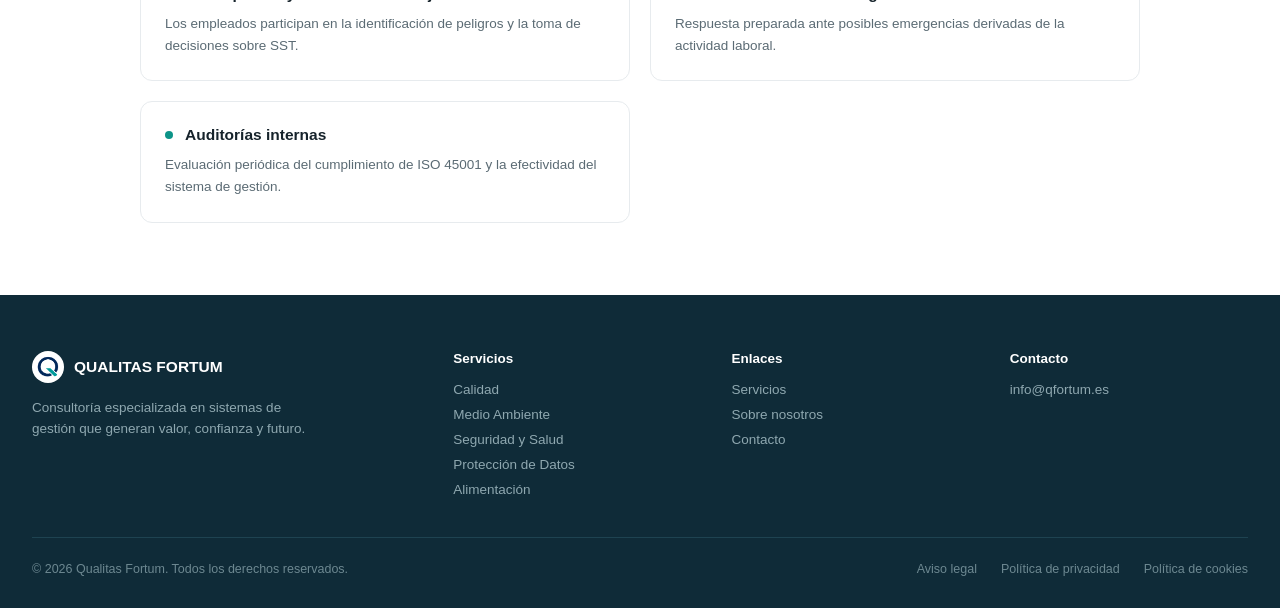
<file: sistema-riesgos-laborales.html>
<!DOCTYPE html>
<html lang="es">
<head>
  <meta charset="utf-8">
  <meta name="viewport" content="width=device-width, initial-scale=1">
  <title>Seguridad y Salud en el Trabajo · Qualitas Fortum</title>
  <meta name="description" content="Qualitas Fortum, consultoría especializada en sistemas de gestión: calidad, medio ambiente, seguridad y salud, protección de datos y seguridad alimentaria.">
  <link rel="icon" href="assets/Logo-pequeño.png">
  <link rel="stylesheet" href="styles.css">
  <link rel="canonical" href="https://www.qfortum.es/sistema-riesgos-laborales.html">
</head>
<body>
<div style="font-family: 'Helvetica Neue', Helvetica, Arial, sans-serif; color: #1e2a32; background: #ffffff; width: 100%;">

  <div style="position: sticky; top: 0; z-index: 100; width: 100%; background: #ffffff; border-bottom: 1px solid #e7ebee; box-sizing: border-box;">
    <div class="qf-sec" style="width: 100%; max-width: 1280px; margin: 0 auto; height: 84px; padding: 0 32px; display: flex; align-items: center; justify-content: space-between; box-sizing: border-box;">
      <a href="index.html" style="display: flex; align-items: center; gap: 12px;">
        <img src="assets/logo-qualitas-fortum.png" alt="Qualitas Fortum" style="height: 64px; width: auto; display: block; mix-blend-mode: multiply;">
      </a>
      <div class="qf-navlinks" style="display: flex; align-items: center; gap: 20px;">
        <a href="index.html" style="font-size: 14px; color: #3d4a52; font-weight: 500; white-space: nowrap;">Inicio</a>
        <a href="sistema-calidad.html" style="font-size: 14px; color: #3d4a52; font-weight: 500; white-space: nowrap;">Calidad</a>
        <a href="sistema-medioambiente.html" style="font-size: 14px; color: #3d4a52; font-weight: 500; white-space: nowrap;">Medio Ambiente</a>
        <a href="sistema-riesgos-laborales.html" style="font-size: 14px; color: #0d9488; font-weight: 700; white-space: nowrap;">Riesgos</a>
        <a href="sistema-proteccion-datos.html" style="font-size: 14px; color: #3d4a52; font-weight: 500; white-space: nowrap;">Datos</a>
        <a href="sistema-alimentario.html" style="font-size: 14px; color: #3d4a52; font-weight: 500; white-space: nowrap;">Alimentación</a>
      </div>
      <div style="display: flex; align-items: center; gap: 10px;">
        <a href="index.html#contacto" style="background: #0d9488; color: #ffffff; padding: 11px 22px; border-radius: 6px; font-size: 14.5px; font-weight: 600; white-space: nowrap;">Contacto</a>
        <button class="qf-burger" style="display: none; width: 40px; height: 40px; border: 1px solid #d6dde1; border-radius: 8px; background: #ffffff; align-items: center; justify-content: center; cursor: pointer; flex-shrink: 0;">
          <div style="width: 18px; height: 2px; background: #16232b; position: relative;">
            <div style="position: absolute; top: -6px; left: 0; width: 18px; height: 2px; background: #16232b;"></div>
            <div style="position: absolute; top: 6px; left: 0; width: 18px; height: 2px; background: #16232b;"></div>
          </div>
        </button>
      </div>
    </div>
    <div class="qf-mobile-menu qf-sec" style="display: none; flex-direction: column; padding: 8px 32px 20px; border-top: 1px solid #e7ebee; background: #ffffff;">
      <a href="index.html" style="font-size: 15.5px; color: #3d4a52; font-weight: 500; padding: 12px 0; border-bottom: 1px solid #f0f3f4;">Inicio</a>
      <a href="sistema-calidad.html" style="font-size: 15.5px; color: #3d4a52; font-weight: 500; padding: 12px 0; border-bottom: 1px solid #f0f3f4;">Calidad</a>
      <a href="sistema-medioambiente.html" style="font-size: 15.5px; color: #3d4a52; font-weight: 500; padding: 12px 0; border-bottom: 1px solid #f0f3f4;">Medio Ambiente</a>
      <a href="sistema-riesgos-laborales.html" style="font-size: 15.5px; color: #0d9488; font-weight: 700; padding: 12px 0; border-bottom: 1px solid #f0f3f4;">Riesgos</a>
      <a href="sistema-proteccion-datos.html" style="font-size: 15.5px; color: #3d4a52; font-weight: 500; padding: 12px 0; border-bottom: 1px solid #f0f3f4;">Datos</a>
      <a href="sistema-alimentario.html" style="font-size: 15.5px; color: #3d4a52; font-weight: 500; padding: 12px 0;">Alimentación</a>
    </div>
  </div>

  <div style="width: 100%; display: flex; justify-content: center; padding: 72px 32px; box-sizing: border-box; background: #0f2b38;">
    <div style="width: 100%; max-width: 1280px; text-align: center;">
      <div style="font-size: 13px; font-weight: 700; letter-spacing: 0.08em; color: #4fd1c5; margin-bottom: 14px;">SISTEMA DE GESTIÓN</div>
      <h1 style="font-size: 42px; font-weight: 700; color: #ffffff; margin: 0 0 16px;">Riesgos Laborales</h1>
      <p style="font-size: 17px; color: #b8cdd3; max-width: 640px; margin: 0 auto; line-height: 1.6;">Prevenimos riesgos derivados del trabajo para proteger la salud y seguridad de los trabajadores en todas las actividades de la empresa.</p>
    </div>
  </div>

  <div style="width: 100%; display: flex; justify-content: center; padding: 72px 32px; box-sizing: border-box; background: #ffffff;">
    <div style="width: 100%; max-width: 1280px;">
      <h2 style="font-size: 26px; font-weight: 700; color: #16232b; margin: 0 0 32px; text-align: center;">¿Por qué implementarlo?</h2>
      <div class="qf-grid-3" style="display: grid; grid-template-columns: repeat(3, 1fr); gap: 20px;">
        <div style="background: #f7f9fa; border: 1px solid #e7ebee; border-radius: 12px; padding: 28px 24px; text-align: center;">
          <div style="width: 44px; height: 44px; border-radius: 50%; background: #e6f5f3; display: flex; align-items: center; justify-content: center; margin: 0 auto 16px;">
            <svg width="20" height="20" viewBox="0 0 24 24" fill="none" stroke="#0d9488" stroke-width="1.8" stroke-linecap="round" stroke-linejoin="round"><path d="M12 3l7 3v6c0 4.5-3 8-7 9-4-1-7-4.5-7-9V6z"></path></svg>
          </div>
          <div style="font-size: 15.5px; font-weight: 600; color: #16232b; line-height: 1.4;">Protección del trabajador</div>
        </div>
        <div style="background: #f7f9fa; border: 1px solid #e7ebee; border-radius: 12px; padding: 28px 24px; text-align: center;">
          <div style="width: 44px; height: 44px; border-radius: 50%; background: #e6f5f3; display: flex; align-items: center; justify-content: center; margin: 0 auto 16px;">
            <svg width="20" height="20" viewBox="0 0 24 24" fill="none" stroke="#0d9488" stroke-width="1.8" stroke-linecap="round" stroke-linejoin="round"><path d="M22 12h-4l-3 9L9 3l-3 9H2"></path></svg>
          </div>
          <div style="font-size: 15.5px; font-weight: 600; color: #16232b; line-height: 1.4;">Vigilancia del estado del trabajador</div>
        </div>
        <div style="background: #f7f9fa; border: 1px solid #e7ebee; border-radius: 12px; padding: 28px 24px; text-align: center;">
          <div style="width: 44px; height: 44px; border-radius: 50%; background: #e6f5f3; display: flex; align-items: center; justify-content: center; margin: 0 auto 16px;">
            <svg width="20" height="20" viewBox="0 0 24 24" fill="none" stroke="#0d9488" stroke-width="1.8" stroke-linecap="round" stroke-linejoin="round"><path d="M12 3l7 3v6c0 4.5-3 8-7 9-4-1-7-4.5-7-9V6z"></path><path d="M9.5 12l1.8 1.8L14.8 10"></path></svg>
          </div>
          <div style="font-size: 15.5px; font-weight: 600; color: #16232b; line-height: 1.4;">Sustitución de lo peligroso por un riesgo nulo</div>
        </div>
      </div>
    </div>
  </div>

  <div style="width: 100%; display: flex; justify-content: center; padding: 72px 32px; box-sizing: border-box; background: #f7f9fa;">
    <div style="width: 100%; max-width: 1280px;">
      <h2 style="font-size: 26px; font-weight: 700; color: #16232b; margin: 0 0 32px; text-align: center;">¿Con qué normas trabajamos?</h2>
      <div style="display: grid; grid-template-columns: repeat(auto-fit, minmax(240px, 1fr)); gap: 20px;">
        
          <a href="#iso45001" style="background: #ffffff; border: 1px solid #e7ebee; border-radius: 12px; padding: 28px 24px;">
            <div style="font-size: 18px; font-weight: 700; color: #0d9488; margin-bottom: 8px;">ISO 45001</div>
            <div style="font-size: 14px; color: #5b6b74; line-height: 1.5;">Gestiona los riesgos en los procesos de una organización.</div>
          </a>
        
      </div>
    </div>
  </div>

  
    <div id="iso45001" style="width: 100%; display: flex; justify-content: center; padding: 72px 32px; box-sizing: border-box; background: #ffffff;">
      <div style="width: 100%; max-width: 1000px;">
        <div style="font-size: 13px; font-weight: 700; letter-spacing: 0.08em; color: #0d9488; margin-bottom: 10px; text-align: center;">NORMATIVA</div>
        <h2 style="font-size: 30px; font-weight: 700; color: #16232b; margin: 0 0 16px; text-align: center;">ISO 45001</h2>
        <p style="font-size: 16px; color: #5b6b74; line-height: 1.65; text-align: center; max-width: 720px; margin: 0 auto 40px;">Marco de referencia para la gestión de riesgos, orientado a prevenir lesiones y el deterioro de la salud de los trabajadores minimizando los riesgos de que estos ocurran.</p>
        <div class="qf-grid-2" style="display: grid; grid-template-columns: repeat(2, 1fr); gap: 20px;">
          
            <div style="background: #ffffff; border: 1px solid #e7ebee; border-radius: 12px; padding: 24px;">
              <div style="display: flex; align-items: center; gap: 12px; margin-bottom: 10px;">
                <div style="width: 8px; height: 8px; border-radius: 50%; background: #0d9488; flex-shrink: 0;"></div>
                <div style="font-size: 15.5px; font-weight: 700; color: #16232b;">Compromiso de la dirección</div>
              </div>
              <div style="font-size: 13.5px; color: #5b6b74; line-height: 1.6;">La alta dirección debe comprometerse con la implementación y mantenimiento del sistema de gestión de SST.</div>
            </div>
          
            <div style="background: #ffffff; border: 1px solid #e7ebee; border-radius: 12px; padding: 24px;">
              <div style="display: flex; align-items: center; gap: 12px; margin-bottom: 10px;">
                <div style="width: 8px; height: 8px; border-radius: 50%; background: #0d9488; flex-shrink: 0;"></div>
                <div style="font-size: 15.5px; font-weight: 700; color: #16232b;">Política de seguridad y salud</div>
              </div>
              <div style="font-size: 13.5px; color: #5b6b74; line-height: 1.6;">Compromisos para prevenir lesiones y enfermedades laborales y mejorar continuamente el desempeño.</div>
            </div>
          
            <div style="background: #ffffff; border: 1px solid #e7ebee; border-radius: 12px; padding: 24px;">
              <div style="display: flex; align-items: center; gap: 12px; margin-bottom: 10px;">
                <div style="width: 8px; height: 8px; border-radius: 50%; background: #0d9488; flex-shrink: 0;"></div>
                <div style="font-size: 15.5px; font-weight: 700; color: #16232b;">Identificación y evaluación de riesgos</div>
              </div>
              <div style="font-size: 13.5px; color: #5b6b74; line-height: 1.6;">Se identifican peligros y evalúan riesgos asociados a las actividades laborales, estableciendo controles.</div>
            </div>
          
            <div style="background: #ffffff; border: 1px solid #e7ebee; border-radius: 12px; padding: 24px;">
              <div style="display: flex; align-items: center; gap: 12px; margin-bottom: 10px;">
                <div style="width: 8px; height: 8px; border-radius: 50%; background: #0d9488; flex-shrink: 0;"></div>
                <div style="font-size: 15.5px; font-weight: 700; color: #16232b;">Capacitación del personal</div>
              </div>
              <div style="font-size: 13.5px; color: #5b6b74; line-height: 1.6;">Formación en procedimientos de trabajo seguros, uso de equipos de protección y respuesta a emergencias.</div>
            </div>
          
            <div style="background: #ffffff; border: 1px solid #e7ebee; border-radius: 12px; padding: 24px;">
              <div style="display: flex; align-items: center; gap: 12px; margin-bottom: 10px;">
                <div style="width: 8px; height: 8px; border-radius: 50%; background: #0d9488; flex-shrink: 0;"></div>
                <div style="font-size: 15.5px; font-weight: 700; color: #16232b;">Participación y consulta de trabajadores</div>
              </div>
              <div style="font-size: 13.5px; color: #5b6b74; line-height: 1.6;">Los empleados participan en la identificación de peligros y la toma de decisiones sobre SST.</div>
            </div>
          
            <div style="background: #ffffff; border: 1px solid #e7ebee; border-radius: 12px; padding: 24px;">
              <div style="display: flex; align-items: center; gap: 12px; margin-bottom: 10px;">
                <div style="width: 8px; height: 8px; border-radius: 50%; background: #0d9488; flex-shrink: 0;"></div>
                <div style="font-size: 15.5px; font-weight: 700; color: #16232b;">Planificación ante emergencias</div>
              </div>
              <div style="font-size: 13.5px; color: #5b6b74; line-height: 1.6;">Respuesta preparada ante posibles emergencias derivadas de la actividad laboral.</div>
            </div>
          
            <div style="background: #ffffff; border: 1px solid #e7ebee; border-radius: 12px; padding: 24px;">
              <div style="display: flex; align-items: center; gap: 12px; margin-bottom: 10px;">
                <div style="width: 8px; height: 8px; border-radius: 50%; background: #0d9488; flex-shrink: 0;"></div>
                <div style="font-size: 15.5px; font-weight: 700; color: #16232b;">Auditorías internas</div>
              </div>
              <div style="font-size: 13.5px; color: #5b6b74; line-height: 1.6;">Evaluación periódica del cumplimiento de ISO 45001 y la efectividad del sistema de gestión.</div>
            </div>
          
        </div>
      </div>
    </div>
  

  <div style="width: 100%; display: flex; justify-content: center; padding: 56px 32px 32px; box-sizing: border-box; background: #0f2b38;">
    <div style="width: 100%; max-width: 1280px;">
      <div class="qf-grid-4" style="display: grid; grid-template-columns: 1.6fr 1fr 1fr 1fr; gap: 40px; padding-bottom: 40px; border-bottom: 1px solid #1e4351;">
        <div>
          <div style="display: flex; align-items: center; gap: 10px; margin-bottom: 14px;">
            <img src="assets/Logo-pequeño.png" alt="Qualitas Fortum" style="width: 32px; height: 32px; display: block; background: #ffffff; border-radius: 50%; box-sizing: border-box; padding: 4px;">
            <div style="font-size: 15.5px; font-weight: 700; color: #ffffff;">QUALITAS FORTUM</div>
          </div>
          <p style="font-size: 13.5px; color: #8fa8b0; line-height: 1.6; max-width: 280px; margin: 0;">Consultoría especializada en sistemas de gestión que generan valor, confianza y futuro.</p>
        </div>
        <div>
          <div style="font-size: 13.5px; font-weight: 700; color: #ffffff; margin-bottom: 16px;">Servicios</div>
          <div style="display: flex; flex-direction: column; gap: 10px;">
            <a href="sistema-calidad.html" style="font-size: 13.5px; color: #8fa8b0;">Calidad</a>
            <a href="sistema-medioambiente.html" style="font-size: 13.5px; color: #8fa8b0;">Medio Ambiente</a>
            <a href="sistema-riesgos-laborales.html" style="font-size: 13.5px; color: #8fa8b0;">Seguridad y Salud</a>
            <a href="sistema-proteccion-datos.html" style="font-size: 13.5px; color: #8fa8b0;">Protección de Datos</a>
            <a href="sistema-alimentario.html" style="font-size: 13.5px; color: #8fa8b0;">Alimentación</a>
          </div>
        </div>
        <div>
          <div style="font-size: 13.5px; font-weight: 700; color: #ffffff; margin-bottom: 16px;">Enlaces</div>
          <div style="display: flex; flex-direction: column; gap: 10px;">
            <a href="index.html#servicios" style="font-size: 13.5px; color: #8fa8b0;">Servicios</a>
            <a href="index.html#nosotros" style="font-size: 13.5px; color: #8fa8b0;">Sobre nosotros</a>
            <a href="index.html#contacto" style="font-size: 13.5px; color: #8fa8b0;">Contacto</a>
          </div>
        </div>
        <div>
          <div style="font-size: 13.5px; font-weight: 700; color: #ffffff; margin-bottom: 16px;">Contacto</div>
          <div style="display: flex; flex-direction: column; gap: 10px;">
            <div style="font-size: 13.5px; color: #8fa8b0;">info@qfortum.es</div>
          </div>
        </div>
      </div>
      <div style="display: flex; align-items: center; justify-content: space-between; padding-top: 24px; flex-wrap: wrap; gap: 12px;">
        <div style="font-size: 12.5px; color: #6d8891;">© 2026 Qualitas Fortum. Todos los derechos reservados.</div>
        <div style="display: flex; gap: 24px;">
          <a href="legal.html" style="font-size: 12.5px; color: #6d8891;">Aviso legal</a>
          <a href="legal.html#privacidad" style="font-size: 12.5px; color: #6d8891;">Política de privacidad</a>
          <a href="legal.html#privacidad" style="font-size: 12.5px; color: #6d8891;">Política de cookies</a>
        </div>
      </div>
    </div>
  </div>

</div>
<script>
(function () {
  var burger = document.querySelector('.qf-burger');
  var menu = document.querySelector('.qf-mobile-menu');
  if (!burger || !menu) return;
  burger.addEventListener('click', function () {
    menu.style.display = menu.style.display === 'flex' ? 'none' : 'flex';
  });
  menu.addEventListener('click', function (e) {
    if (e.target.tagName === 'A') menu.style.display = 'none';
  });
})();
</script>
</body>
</html>
</file>
<file: styles.css>
@font-face { font-family: 'system'; src: local('Helvetica Neue'); }
@keyframes qf-marquee { from { transform: translateX(0); } to { transform: translateX(-50%); } }
.qf-marquee-track { animation: qf-marquee 45s linear infinite; }
.qf-marquee-track:hover { animation-play-state: paused; }
body { margin: 0; }
a { color: #0d9488; text-decoration: none; }
a:hover { color: #0f766e; }
@media (max-width: 900px) {
  .qf-navlinks { display: none !important; }
  .qf-burger { display: flex !important; }
  .qf-grid-2, .qf-grid-3, .qf-grid-4, .qf-grid-5, .qf-hero-grid, .qf-form-row { grid-template-columns: 1fr !important; }
  .qf-sec { padding-left: 20px !important; padding-right: 20px !important; }
  .qf-otros { flex-direction: column !important; align-items: flex-start !important; gap: 18px !important; }
}
@media (min-width: 901px) {
  .qf-mobile-menu { display: none !important; }
}
</file>
